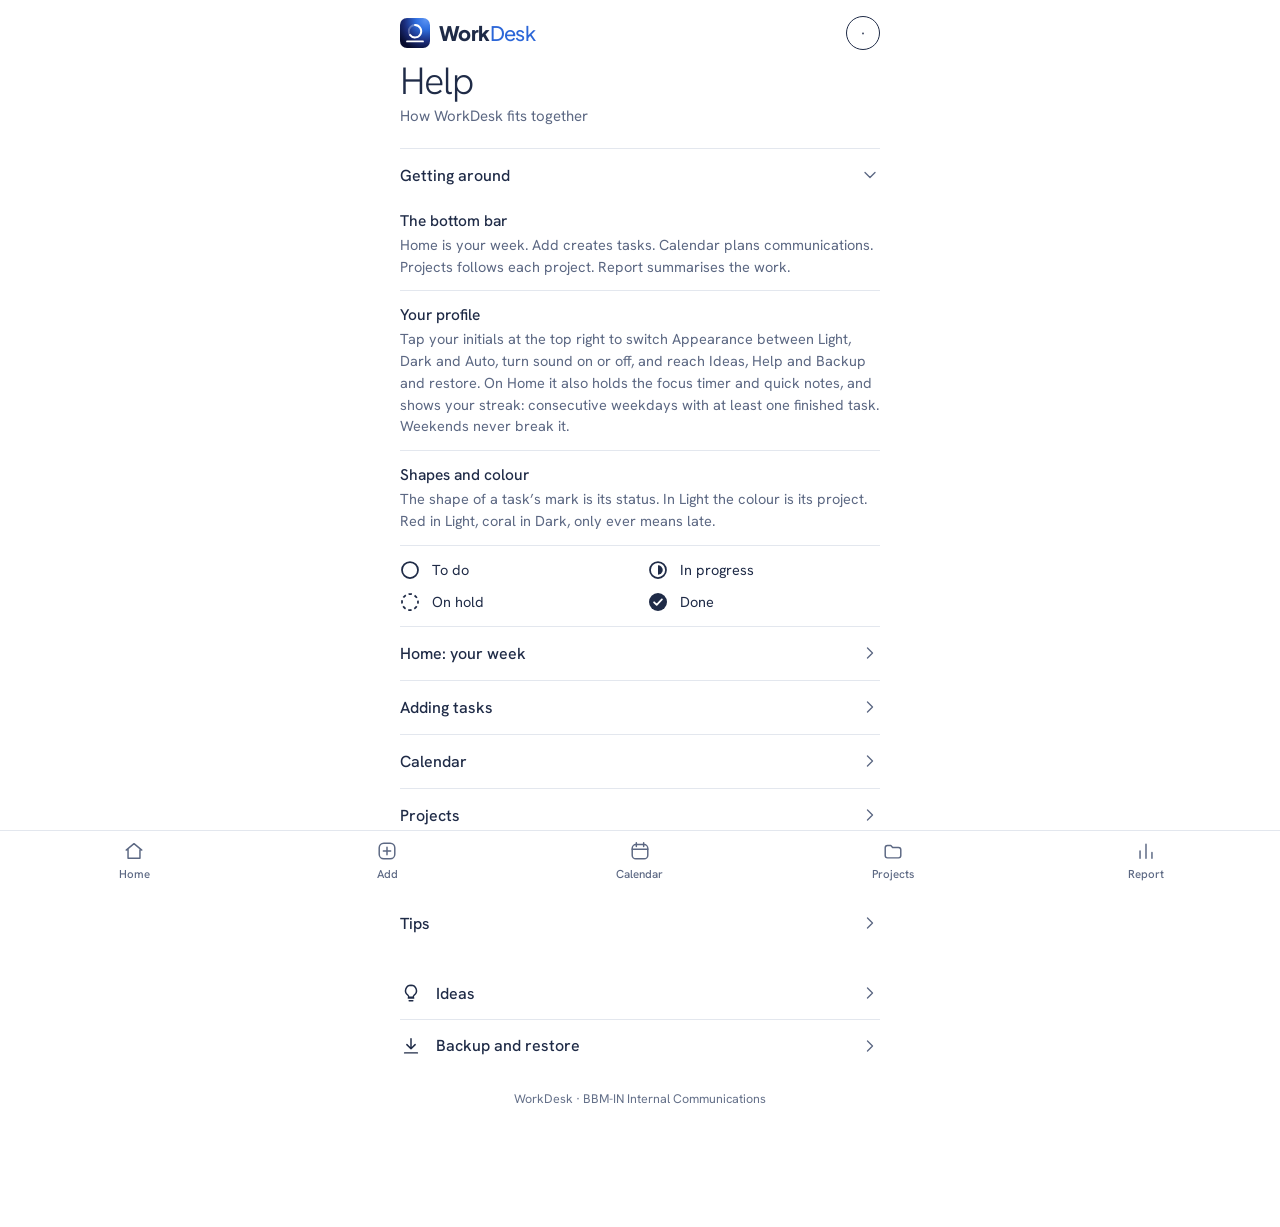
<file: help.html>
<!DOCTYPE html>
<html lang="en">
<head>
<meta charset="UTF-8">
<meta http-equiv="Cache-Control" content="no-cache, no-store, must-revalidate">
<meta http-equiv="Pragma" content="no-cache">
<meta http-equiv="Expires" content="0">
<meta name="viewport" content="width=device-width,initial-scale=1">
<title>WorkDesk — Help</title>
<link rel="icon" href="icons/favicon.ico" sizes="32x32 48x48">
<link rel="icon" href="icons/favicon.svg" type="image/svg+xml">
<link rel="apple-touch-icon" href="icons/apple-touch-icon.png">
<link rel="manifest" href="manifest.json">
<script>/* set the skin before first paint (js/theme.js owns the rest) */(function(){var c='theme-light';try{var m=localStorage.getItem('wd_mode')||'auto';if(m==='dark'||(m==='auto'&&window.matchMedia&&matchMedia('(prefers-color-scheme: dark)').matches))c='theme-dark';}catch(e){}document.documentElement.classList.add(c);})();</script>
<link rel="stylesheet" href="css/style.css">
<link rel="stylesheet" href="css/themes.css">
<link rel="stylesheet" href="css/ui.css?v=20261101">
</head>
<body>
<div class="wd-page" id="main" role="main">
  <header class="wd-appbar">
    <a href="index.html" class="wd-brand" aria-label="WorkDesk"><img class="wd-mark" src="icons/icon-mark.svg" alt="" width="30" height="30"><span class="wd-name"><b>Work</b><i>Desk</i></span></a>
    <button type="button" class="wd-av" id="me-btn" aria-label="Your profile and settings">·</button>
  </header>

  <div class="wd-title"><h1 class="wd-h1">Help</h1></div>
  <div class="wd-sub"><span>How WorkDesk fits together</span></div>

  <div class="rpt-fold hlp-fold">
    <button type="button" class="wd-disc" aria-expanded="true" aria-controls="hb-start" data-fold="start"><span>Getting around</span><svg width="20" height="20" viewBox="0 0 24 24" fill="none" stroke="currentColor" stroke-width="1.6" stroke-linecap="round" stroke-linejoin="round" aria-hidden="true"><path d="M9 6l6 6-6 6"/></svg></button>
    <div class="hlp-body" id="hb-start">
      <div class="hlp-i"><b>The bottom bar</b><p>Home is your week. Add creates tasks. Calendar plans communications. Projects follows each project. Report summarises the work.</p></div>
      <div class="hlp-i"><b>Your profile</b><p>Tap your initials at the top right to switch Appearance between Light, Dark and Auto, turn sound on or off, and reach Ideas, Help and Backup and restore. On Home it also holds the focus timer and quick notes, and shows your streak: consecutive weekdays with at least one finished task. Weekends never break it.</p></div>
      <div class="hlp-i"><b>Shapes and colour</b><p>The shape of a task’s mark is its status. In Light the colour is its project. Red in Light, coral in Dark, only ever means late.</p></div>
      <div class="hlp-legend" aria-label="Status shapes">
        <div><span data-glyph="todo"></span>To do</div>
        <div><span data-glyph="inprog"></span>In progress</div>
        <div><span data-glyph="onhold"></span>On hold</div>
        <div><span data-glyph="done"></span>Done</div>
      </div>
    </div>
  </div>
  <div class="rpt-fold hlp-fold">
    <button type="button" class="wd-disc" aria-expanded="false" aria-controls="hb-home" data-fold="home"><span>Home: your week</span><svg width="20" height="20" viewBox="0 0 24 24" fill="none" stroke="currentColor" stroke-width="1.6" stroke-linecap="round" stroke-linejoin="round" aria-hidden="true"><path d="M9 6l6 6-6 6"/></svg></button>
    <div class="hlp-body" id="hb-home" hidden>
      <div class="hlp-i"><b>This week</b><p>Mine shows what you planned for this week: Late, Today, then Later this week. Backlog, On hold and Done are folded underneath.</p></div>
      <div class="hlp-i"><b>Mark your part done</b><p>Tap a task’s shape. An Undo appears for a few seconds. Tap the shape on a finished task to reopen your part.</p></div>
      <div class="hlp-i"><b>Open a task</b><p>Tap the task itself to start it, put it on hold, add it to your week, set a reminder, edit its details, read the notes, and see each person’s part.</p></div>
      <div class="hlp-i"><b>Plan your week</b><p>Add to week moves a task from Backlog into This week. Ten active tasks fit at once, and finishing one frees a place.</p></div>
      <div class="hlp-i"><b>Routine</b><p>A task that repeats every week. Turn on Repeats every week when you add it, or choose Repeat every week in a task’s sheet. It appears at the top of This week without being added, does not use one of the ten places, and comes back as to do when a new week starts. Finish it and it moves to Done until then. A routine has no due date.</p></div>
      <div class="hlp-i"><b>Strategic</b><p>Mark a team task as Strategic when you add it, or in Edit details. A small star appears in front of its title. When you make a slide, strategic tasks finished in that period get their own dark band above the boxes, whichever project they belong to, and a star in their box. Switch the band off in the slide preview if you do not want it.</p></div>
      <div class="hlp-i"><b>Team</b><p>Team lists everyone with their progress. Open a person to see their tasks. Under them, the Done row shows how last week went (for example “2 of 4 last week”): open it to see what they finished from the tasks they pinned to that week, and what is still unfinished. Last week only appears for weeks the app has saved a plan for; a person’s plan is saved when they next open WorkDesk in a new week. The admin can mark a teammate’s part done and plan their week.</p></div>
      <div class="hlp-i"><b>Search</b><p>The magnifier beside the title opens search and filters. Type a task, a person or a project, or pick a chip such as Due today.</p></div>
    </div>
  </div>
  <div class="rpt-fold hlp-fold">
    <button type="button" class="wd-disc" aria-expanded="false" aria-controls="hb-add" data-fold="add"><span>Adding tasks</span><svg width="20" height="20" viewBox="0 0 24 24" fill="none" stroke="currentColor" stroke-width="1.6" stroke-linecap="round" stroke-linejoin="round" aria-hidden="true"><path d="M9 6l6 6-6 6"/></svg></button>
    <div class="hlp-body" id="hb-add" hidden>
      <div class="hlp-i"><b>The basics</b><p>Write the task, choose who it is for, then Add task. Due, Project and Priority are underneath. While you type, similar tasks that already exist are listed so you don’t add a duplicate.</p></div>
      <div class="hlp-i"><b>MBC and Individual</b><p>An MBC task is a team task, shown to everyone and counted in Report. An Individual task is personal and stays out of the team numbers.</p></div>
      <div class="hlp-i"><b>Each person’s part</b><p>After you choose people, you can write what each person is doing. It shows on the task.</p></div>
      <div class="hlp-i"><b>Project</b><p>Pick an existing project or type a new name. A project appears in Projects as soon as a task uses it.</p></div>
      <div class="hlp-i"><b>All tasks</b><p>At the bottom of the page. Open it to see every task, filter by date range, and edit or delete. Deleting asks for the admin password.</p></div>
    </div>
  </div>
  <div class="rpt-fold hlp-fold">
    <button type="button" class="wd-disc" aria-expanded="false" aria-controls="hb-cal" data-fold="cal"><span>Calendar</span><svg width="20" height="20" viewBox="0 0 24 24" fill="none" stroke="currentColor" stroke-width="1.6" stroke-linecap="round" stroke-linejoin="round" aria-hidden="true"><path d="M9 6l6 6-6 6"/></svg></button>
    <div class="hlp-body" id="hb-cal" hidden>
      <div class="hlp-i"><b>Plan a communication</b><p>Tap a day. Add a subject, pick a type and list the people involved. Switch on Also add it as a task to create a matching team task due that day.</p></div>
      <div class="hlp-i"><b>Types</b><p>Each type has its own shape: Video triangle, Blog square, Email diamond, Event disc, Social plus, Livestream ring, Other dash. The chips under the month show one type at a time.</p></div>
      <div class="hlp-i"><b>Status</b><p>Tap an item’s status to cycle Planned, Sent, Delayed. Delayed shows as late.</p></div>
      <div class="hlp-i"><b>The year and the view</b><p>Communications for the year are listed at the bottom, month by month. Landscape view shows subjects in each day on a wide screen. Everyone sees the same calendar, live.</p></div>
    </div>
  </div>
  <div class="rpt-fold hlp-fold">
    <button type="button" class="wd-disc" aria-expanded="false" aria-controls="hb-proj" data-fold="proj"><span>Projects</span><svg width="20" height="20" viewBox="0 0 24 24" fill="none" stroke="currentColor" stroke-width="1.6" stroke-linecap="round" stroke-linejoin="round" aria-hidden="true"><path d="M9 6l6 6-6 6"/></svg></button>
    <div class="hlp-body" id="hb-proj" hidden>
      <div class="hlp-i"><b>Switching projects</b><p>The chips at the top switch project. A dot on a chip means it has overdue tasks.</p></div>
      <div class="hlp-i"><b>What you see</b><p>A progress ring, then the tasks you have started in their own In progress group at the top (their half-filled circle gives off a slow ripple), then Late, Today and Later this week with the soonest due first. On hold, Done and Team are folded underneath.</p></div>
      <div class="hlp-i"><b>Actions</b><p>Add task opens Add with the project filled in. Edit changes the description and target date. Mark complete moves the project under Completed projects, with an Undo. If tasks are still open it asks whether to mark them done too; the Undo reverses both. Reopen brings it back.</p></div>
      <div class="hlp-i"><b>Merge projects</b><p>Merge under the title combines projects into one. Tick two or more, give the result a name, and every task moves to it, so the old names disappear from Home, Add, Calendar and Reports. Suggestions at the top spot names that start alike. On a project’s page, “Merge into another project” moves its tasks into one you pick. You have 8 seconds to Undo; after that the merge is permanent.</p></div>
      <div class="hlp-i"><b>New project</b><p>Use New project to start one before it has any tasks. A project’s name can’t change afterwards, because every task uses it.</p></div>
    </div>
  </div>
  <div class="rpt-fold hlp-fold">
    <button type="button" class="wd-disc" aria-expanded="false" aria-controls="hb-rpt" data-fold="rpt"><span>Report</span><svg width="20" height="20" viewBox="0 0 24 24" fill="none" stroke="currentColor" stroke-width="1.6" stroke-linecap="round" stroke-linejoin="round" aria-hidden="true"><path d="M9 6l6 6-6 6"/></svg></button>
    <div class="hlp-body" id="hb-rpt" hidden>
      <div class="hlp-i"><b>Four views</b><p>Quarterly is a quarter at a glance. Monthly lists a month’s team tasks, with filters. Weekly is this week’s digest. Performance shows one person or one project over a week, month, quarter or overall.</p></div>
      <div class="hlp-i"><b>Slide for management</b><p>The Slide button builds one PowerPoint slide for a month, a quarter or dates you choose. Rank up to four projects, biggest first; each becomes a coloured box sized by rank and lists the tasks finished in that period, with up to two still in progress. Everything else can be grouped as Other work. You can reword or hide tasks in the preview, which changes only the slide, not your tasks. Routines are not included. The colours change with every download (pick one by hand or turn that off in the preview).</p></div>
      <div class="hlp-i"><b>Share</b><p>The Share button copies a summary or opens a printable report you can save as a PDF. Which options appear depends on the view.</p></div>
      <div class="hlp-i"><b>What counts</b><p>Only MBC tasks count in the team numbers. Individual tasks stay out.</p></div>
    </div>
  </div>
  <div class="rpt-fold hlp-fold">
    <button type="button" class="wd-disc" aria-expanded="false" aria-controls="hb-tips" data-fold="tips"><span>Tips</span><svg width="20" height="20" viewBox="0 0 24 24" fill="none" stroke="currentColor" stroke-width="1.6" stroke-linecap="round" stroke-linejoin="round" aria-hidden="true"><path d="M9 6l6 6-6 6"/></svg></button>
    <div class="hlp-body" id="hb-tips" hidden>
      <div class="hlp-i"><b>Quick notes</b><p>A private scratchpad in your profile on Home. It syncs between your devices.</p></div>
      <div class="hlp-i"><b>Reminders</b><p>Open a task and tap Remind me. When it is due you get a sound and a notice, and you can snooze or dismiss it.</p></div>
      <div class="hlp-i"><b>Focus timer</b><p>Start it from your profile on Home. While it runs, the time left shows at the top.</p></div>
      <div class="hlp-i"><b>Install as an app</b><p>On Android, open the site in Chrome, tap the menu, then Add to Home screen. On iPhone, open it in Safari, tap Share, then Add to Home Screen.</p></div>
      <div class="hlp-i"><b>Refresh</b><p>On Home, pull down from the top to refresh. Updates also arrive on their own.</p></div>
    </div>
  </div>

  <nav class="hlp-more" aria-label="More">
    <a class="wd-mrow" href="ideas.html"><svg width="22" height="22" viewBox="0 0 24 24" fill="none" stroke="currentColor" stroke-width="1.6" stroke-linecap="round" stroke-linejoin="round" aria-hidden="true"><path d="M9 17.5h6M10 20.5h4M12 3.5a6 6 0 0 0-3.4 10.9c.6.5.9 1.1.9 1.6v.5h5v-.5c0-.5.3-1.1.9-1.6A6 6 0 0 0 12 3.5z"/></svg><span>Ideas</span><svg width="20" height="20" viewBox="0 0 24 24" fill="none" stroke="currentColor" stroke-width="1.6" stroke-linecap="round" stroke-linejoin="round" aria-hidden="true"><path d="M9 6l6 6-6 6"/></svg></a>
    <a class="wd-mrow" href="backup.html"><svg width="22" height="22" viewBox="0 0 24 24" fill="none" stroke="currentColor" stroke-width="1.6" stroke-linecap="round" stroke-linejoin="round" aria-hidden="true"><path d="M12 4v11M7.5 10.5 12 15l4.5-4.5M5 19.5h14"/></svg><span>Backup and restore</span><svg width="20" height="20" viewBox="0 0 24 24" fill="none" stroke="currentColor" stroke-width="1.6" stroke-linecap="round" stroke-linejoin="round" aria-hidden="true"><path d="M9 6l6 6-6 6"/></svg></a>
  </nav>
  <p class="hlp-foot">WorkDesk · BBM-IN Internal Communications</p>
</div>

<script type="module">
import { initShell } from './js/shell.js';
import { glyphSVG } from './js/ui.js';

initShell();

// the four status shapes, drawn by the same function the task rows use
document.querySelectorAll('[data-glyph]').forEach(el => { el.innerHTML = glyphSVG(el.dataset.glyph, 20); });

document.addEventListener('click', e => {
  const btn = e.target.closest('[data-fold]');
  if (!btn) return;
  const body = document.getElementById(btn.getAttribute('aria-controls'));
  const open = body.hidden;
  body.hidden = !open;
  btn.setAttribute('aria-expanded', open);
});
</script>
<script>
if ('serviceWorker' in navigator) {
  window.addEventListener('load', () => {
    navigator.serviceWorker.register('/workdesk-pwa/sw.js', { scope: '/workdesk-pwa/' });
  });
}
</script>

<div class="wd-nav-fade"></div>
<nav class="wd-nav" aria-label="Main">
  <a href="index.html"><svg width="22" height="22" viewBox="0 0 24 24" fill="none" stroke="currentColor" stroke-width="1.6" stroke-linecap="round" stroke-linejoin="round" aria-hidden="true"><path d="M3.5 11 12 4l8.5 7M5.5 9.5V20h13V9.5"/></svg>Home</a>
  <a href="input.html"><svg width="22" height="22" viewBox="0 0 24 24" fill="none" stroke="currentColor" stroke-width="1.6" stroke-linecap="round" stroke-linejoin="round" aria-hidden="true"><rect x="3.5" y="3.5" width="17" height="17" rx="5"/><path d="M12 8v8M8 12h8"/></svg>Add</a>
  <a href="calendar.html"><svg width="22" height="22" viewBox="0 0 24 24" fill="none" stroke="currentColor" stroke-width="1.6" stroke-linecap="round" stroke-linejoin="round" aria-hidden="true"><rect x="3.5" y="5" width="17" height="15.5" rx="4"/><path d="M3.5 10h17M8 3v4M16 3v4"/></svg>Calendar</a>
  <a href="projects.html"><svg width="22" height="22" viewBox="0 0 24 24" fill="none" stroke="currentColor" stroke-width="1.6" stroke-linecap="round" stroke-linejoin="round" aria-hidden="true"><path d="M3.5 8.5a2.5 2.5 0 0 1 2.5-2.5h3.6l2 2.2H18a2.5 2.5 0 0 1 2.5 2.5V17a2.5 2.5 0 0 1-2.5 2.5H6A2.5 2.5 0 0 1 3.5 17z"/></svg>Projects</a>
  <a href="report.html"><svg width="22" height="22" viewBox="0 0 24 24" fill="none" stroke="currentColor" stroke-width="1.6" stroke-linecap="round" stroke-linejoin="round" aria-hidden="true"><path d="M5.5 20V12M12 20V4.5M18.5 20v-6.5"/></svg>Report</a>
</nav>
</body>
</html>
</file>
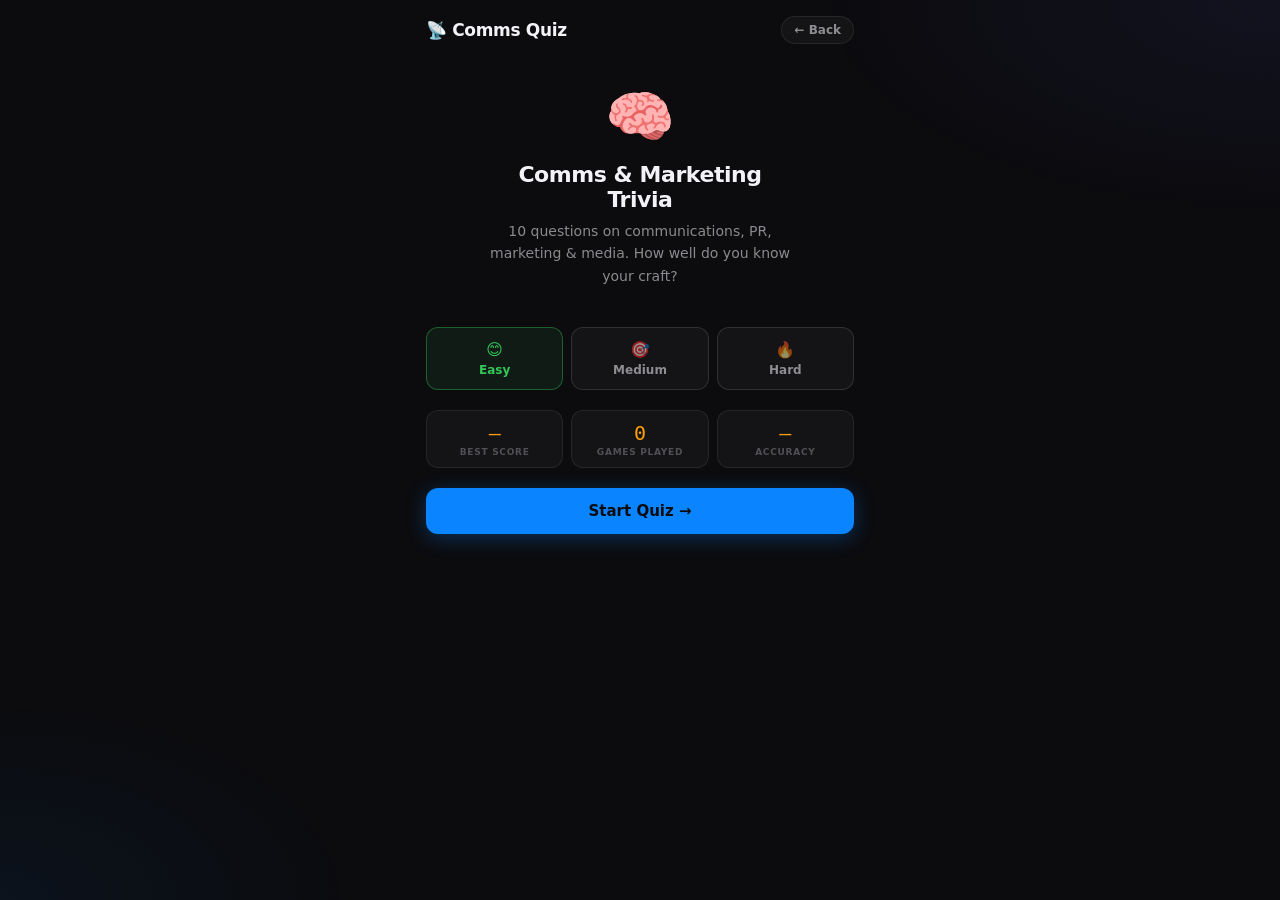
<file: quiz.html>
<!DOCTYPE html>
<html lang="en">
<head>
<meta charset="UTF-8">
<meta name="viewport" content="width=device-width,initial-scale=1,user-scalable=no">
<title>WorkDesk Comms Quiz</title>
<style>
*,*::before,*::after{box-sizing:border-box;margin:0;padding:0}

:root{
  --bg:#0c0c0f;
  --bg2:#141417;
  --bg3:#1c1c21;
  --neon:#0a84ff;
  --green:#34c759;
  --amber:#ff9f0a;
  --red:#ff453a;
  --purple:#5e5ce6;
  --text:#f2f2f7;
  --text2:rgba(242,242,247,.55);
  --text3:rgba(242,242,247,.28);
  --border:rgba(255,255,255,.08);
  --border2:rgba(255,255,255,.12);
}

html,body{
  min-height:100%;
  background:var(--bg);
  color:var(--text);
  font-family:'DM Sans',system-ui,sans-serif;
  -webkit-font-smoothing:antialiased;
}

body::before{
  content:'';
  position:fixed;inset:0;
  background:
    radial-gradient(ellipse 60% 40% at 100% 0%,rgba(94,92,230,.08) 0%,transparent 60%),
    radial-gradient(ellipse 50% 40% at 0% 100%,rgba(10,132,255,.06) 0%,transparent 55%);
  pointer-events:none;z-index:0;
}

.wrap{
  position:relative;z-index:1;
  max-width:460px;margin:0 auto;
  padding:16px 16px 40px;
  min-height:100vh;
  display:flex;flex-direction:column;
}

/* NAV */
.q-nav{
  display:flex;align-items:center;justify-content:space-between;
  margin-bottom:16px;
}
.q-title{font-size:17px;font-weight:800;letter-spacing:-.02em}
.q-back{
  font-size:12px;font-weight:700;color:var(--text2);
  background:var(--bg2);border:1px solid var(--border);
  padding:6px 12px;border-radius:20px;cursor:pointer;
  text-decoration:none;transition:all .15s;
}
.q-back:hover{color:var(--text)}

/* SCREEN SWITCHER */
.screen{display:none}
.screen.active{display:flex;flex-direction:column;flex:1}

/* ── START SCREEN ── */
.start-hero{
  text-align:center;padding:24px 0 20px;
}
.start-emoji{font-size:56px;margin-bottom:12px}
.start-h{font-size:22px;font-weight:800;letter-spacing:-.02em;margin-bottom:8px}
.start-sub{font-size:14px;color:var(--text2);line-height:1.6;max-width:300px;margin:0 auto 20px}

.diff-row{display:flex;gap:8px;margin-bottom:20px}
.diff-btn{
  flex:1;padding:12px 8px;border-radius:12px;
  border:1.5px solid var(--border2);background:var(--bg2);
  color:var(--text2);font-family:inherit;font-size:12px;font-weight:700;
  cursor:pointer;transition:all .15s;text-align:center;
}
.diff-btn:active{transform:scale(.96)}
.diff-btn.sel-easy  {background:rgba(52,199,89,.08); border-color:rgba(52,199,89,.4); color:var(--green)}
.diff-btn.sel-medium{background:rgba(255,159,10,.08);border-color:rgba(255,159,10,.4);color:var(--amber)}
.diff-btn.sel-hard  {background:rgba(255,69,58,.08); border-color:rgba(255,69,58,.4); color:var(--red)}
.diff-label{font-size:16px;margin-bottom:4px}

.start-stats{
  display:flex;gap:8px;margin-bottom:20px;
}
.start-stat{
  flex:1;background:var(--bg2);border:1px solid var(--border);
  border-radius:12px;padding:10px;text-align:center;
}
.start-stat-n{font-family:'JetBrains Mono',monospace;font-size:20px;font-weight:500;color:var(--amber)}
.start-stat-l{font-size:9px;font-weight:700;color:var(--text3);text-transform:uppercase;letter-spacing:.08em;margin-top:2px}

.btn-primary{
  width:100%;padding:14px;border-radius:12px;border:none;
  background:var(--neon);color:#0c0c0f;
  font-family:inherit;font-size:15px;font-weight:700;
  cursor:pointer;transition:all .15s;
  box-shadow:0 4px 20px rgba(10,132,255,.3);
}
.btn-primary:hover{filter:brightness(1.08);transform:translateY(-1px)}
.btn-primary:active{transform:scale(.97)}

/* ── QUIZ SCREEN ── */
.q-progress-wrap{margin-bottom:14px}
.q-progress-row{
  display:flex;align-items:center;justify-content:space-between;
  font-size:11px;color:var(--text2);font-weight:700;margin-bottom:6px;
}
.q-progress-bar{
  height:4px;background:var(--bg3);border-radius:2px;overflow:hidden;
}
.q-progress-fill{
  height:100%;background:var(--neon);border-radius:2px;
  transition:width .4s cubic-bezier(.4,0,.2,1);
}

.q-timer-row{
  display:flex;align-items:center;justify-content:space-between;
  margin-bottom:12px;
}
.q-cat{
  font-size:10px;font-weight:700;color:var(--text3);
  text-transform:uppercase;letter-spacing:.1em;
}
.q-timer{
  font-family:'JetBrains Mono',monospace;
  font-size:14px;font-weight:500;
  padding:4px 10px;border-radius:10px;
  background:var(--bg2);border:1px solid var(--border);
  transition:color .3s,border-color .3s,background .3s;
}
.q-timer.warn{color:var(--amber);border-color:rgba(255,159,10,.3);background:rgba(255,159,10,.06)}
.q-timer.danger{color:var(--red);border-color:rgba(255,69,58,.3);background:rgba(255,69,58,.06)}

.q-card{
  background:var(--bg2);border:1px solid var(--border2);
  border-radius:18px;padding:20px 18px;margin-bottom:14px;
  box-shadow:0 1px 0 rgba(255,255,255,.06) inset, 0 4px 24px rgba(0,0,0,.4);
  min-height:100px;
  display:flex;align-items:center;
}
.q-text{
  font-size:16px;font-weight:600;line-height:1.5;color:var(--text);
}

.q-options{display:flex;flex-direction:column;gap:8px;margin-bottom:16px}
.q-opt{
  padding:13px 16px;border-radius:12px;
  border:1.5px solid var(--border2);background:var(--bg2);
  color:var(--text);font-family:inherit;font-size:14px;font-weight:500;
  cursor:pointer;text-align:left;transition:all .15s;
  -webkit-tap-highlight-color:transparent;
  position:relative;overflow:hidden;
}
.q-opt:hover:not(:disabled){border-color:rgba(10,132,255,.4);color:var(--text)}
.q-opt:active:not(:disabled){transform:scale(.98)}
.q-opt:disabled{cursor:default}
.q-opt.correct{
  border-color:var(--green)!important;
  background:rgba(52,199,89,.1)!important;
  color:var(--green)!important;
}
.q-opt.wrong{
  border-color:var(--red)!important;
  background:rgba(255,69,58,.08)!important;
  color:var(--red)!important;
}
.q-opt.reveal{
  border-color:rgba(52,199,89,.3)!important;
  background:rgba(52,199,89,.05)!important;
  color:rgba(52,199,89,.6)!important;
}

.q-score-live{
  display:flex;gap:8px;align-items:center;
  font-size:12px;color:var(--text2);font-weight:600;
}
.q-score-badge{
  background:var(--bg3);border:1px solid var(--border);
  border-radius:20px;padding:3px 10px;
  font-family:'JetBrains Mono',monospace;
  font-size:13px;color:var(--neon);font-weight:500;
}

/* Feedback toast */
.q-feedback{
  position:fixed;top:16px;left:50%;transform:translateX(-50%) translateY(-80px);
  background:var(--bg3);border:1px solid var(--border2);
  border-radius:12px;padding:10px 18px;
  font-size:13px;font-weight:700;
  transition:transform .3s cubic-bezier(.34,1.56,.64,1);
  z-index:99;white-space:nowrap;
}
.q-feedback.show{transform:translateX(-50%) translateY(0)}
.q-feedback.good{border-color:rgba(52,199,89,.4);color:var(--green)}
.q-feedback.bad {border-color:rgba(255,69,58,.3); color:var(--red)}

/* ── RESULTS SCREEN ── */
.result-hero{text-align:center;padding:20px 0 16px}
.result-emoji{font-size:52px;margin-bottom:10px}
.result-rank{
  font-size:15px;font-weight:800;letter-spacing:.04em;text-transform:uppercase;
  margin-bottom:4px;
}
.result-score{
  font-family:'JetBrains Mono',monospace;
  font-size:48px;font-weight:500;line-height:1;margin-bottom:4px;
}
.result-sub{font-size:13px;color:var(--text2);margin-bottom:20px}

.result-grid{
  display:grid;grid-template-columns:1fr 1fr;gap:8px;margin-bottom:16px;
}
.result-stat{
  background:var(--bg2);border:1px solid var(--border);
  border-radius:12px;padding:12px;text-align:center;
}
.result-stat-n{font-family:'JetBrains Mono',monospace;font-size:22px;font-weight:500;line-height:1;margin-bottom:3px}
.result-stat-l{font-size:9px;font-weight:700;color:var(--text3);text-transform:uppercase;letter-spacing:.08em}

.result-breakdown{
  background:var(--bg2);border:1px solid var(--border);
  border-radius:14px;padding:14px;margin-bottom:16px;
}
.result-row{
  display:flex;align-items:center;gap:8px;padding:6px 0;
  border-bottom:1px solid var(--border);font-size:12px;
}
.result-row:last-child{border-bottom:none}
.result-row-q{flex:1;color:var(--text2);line-height:1.4}
.result-row-icon{font-size:14px;flex-shrink:0}

.btn-secondary{
  width:100%;padding:12px;border-radius:12px;
  border:1.5px solid var(--border2);background:none;
  color:var(--text2);font-family:inherit;font-size:14px;font-weight:700;
  cursor:pointer;transition:all .15s;margin-top:8px;
}
.btn-secondary:hover{border-color:var(--border2);color:var(--text)}
.btn-secondary:active{transform:scale(.97)}
</style>
</head>
<body>
<div class="q-feedback" id="feedback"></div>
<div class="wrap">
  <div class="q-nav">
    <div class="q-title">📡 Comms Quiz</div>
    <a class="q-back" href="index.html">← Back</a>
  </div>

  <!-- START -->
  <div class="screen active" id="screen-start">
    <div class="start-hero">
      <div class="start-emoji">🧠</div>
      <div class="start-h">Comms & Marketing<br>Trivia</div>
      <div class="start-sub">10 questions on communications, PR, marketing & media. How well do you know your craft?</div>
    </div>

    <div class="diff-row">
      <button class="diff-btn sel-easy" id="d-easy" onclick="setDiff('easy')">
        <div class="diff-label">😊</div>Easy
      </button>
      <button class="diff-btn" id="d-medium" onclick="setDiff('medium')">
        <div class="diff-label">🎯</div>Medium
      </button>
      <button class="diff-btn" id="d-hard" onclick="setDiff('hard')">
        <div class="diff-label">🔥</div>Hard
      </button>
    </div>

    <div class="start-stats">
      <div class="start-stat">
        <div class="start-stat-n" id="ss-best">—</div>
        <div class="start-stat-l">Best Score</div>
      </div>
      <div class="start-stat">
        <div class="start-stat-n" id="ss-played">—</div>
        <div class="start-stat-l">Games Played</div>
      </div>
      <div class="start-stat">
        <div class="start-stat-n" id="ss-acc">—</div>
        <div class="start-stat-l">Accuracy</div>
      </div>
    </div>
    <button class="btn-primary" onclick="startQuiz()">Start Quiz →</button>
  </div>

  <!-- QUIZ -->
  <div class="screen" id="screen-quiz">
    <div class="q-progress-wrap">
      <div class="q-progress-row">
        <span id="q-num">Q1 of 10</span>
        <div class="q-score-live">Score <span class="q-score-badge" id="q-score-live">0</span></div>
      </div>
      <div class="q-progress-bar"><div class="q-progress-fill" id="q-prog" style="width:0%"></div></div>
    </div>

    <div class="q-timer-row">
      <div class="q-cat" id="q-cat">Category</div>
      <div class="q-timer" id="q-timer">15s</div>
    </div>

    <div class="q-card"><div class="q-text" id="q-text">Loading…</div></div>

    <div class="q-options" id="q-opts"></div>
  </div>

  <!-- RESULTS -->
  <div class="screen" id="screen-results">
    <div class="result-hero">
      <div class="result-emoji" id="r-emoji">🎉</div>
      <div class="result-rank" id="r-rank" style="color:var(--amber)">Senior Strategist</div>
      <div class="result-score" id="r-score" style="color:var(--neon)">0</div>
      <div class="result-sub" id="r-sub">8 of 10 correct · 45s avg</div>
    </div>
    <div class="result-grid">
      <div class="result-stat"><div class="result-stat-n" id="r-correct" style="color:var(--green)">0</div><div class="result-stat-l">Correct</div></div>
      <div class="result-stat"><div class="result-stat-n" id="r-wrong"   style="color:var(--red)">0</div><div class="result-stat-l">Wrong</div></div>
      <div class="result-stat"><div class="result-stat-n" id="r-streak"  style="color:var(--purple)">0</div><div class="result-stat-l">Best Streak</div></div>
      <div class="result-stat"><div class="result-stat-n" id="r-time"    style="color:var(--amber)">0s</div><div class="result-stat-l">Avg Time</div></div>
    </div>
    <div class="result-breakdown" id="r-breakdown"></div>
    <button class="btn-primary" onclick="startQuiz()">Play Again</button>
    <button class="btn-secondary" onclick="showScreen('start')">Change Difficulty</button>
  </div>
</div>

<script>
// ── QUESTION BANK ──────────────────────────────────────────────────────────
const QUESTIONS = [
  // EASY
  {q:"What does PR stand for in communications?",a:["Public Relations","Press Release","Promotional Range","Public Reach"],c:0,cat:"PR Basics",d:"easy"},
  {q:"Which social media platform is primarily used for professional networking?",a:["Instagram","TikTok","LinkedIn","Snapchat"],c:2,cat:"Social Media",d:"easy"},
  {q:"What is a press release?",a:["A social media post","An official statement issued to media","A paid advertisement","An internal memo"],c:1,cat:"PR Basics",d:"easy"},
  {q:"What does 'target audience' mean in marketing?",a:["The total number of followers","A specific group of people you want to reach","All employees in a company","The media outlets you contact"],c:1,cat:"Marketing",d:"easy"},
  {q:"What is a brand?",a:["Just a company logo","A product's price point","The identity and perception of a company or product","A type of advertisement"],c:2,cat:"Branding",d:"easy"},
  {q:"What is 'earned media'?",a:["Paid advertising","Coverage you've paid for","Free publicity gained through PR efforts","Social media posts"],c:2,cat:"Media",d:"easy"},
  {q:"What does SEO stand for?",a:["Social Engagement Optimization","Search Engine Optimization","Strategic Editorial Output","Subscriber Engagement Online"],c:1,cat:"Digital",d:"easy"},
  {q:"Which element is NOT typically in a press release?",a:["Headline","Contact information","Financial projections","Dateline"],c:2,cat:"PR Basics",d:"easy"},
  {q:"What is a 'call to action' (CTA)?",a:["A phone call to a journalist","A prompt asking the audience to do something","A type of email subject line","A crisis response strategy"],c:1,cat:"Marketing",d:"easy"},
  {q:"What is 'internal communications'?",a:["Emails to external clients","Messaging between employees within an organization","Social media management","Press releases to media"],c:1,cat:"Corporate Comms",d:"easy"},
  {q:"Which metric measures how many people saw your content?",a:["Engagement rate","Click-through rate","Reach/Impressions","Conversion rate"],c:2,cat:"Analytics",d:"easy"},
  {q:"What is a 'media kit'?",a:["A box of cameras","A package of information about your brand for media","A type of press conference","A social media calendar"],c:1,cat:"PR Basics",d:"easy"},

  // MEDIUM
  {q:"The PESO model in PR stands for which four media types?",a:["Paid, Earned, Shared, Owned","Press, Editorial, Social, Online","Public, External, Shared, Official","Planned, Executed, Shared, Observed"],c:0,cat:"PR Strategy",d:"medium"},
  {q:"What is 'share of voice' in marketing analytics?",a:["The number of podcast episodes","Your brand's presence vs competitors in a market","The volume of your advertisements","How loud your brand speaks"],c:1,cat:"Analytics",d:"medium"},
  {q:"What is the primary purpose of a communications strategy?",a:["To increase sales directly","To outline how an org will communicate with stakeholders","To manage social media accounts","To train the PR team"],c:1,cat:"Strategy",d:"medium"},
  {q:"What is 'crisis communications'?",a:["A communications training program","Managing information during a negative event to protect reputation","Daily internal newsletters","Emergency broadcast systems"],c:1,cat:"Crisis Comms",d:"medium"},
  {q:"In content marketing, what does 'evergreen content' mean?",a:["Content about environmental topics","Content that remains relevant long after publication","Seasonal campaign content","Content with green branding"],c:1,cat:"Content",d:"medium"},
  {q:"What is 'thought leadership' in B2B communications?",a:["Hosting internal training sessions","Positioning executives as experts in their field through content","Managing press conferences","Creating product documentation"],c:1,cat:"Corporate Comms",d:"medium"},
  {q:"What does 'A/B testing' mean in communications?",a:["Testing in two different markets","Comparing two versions to see which performs better","A billing model for agencies","Testing for two audiences simultaneously"],c:1,cat:"Digital",d:"medium"},
  {q:"What is the 'inverted pyramid' in journalism?",a:["A design technique for visuals","A story structure: most important info first","A social media posting schedule","A PR crisis framework"],c:1,cat:"Journalism",d:"medium"},
  {q:"What does KPI stand for in marketing?",a:["Key Press Initiative","Key Performance Indicator","Knowledge-based PR Index","Known Publishing Information"],c:1,cat:"Analytics",d:"medium"},
  {q:"What is an 'editorial calendar'?",a:["A journalist's appointment book","A planned schedule for content creation and publication","A list of media contacts","A social media algorithm"],c:1,cat:"Content",d:"medium"},
  {q:"What is 'newsjacking' in PR?",a:["Stealing competitor press releases","Inserting your brand into a trending news story","Hacking media databases","Publishing fake news"],c:1,cat:"PR Strategy",d:"medium"},
  {q:"What is 'stakeholder communications'?",a:["Messages to customers only","Tailored communications to all parties with an interest in your org","Annual reports only","Social media strategy"],c:1,cat:"Corporate Comms",d:"medium"},

  // HARD
  {q:"Which communication theory suggests media shapes what people think ABOUT (not what they think)?",a:["Uses and gratifications","Agenda-setting theory","Two-step flow model","Spiral of silence"],c:1,cat:"Comms Theory",d:"hard"},
  {q:"What is the 'third-person effect' in communications?",a:["Three-step communication model","Belief that media influences others more than yourself","Third party PR agencies","Three stakeholder approach"],c:1,cat:"Comms Theory",d:"hard"},
  {q:"In integrated marketing communications (IMC), what is the core principle?",a:["Using only digital channels","Consistent message across all channels and touchpoints","Prioritizing earned media","Separating B2B and B2C strategies"],c:1,cat:"Marketing",d:"hard"},
  {q:"What does 'media framing' mean?",a:["Designing ads for different screen sizes","How media presents information to shape audience perception","The layout of a newspaper","A video production technique"],c:1,cat:"Media Theory",d:"hard"},
  {q:"What is 'issues management' in corporate communications?",a:["Managing employee complaints","Proactively identifying and addressing potential PR problems before they become crises","Managing social media comments","Technical content writing"],c:1,cat:"Crisis Comms",d:"hard"},
  {q:"The 'Excellence Theory' of PR (Grunig & Hunt) advocates for which communication model?",a:["One-way asymmetric","Press agentry","Two-way symmetric","Public information"],c:2,cat:"Comms Theory",d:"hard"},
  {q:"What is 'dark social' in digital marketing?",a:["Negative social media campaigns","Private sharing of content (messaging apps, email) not trackable by analytics","Black hat social media tactics","Social media for niche audiences"],c:1,cat:"Digital",d:"hard"},
  {q:"What is 'astroturfing' in PR?",a:["Outdoor event branding","Creating false impression of grassroots public support for a campaign","A type of guerrilla marketing","Live streaming events outdoors"],c:1,cat:"PR Ethics",d:"hard"},
  {q:"What does PESO's 'Shared' media primarily refer to?",a:["Content shared between agencies","User-generated and social media content","Co-branded partnerships","Shared editorial calendars"],c:1,cat:"PR Strategy",d:"hard"},
  {q:"What is the 'two-step flow' theory of communication?",a:["A two-phase content strategy","Media → Opinion leaders → General public","Two-way symmetric communication","A dual social media approach"],c:1,cat:"Comms Theory",d:"hard"},
  {q:"In crisis PR, what is the 'golden hour'?",a:["The best time to post on social media","The critical first hour after a crisis breaks, where response speed is vital","Award time at PR events","Peak media coverage hour"],c:1,cat:"Crisis Comms",d:"hard"},
  {q:"What is 'parasocial interaction' in media communications?",a:["Social media advertising","One-sided emotional relationships audiences form with media figures","Cross-platform social strategy","Parallel social media accounts"],c:1,cat:"Media Theory",d:"hard"},
];

// ── STATE ──────────────────────────────────────────────────────────────────
let difficulty = 'easy';
let gameQuestions = [], qIndex = 0, score = 0;
let correct = 0, wrong = 0, streak = 0, bestStreak = 0;
let timerInterval, timeLeft, timeUsed = [];
let answered = false;
const Q_TIME = {easy:20, medium:15, hard:10};

// ── STATS ──────────────────────────────────────────────────────────────────
function loadStats() {
  try { return JSON.parse(localStorage.getItem('wd_quiz_stats')||'{}'); } catch(e){return{};}
}
function saveStats(s) { localStorage.setItem('wd_quiz_stats', JSON.stringify(s)); }

function updateStartStats() {
  const s = loadStats();
  document.getElementById('ss-best').textContent    = s.best     || '—';
  document.getElementById('ss-played').textContent  = s.played   || '0';
  document.getElementById('ss-acc').textContent     = s.totalQ   ? Math.round(s.totalC/s.totalQ*100)+'%' : '—';
}

// ── DIFFICULTY ─────────────────────────────────────────────────────────────
function setDiff(d) {
  difficulty = d;
  ['easy','medium','hard'].forEach(x => {
    const btn = document.getElementById('d-'+x);
    btn.className = 'diff-btn' + (x===d ? ' sel-'+x : '');
  });
}

// ── SCREEN ─────────────────────────────────────────────────────────────────
function showScreen(id) {
  document.querySelectorAll('.screen').forEach(s=>s.classList.remove('active'));
  document.getElementById('screen-'+id).classList.add('active');
}
window.showScreen = showScreen;

// ── START ──────────────────────────────────────────────────────────────────
window.startQuiz = () => {
  // Pick 10 questions for chosen difficulty + mix in a couple from others
  const pool = QUESTIONS.filter(q=>q.d===difficulty);
  const others = QUESTIONS.filter(q=>q.d!==difficulty);
  const shufflePool = [...pool].sort(()=>Math.random()-.5);
  const shuffleOthers = [...others].sort(()=>Math.random()-.5);
  // 8 from chosen difficulty, 2 from others
  gameQuestions = [...shufflePool.slice(0,8), ...shuffleOthers.slice(0,2)].sort(()=>Math.random()-.5);

  qIndex=0; score=0; correct=0; wrong=0; streak=0; bestStreak=0; timeUsed=[];
  answered=false;
  showScreen('quiz');
  renderQuestion();
};

// ── QUESTION ───────────────────────────────────────────────────────────────
function renderQuestion() {
  const q = gameQuestions[qIndex];
  answered = false;

  document.getElementById('q-num').textContent       = `Q${qIndex+1} of ${gameQuestions.length}`;
  document.getElementById('q-score-live').textContent = score;
  document.getElementById('q-cat').textContent        = q.cat;
  document.getElementById('q-text').textContent       = q.q;
  document.getElementById('q-prog').style.width       = (qIndex/gameQuestions.length*100)+'%';

  // Shuffle options
  const opts = q.a.map((text,i)=>({text,origIdx:i})).sort(()=>Math.random()-.5);
  const correctOptIdx = opts.findIndex(o=>o.origIdx===q.c);

  document.getElementById('q-opts').innerHTML = opts.map((o,i)=>`
    <button class="q-opt" id="opt-${i}" onclick="answer(${i},${o.origIdx===q.c},${correctOptIdx})">
      ${o.text}
    </button>
  `).join('');

  startTimer(Q_TIME[q.d]||15);
}

// ── TIMER ──────────────────────────────────────────────────────────────────
function startTimer(t) {
  clearInterval(timerInterval);
  timeLeft = t;
  updateTimerEl();
  timerInterval = setInterval(()=>{
    timeLeft--;
    updateTimerEl();
    if(timeLeft<=0){
      clearInterval(timerInterval);
      if(!answered) timeOut();
    }
  },1000);
}

function updateTimerEl(){
  const el = document.getElementById('q-timer');
  el.textContent = timeLeft+'s';
  el.className = 'q-timer' + (timeLeft<=5?' danger':timeLeft<=8?' warn':'');
}

function timeOut() {
  answered = true;
  // Reveal correct answer
  const q = gameQuestions[qIndex];
  const opts = document.querySelectorAll('.q-opt');
  opts.forEach(o=>o.disabled=true);
  // Find correct button
  opts.forEach((o,i)=>{
    if(o.textContent.trim()===q.a[q.c]) o.classList.add('correct');
  });
  wrong++; streak=0;
  timeUsed.push(Q_TIME[q.d]||15);
  showFeedback('⏰ Time\'s up!', false);
  setTimeout(nextQuestion, 1800);
}

// ── ANSWER ─────────────────────────────────────────────────────────────────
window.answer = (clickedIdx, isCorrect, correctIdx) => {
  if(answered) return;
  answered = true;
  clearInterval(timerInterval);
  timeUsed.push((Q_TIME[gameQuestions[qIndex].d]||15) - timeLeft);

  const opts = document.querySelectorAll('.q-opt');
  opts.forEach(o=>o.disabled=true);
  opts[clickedIdx].classList.add(isCorrect?'correct':'wrong');
  if(!isCorrect) opts[correctIdx].classList.add('reveal');

  if(isCorrect) {
    const timeBonus = Math.max(0, timeLeft);
    const diff_mult = {easy:1,medium:1.5,hard:2}[gameQuestions[qIndex].d]||1;
    const pts = Math.round((100 + timeBonus*5) * diff_mult);
    score += pts;
    correct++; streak++;
    if(streak>bestStreak) bestStreak=streak;
    showFeedback('✓ Correct! +'+pts, true);
  } else {
    wrong++; streak=0;
    showFeedback('✗ Wrong', false);
  }

  document.getElementById('q-score-live').textContent = score;
  setTimeout(nextQuestion, 1600);
};

function nextQuestion() {
  qIndex++;
  if(qIndex >= gameQuestions.length) { showResults(); return; }
  renderQuestion();
}

// ── FEEDBACK TOAST ─────────────────────────────────────────────────────────
let feedbackTimeout;
function showFeedback(msg, good) {
  clearTimeout(feedbackTimeout);
  const el = document.getElementById('feedback');
  el.textContent = msg;
  el.className = 'q-feedback show ' + (good?'good':'bad');
  feedbackTimeout = setTimeout(()=>{ el.classList.remove('show'); }, 1400);
}

// ── RESULTS ────────────────────────────────────────────────────────────────
function showResults() {
  showScreen('results');
  const pct = Math.round(correct/gameQuestions.length*100);
  const avgTime = timeUsed.length ? Math.round(timeUsed.reduce((a,b)=>a+b,0)/timeUsed.length) : 0;

  const ranks = [
    {min:90,r:'🏆 CMO',   color:'#ff9f0a', e:'🏆'},
    {min:75,r:'🎯 Director',color:'var(--neon)',e:'🎯'},
    {min:60,r:'💡 Senior Strategist',color:'var(--purple)',e:'💡'},
    {min:45,r:'📋 Strategist',color:'var(--green)',e:'📋'},
    {min:25,r:'📚 Analyst',color:'var(--text2)',e:'📚'},
    {min:0, r:'🌱 Intern',  color:'var(--text3)',e:'🌱'},
  ];
  const rank = ranks.find(r=>pct>=r.min) || ranks[ranks.length-1];

  document.getElementById('r-emoji').textContent    = rank.e;
  document.getElementById('r-rank').textContent     = rank.r;
  document.getElementById('r-rank').style.color     = rank.color;
  document.getElementById('r-score').textContent    = score;
  document.getElementById('r-score').style.color    = rank.color;
  document.getElementById('r-sub').textContent      = `${correct} of ${gameQuestions.length} correct · ${avgTime}s avg`;
  document.getElementById('r-correct').textContent  = correct;
  document.getElementById('r-wrong').textContent    = wrong;
  document.getElementById('r-streak').textContent   = bestStreak;
  document.getElementById('r-time').textContent     = avgTime+'s';

  // Breakdown
  document.getElementById('r-breakdown').innerHTML =
    '<div style="font-size:10px;font-weight:700;color:var(--text3);text-transform:uppercase;letter-spacing:.1em;margin-bottom:10px">Question Review</div>' +
    gameQuestions.map((q,i)=>{
      // We stored answered correctly per question — use simple heuristic
      return `<div class="result-row">
        <div class="result-row-icon">${timeUsed[i]!==undefined?'—':'?'}</div>
        <div class="result-row-q">${q.q.length>60?q.q.slice(0,58)+'…':q.q}</div>
        <div style="font-size:10px;color:var(--text3);flex-shrink:0">${q.cat}</div>
      </div>`;
    }).join('');

  // Save stats
  const s = loadStats();
  s.played  = (s.played||0)+1;
  s.best    = Math.max(s.best||0, score);
  s.totalQ  = (s.totalQ||0)+gameQuestions.length;
  s.totalC  = (s.totalC||0)+correct;
  saveStats(s);
}

// ── INIT ──────────────────────────────────────────────────────────────────
updateStartStats();
</script>
</body>
</html>
</file>
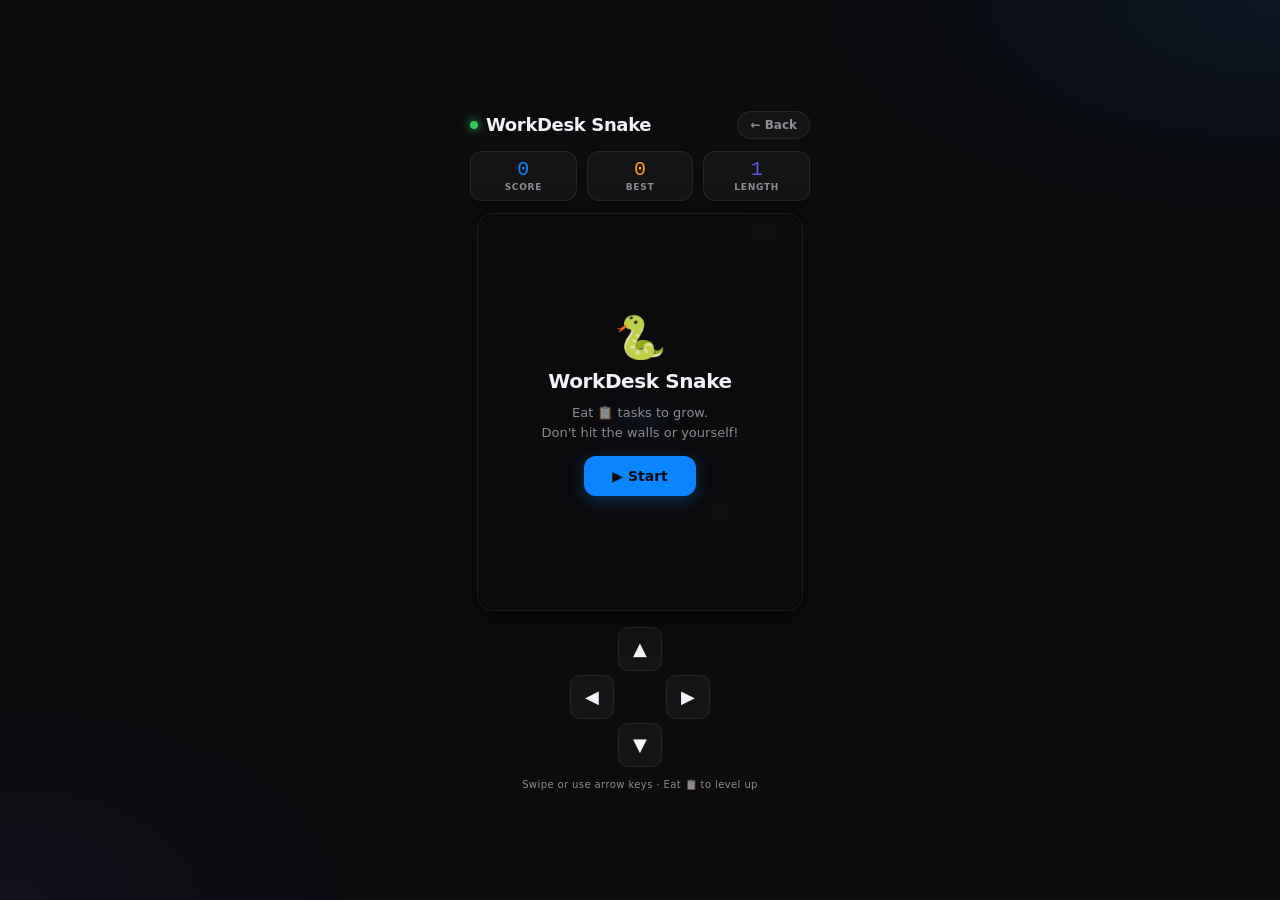
<file: snake.html>
<!DOCTYPE html>
<html lang="en">
<head>
<meta charset="UTF-8">
<meta name="viewport" content="width=device-width,initial-scale=1,user-scalable=no">
<title>WorkDesk Snake</title>
<style>
*,*::before,*::after{box-sizing:border-box;margin:0;padding:0}

:root{
  --bg:#0c0c0f;
  --bg2:#141417;
  --bg3:#1c1c21;
  --neon:#0a84ff;
  --green:#34c759;
  --amber:#ff9f0a;
  --red:#ff453a;
  --purple:#5e5ce6;
  --text:#f2f2f7;
  --text2:rgba(242,242,247,.55);
  --border:rgba(255,255,255,.08);
}

html,body{
  height:100%;
  background:var(--bg);
  color:var(--text);
  font-family:'DM Sans',system-ui,sans-serif;
  overflow:hidden;
  -webkit-font-smoothing:antialiased;
  touch-action:none;
}

/* Ambient glow */
body::before{
  content:'';
  position:fixed;inset:0;
  background:
    radial-gradient(ellipse 60% 40% at 100% 0%,  rgba(10,132,255,.08) 0%,transparent 60%),
    radial-gradient(ellipse 50% 40% at 0%  100%, rgba(94,92,230,.06) 0%,transparent 55%);
  pointer-events:none;
  z-index:0;
}

#game-wrap{
  position:relative;z-index:1;
  display:flex;flex-direction:column;align-items:center;
  justify-content:center;
  min-height:100vh;
  padding:16px;
  gap:12px;
}

/* Header */
.g-header{
  display:flex;align-items:center;justify-content:space-between;
  width:100%;max-width:340px;
}
.g-title{
  font-size:18px;font-weight:800;letter-spacing:-.02em;
  color:var(--text);
  display:flex;align-items:center;gap:8px;
}
.g-title-dot{
  width:8px;height:8px;border-radius:50%;
  background:var(--green);
  box-shadow:0 0 10px var(--green);
  animation:pulse 1.4s ease-in-out infinite;
}
@keyframes pulse{0%,100%{opacity:1;transform:scale(1)}50%{opacity:.4;transform:scale(.7)}}

.g-back{
  font-size:12px;font-weight:700;color:var(--text2);
  background:var(--bg2);border:1px solid var(--border);
  padding:6px 12px;border-radius:20px;cursor:pointer;
  text-decoration:none;transition:all .15s;
}
.g-back:hover{color:var(--text);border-color:rgba(255,255,255,.2)}

/* Score bar */
.g-scorebar{
  display:flex;gap:10px;width:100%;max-width:340px;
}
.g-score-pill{
  flex:1;background:var(--bg2);border:1px solid var(--border);
  border-radius:12px;padding:8px 12px;text-align:center;
}
.g-score-n{
  font-family:'JetBrains Mono','Courier New',monospace;
  font-size:20px;font-weight:500;color:var(--neon);line-height:1;
}
.g-score-l{font-size:9px;font-weight:700;color:var(--text2);text-transform:uppercase;letter-spacing:.08em;margin-top:2px}

/* Canvas container */
.g-canvas-wrap{
  position:relative;
  border-radius:16px;overflow:hidden;
  border:1px solid var(--border);
  box-shadow:0 0 0 1px rgba(255,255,255,.04) inset, 0 8px 32px rgba(0,0,0,.5);
}
canvas{display:block}

/* Level badge */
.g-level{
  position:absolute;top:10px;right:10px;
  font-size:10px;font-weight:700;color:var(--amber);
  background:rgba(255,159,10,.1);border:1px solid rgba(255,159,10,.2);
  padding:3px 9px;border-radius:10px;
}

/* Overlay (start/game over) */
.g-overlay{
  position:absolute;inset:0;
  display:flex;flex-direction:column;align-items:center;justify-content:center;
  background:rgba(12,12,15,.88);backdrop-filter:blur(8px);
  border-radius:16px;gap:10px;
  transition:opacity .2s;
}
.g-overlay.hidden{opacity:0;pointer-events:none}
.g-over-emoji{font-size:42px;line-height:1}
.g-over-title{font-size:20px;font-weight:800;color:var(--text);letter-spacing:-.02em}
.g-over-sub{font-size:13px;color:var(--text2);text-align:center;line-height:1.5;max-width:220px}
.g-over-score{
  font-family:'JetBrains Mono','Courier New',monospace;
  font-size:36px;font-weight:500;color:var(--green);
}
.g-btn{
  padding:12px 28px;border-radius:12px;border:none;
  background:var(--neon);color:#0c0c0f;
  font-family:'DM Sans',system-ui,sans-serif;
  font-size:14px;font-weight:700;cursor:pointer;
  transition:all .15s;margin-top:4px;
  box-shadow:0 4px 16px rgba(10,132,255,.3);
}
.g-btn:hover{filter:brightness(1.1);transform:translateY(-1px)}
.g-btn:active{transform:scale(.97)}
.g-btn.secondary{
  background:var(--bg3);color:var(--text2);
  border:1px solid var(--border);
  box-shadow:none;
}

/* D-pad for touch */
.d-pad{
  display:grid;
  grid-template-columns:44px 44px 44px;
  grid-template-rows:44px 44px 44px;
  gap:4px;
  margin-top:4px;
}
.d-btn{
  display:flex;align-items:center;justify-content:center;
  background:var(--bg2);border:1px solid var(--border);
  border-radius:10px;font-size:18px;cursor:pointer;
  -webkit-tap-highlight-color:transparent;
  transition:background .1s;user-select:none;
  touch-action:manipulation;
}
.d-btn:active{background:var(--bg3)}
.d-empty{background:transparent;border:none}

/* Swipe hint */
.g-hint{font-size:10px;color:var(--text2);letter-spacing:.04em;text-align:center}

/* High score */
.g-hi{font-size:11px;color:var(--text2);text-align:center}
.g-hi span{color:var(--amber);font-weight:700}
</style>
</head>
<body>

<div id="game-wrap">
  <!-- Header -->
  <div class="g-header">
    <div class="g-title">
      <span class="g-title-dot"></span>
      WorkDesk Snake
    </div>
    <a class="g-back" href="index.html">← Back</a>
  </div>

  <!-- Score -->
  <div class="g-scorebar">
    <div class="g-score-pill">
      <div class="g-score-n" id="score-val">0</div>
      <div class="g-score-l">Score</div>
    </div>
    <div class="g-score-pill">
      <div class="g-score-n" id="hi-val" style="color:var(--amber)">0</div>
      <div class="g-score-l">Best</div>
    </div>
    <div class="g-score-pill">
      <div class="g-score-n" id="len-val" style="color:var(--purple)">1</div>
      <div class="g-score-l">Length</div>
    </div>
  </div>

  <!-- Canvas -->
  <div class="g-canvas-wrap" id="canvas-wrap">
    <canvas id="c"></canvas>
    <div class="g-level" id="level-badge">LVL 1</div>
    <!-- Overlay -->
    <div class="g-overlay" id="overlay">
      <div class="g-over-emoji">🐍</div>
      <div class="g-over-title" id="ov-title">WorkDesk Snake</div>
      <div class="g-over-sub" id="ov-sub">Eat 📋 tasks to grow.<br>Don't hit the walls or yourself!</div>
      <div class="g-over-score" id="ov-score" style="display:none"></div>
      <button class="g-btn" id="ov-btn" onclick="startGame()">▶ Start</button>
      <div class="g-hi" id="ov-hi"></div>
    </div>
  </div>

  <!-- D-pad -->
  <div class="d-pad">
    <div class="d-empty"></div>
    <div class="d-btn" id="btn-up"   ontouchstart="handleDpad('up')"   onmousedown="handleDpad('up')">▲</div>
    <div class="d-empty"></div>
    <div class="d-btn" id="btn-left" ontouchstart="handleDpad('left')" onmousedown="handleDpad('left')">◀</div>
    <div class="d-empty"></div>
    <div class="d-btn" id="btn-right"ontouchstart="handleDpad('right')"onmousedown="handleDpad('right')">▶</div>
    <div class="d-empty"></div>
    <div class="d-btn" id="btn-down" ontouchstart="handleDpad('down')" onmousedown="handleDpad('down')">▼</div>
    <div class="d-empty"></div>
  </div>

  <div class="g-hint">Swipe or use arrow keys · Eat 📋 to level up</div>
</div>

<script>
const canvas = document.getElementById('c');
const ctx    = canvas.getContext('2d');

// Responsive grid size
const COLS = 18, ROWS = 22;
let CELL;

function resize() {
  const wrap = document.getElementById('canvas-wrap');
  const maxW = Math.min(window.innerWidth - 32, 340);
  CELL = Math.floor(maxW / COLS);
  canvas.width  = COLS * CELL;
  canvas.height = ROWS * CELL;
}
resize();
window.addEventListener('resize', () => { resize(); if (!running) drawFrame(); });

// ── GAME STATE ──────────────────────────────────────────────────────────────
let snake, dir, nextDir, food, score, hiScore, running, dead, level, frameInterval;
const FOOD_ITEMS = ['📋','✅','⭐','🔥','💡','📊'];

const SPEEDS = [180, 155, 130, 110, 95, 82, 70, 60]; // ms per frame per level

function initState() {
  const mx = Math.floor(COLS/2), my = Math.floor(ROWS/2);
  snake   = [{x:mx,y:my},{x:mx-1,y:my},{x:mx-2,y:my}];
  dir     = {x:1,y:0};
  nextDir = {x:1,y:0};
  food    = spawnFood();
  score   = 0;
  level   = 1;
  dead    = false;
}

function spawnFood() {
  let pos;
  do {
    pos = {
      x: Math.floor(Math.random()*COLS),
      y: Math.floor(Math.random()*ROWS),
      icon: FOOD_ITEMS[Math.floor(Math.random()*FOOD_ITEMS.length)],
    };
  } while (snake.some(s => s.x===pos.x && s.y===pos.y));
  return pos;
}

// ── HIGH SCORE ──────────────────────────────────────────────────────────────
function loadHi() { return parseInt(localStorage.getItem('wd_snake_hi')||'0'); }
function saveHi(s) { if(s > loadHi()) localStorage.setItem('wd_snake_hi', s); }

// ── DRAW ────────────────────────────────────────────────────────────────────
const COLORS = {
  bg:     '#0c0c0f',
  grid:   'rgba(255,255,255,.025)',
  head:   '#0a84ff',
  body:   '#1a4a8a',
  tail:   '#0d2850',
  eye:    '#ffffff',
  dead_h: '#ff453a',
};

function drawFrame() {
  const W = canvas.width, H = canvas.height;

  // Background
  ctx.fillStyle = COLORS.bg;
  ctx.fillRect(0,0,W,H);

  // Subtle grid
  ctx.strokeStyle = COLORS.grid;
  ctx.lineWidth = .5;
  for(let x=0;x<=COLS;x++){ctx.beginPath();ctx.moveTo(x*CELL,0);ctx.lineTo(x*CELL,H);ctx.stroke();}
  for(let y=0;y<=ROWS;y++){ctx.beginPath();ctx.moveTo(0,y*CELL);ctx.lineTo(W,y*CELL);ctx.stroke();}

  if(!snake) return;

  // Snake body
  snake.forEach((seg,i) => {
    const isHead = i===0;
    const t = i/snake.length;
    if(isHead) {
      ctx.fillStyle = dead ? COLORS.dead_h : COLORS.head;
    } else {
      // gradient from body to tail
      const r = dead ? 180 : Math.round(26  + (13-26)*t);
      const g = dead ? 40  : Math.round(74  + (40-74)*t);
      const b = dead ? 58  : Math.round(138 + (80-138)*t);
      ctx.fillStyle = `rgb(${r},${g},${b})`;
    }

    const pad = isHead ? 1 : 2;
    const r = isHead ? CELL*.38 : CELL*.28;
    const x = seg.x*CELL+pad, y = seg.y*CELL+pad;
    const w = CELL-pad*2;

    roundRect(ctx, x, y, w, w, r);
    ctx.fill();

    // Head eyes
    if(isHead && !dead) {
      ctx.fillStyle = COLORS.eye;
      const ex = dir.x===1 ? .65 : dir.x===-1 ? .3 : .38;
      const ey = dir.y===1 ? .65 : dir.y===-1 ? .3 : .38;
      const ex2 = dir.y!==0 ? .62 : ex;
      const ey2 = dir.x!==0 ? .62 : ey;
      const er = CELL*.07;
      ctx.beginPath(); ctx.arc(seg.x*CELL+CELL*ex,  seg.y*CELL+CELL*ey,  er,0,Math.PI*2); ctx.fill();
      ctx.beginPath(); ctx.arc(seg.x*CELL+CELL*ex2, seg.y*CELL+CELL*ey2, er,0,Math.PI*2); ctx.fill();
    }
  });

  // Food
  ctx.font = `${Math.round(CELL*.7)}px serif`;
  ctx.textAlign = 'center';
  ctx.textBaseline = 'middle';
  ctx.fillText(food.icon, food.x*CELL+CELL/2, food.y*CELL+CELL/2+1);
}

function roundRect(ctx,x,y,w,h,r){
  ctx.beginPath();
  ctx.moveTo(x+r,y);
  ctx.lineTo(x+w-r,y); ctx.arcTo(x+w,y,x+w,y+r,r);
  ctx.lineTo(x+w,y+h-r); ctx.arcTo(x+w,y+h,x+w-r,y+h,r);
  ctx.lineTo(x+r,y+h); ctx.arcTo(x,y+h,x,y+h-r,r);
  ctx.lineTo(x,y+r); ctx.arcTo(x,y,x+r,y,r);
  ctx.closePath();
}

// ── GAME LOOP ────────────────────────────────────────────────────────────────
function step() {
  dir = {...nextDir};
  const head = {x: snake[0].x+dir.x, y: snake[0].y+dir.y};

  // Wall collision
  if(head.x<0||head.x>=COLS||head.y<0||head.y>=ROWS) { endGame(); return; }
  // Self collision
  if(snake.some(s=>s.x===head.x&&s.y===head.y)) { endGame(); return; }

  snake.unshift(head);

  // Eat food
  if(head.x===food.x && head.y===food.y) {
    score += level * 10;
    level = Math.min(8, 1+Math.floor(snake.length/5));
    food = spawnFood();
    updateHUD();
    // Speed up
    clearInterval(frameInterval);
    frameInterval = setInterval(step, SPEEDS[level-1]);
  } else {
    snake.pop();
  }

  drawFrame();
}

function updateHUD() {
  document.getElementById('score-val').textContent = score;
  document.getElementById('len-val').textContent   = snake.length;
  document.getElementById('hi-val').textContent    = Math.max(score, loadHi());
  document.getElementById('level-badge').textContent = 'LVL '+level;
}

function startGame() {
  hiScore = loadHi();
  initState();
  running = true;
  document.getElementById('overlay').classList.add('hidden');
  updateHUD();
  drawFrame();
  clearInterval(frameInterval);
  frameInterval = setInterval(step, SPEEDS[0]);
}

function endGame() {
  dead = true;
  running = false;
  clearInterval(frameInterval);
  drawFrame();
  saveHi(score);
  const hi = loadHi();

  const overlay = document.getElementById('overlay');
  document.getElementById('ov-title').textContent  = score > 0 ? 'Game Over!' : 'Oops!';
  document.getElementById('ov-sub').textContent    = score >= hi && score > 0 ? '🏆 New high score!' : 'Better luck next time!';
  const sc = document.getElementById('ov-score');
  sc.style.display = '';
  sc.textContent = score;
  document.getElementById('ov-btn').textContent = '↩ Play Again';
  document.getElementById('ov-hi').innerHTML = hi > 0 ? `Best: <span>${hi}</span>` : '';
  overlay.classList.remove('hidden');
}

// ── CONTROLS ────────────────────────────────────────────────────────────────
const OPP = {up:'down',down:'up',left:'right',right:'left'};
const DIR_MAP = {up:{x:0,y:-1},down:{x:0,y:1},left:{x:-1,y:0},right:{x:1,y:0}};
let curDirName = 'right';

function setDir(d) {
  if(!running) return;
  if(d === OPP[curDirName]) return; // no 180
  curDirName = d;
  nextDir = DIR_MAP[d];
}

window.handleDpad = (d) => { setDir(d); };

// Keyboard
document.addEventListener('keydown', e => {
  const map = {ArrowUp:'up',ArrowDown:'down',ArrowLeft:'left',ArrowRight:'right',
               w:'up',s:'down',a:'left',d:'right'};
  if(map[e.key]) { e.preventDefault(); setDir(map[e.key]); }
  if(e.key===' ' && !running) startGame();
});

// Swipe
let tx=0,ty=0;
document.addEventListener('touchstart',e=>{tx=e.touches[0].clientX;ty=e.touches[0].clientY;},{passive:true});
document.addEventListener('touchend',e=>{
  const dx=e.changedTouches[0].clientX-tx;
  const dy=e.changedTouches[0].clientY-ty;
  if(Math.abs(dx)<10&&Math.abs(dy)<10) return;
  if(Math.abs(dx)>Math.abs(dy)) setDir(dx>0?'right':'left');
  else setDir(dy>0?'down':'up');
},{passive:true});

// ── INIT ────────────────────────────────────────────────────────────────────
initState();
drawFrame();
const hi = loadHi();
document.getElementById('hi-val').textContent = hi;
if(hi > 0) document.getElementById('ov-hi').innerHTML = `Best: <span>${hi}</span>`;
</script>
</body>
</html>
</file>
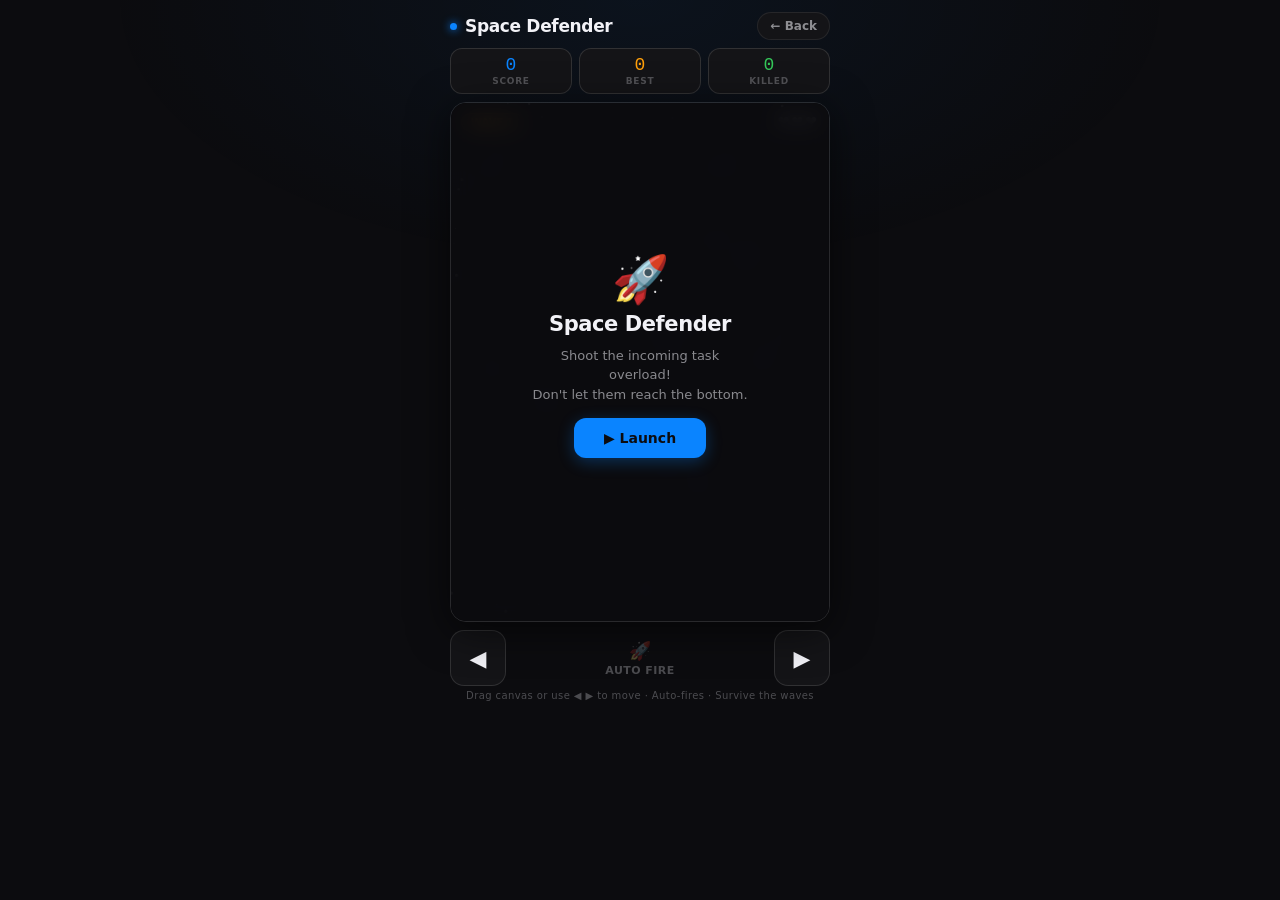
<file: space.html>
<!DOCTYPE html>
<html lang="en">
<head>
<meta charset="UTF-8">
<meta name="viewport" content="width=device-width,initial-scale=1,user-scalable=no">
<title>WorkDesk Space Defender</title>
<style>
*,*::before,*::after{box-sizing:border-box;margin:0;padding:0}
:root{
  --bg:#0c0c0f;--bg2:#141417;--bg3:#1c1c21;
  --neon:#0a84ff;--green:#34c759;--amber:#ff9f0a;--red:#ff453a;--purple:#5e5ce6;
  --text:#f2f2f7;--text2:rgba(242,242,247,.55);--text3:rgba(242,242,247,.28);
  --border:rgba(255,255,255,.08);--border2:rgba(255,255,255,.12);
}
html,body{height:100%;background:var(--bg);color:var(--text);font-family:'DM Sans',system-ui,sans-serif;overflow:hidden;-webkit-font-smoothing:antialiased;touch-action:none;user-select:none}
body::before{content:'';position:fixed;inset:0;background:radial-gradient(ellipse 70% 50% at 50% 0%,rgba(10,132,255,.06) 0%,transparent 60%);pointer-events:none;z-index:0}

#wrap{position:relative;z-index:1;display:flex;flex-direction:column;align-items:center;height:100vh;padding:12px 16px 16px}

/* Header */
.g-header{display:flex;align-items:center;justify-content:space-between;width:100%;max-width:380px;margin-bottom:8px}
.g-title{font-size:17px;font-weight:800;letter-spacing:-.02em;display:flex;align-items:center;gap:8px}
.g-title-dot{width:7px;height:7px;border-radius:50%;background:var(--neon);box-shadow:0 0 8px var(--neon);animation:pulse 1.4s ease-in-out infinite}
@keyframes pulse{0%,100%{opacity:1;transform:scale(1)}50%{opacity:.3;transform:scale(.6)}}
.g-back{font-size:12px;font-weight:700;color:var(--text2);background:var(--bg2);border:1px solid var(--border);padding:6px 12px;border-radius:20px;cursor:pointer;text-decoration:none;transition:all .15s}
.g-back:hover{color:var(--text)}

/* Score bar */
.scorebar{display:flex;gap:7px;width:100%;max-width:380px;margin-bottom:8px}
.score-pill{flex:1;text-align:center;background:var(--bg2);border:1px solid var(--border2);border-radius:12px;padding:7px 4px}
.score-n{font-family:'JetBrains Mono','Courier New',monospace;font-size:18px;font-weight:500;line-height:1;color:var(--neon)}
.score-l{font-size:9px;font-weight:700;color:var(--text3);text-transform:uppercase;letter-spacing:.08em;margin-top:2px}

/* Canvas */
.canvas-wrap{position:relative;border-radius:16px;overflow:hidden;border:1px solid var(--border2);box-shadow:0 0 0 1px rgba(255,255,255,.04) inset,0 8px 40px rgba(0,0,0,.6);flex-shrink:0}
canvas{display:block}

/* Wave badge */
.wave-badge{position:absolute;top:10px;left:10px;font-size:10px;font-weight:700;color:var(--amber);background:rgba(255,159,10,.1);border:1px solid rgba(255,159,10,.2);padding:3px 9px;border-radius:10px}
/* Lives */
.lives-badge{position:absolute;top:10px;right:10px;font-size:14px;letter-spacing:2px}

/* Overlay */
.overlay{position:absolute;inset:0;display:flex;flex-direction:column;align-items:center;justify-content:center;background:rgba(12,12,15,.88);backdrop-filter:blur(10px);border-radius:16px;gap:10px;transition:opacity .2s}
.overlay.hidden{opacity:0;pointer-events:none}
.ov-emoji{font-size:46px;line-height:1}
.ov-title{font-size:21px;font-weight:800;letter-spacing:-.02em}
.ov-sub{font-size:13px;color:var(--text2);text-align:center;max-width:220px;line-height:1.5}
.ov-score{font-family:'JetBrains Mono',monospace;font-size:38px;font-weight:500;color:var(--green)}
.ov-btn{padding:12px 30px;border-radius:12px;border:none;background:var(--neon);color:#0c0c0f;font-family:inherit;font-size:14px;font-weight:700;cursor:pointer;transition:all .15s;margin-top:4px;box-shadow:0 4px 16px rgba(10,132,255,.3)}
.ov-btn:hover{filter:brightness(1.1);transform:translateY(-1px)}
.ov-btn:active{transform:scale(.97)}
.ov-hi{font-size:11px;color:var(--text2)}
.ov-hi span{color:var(--amber);font-weight:700}

/* Controls */
.ctrl-row{display:flex;gap:10px;margin-top:8px;align-items:center;justify-content:center;width:100%;max-width:380px}
.ctrl-btn{width:56px;height:56px;border-radius:14px;background:var(--bg2);border:1.5px solid var(--border2);display:flex;align-items:center;justify-content:center;font-size:22px;cursor:pointer;-webkit-tap-highlight-color:transparent;transition:background .1s;touch-action:manipulation}
.ctrl-btn:active{background:var(--bg3)}
.fire-btn{flex:1;height:56px;border-radius:14px;background:rgba(255,69,58,.1);border:1.5px solid rgba(255,69,58,.3);color:var(--red);font-family:inherit;font-size:13px;font-weight:700;cursor:pointer;-webkit-tap-highlight-color:transparent;transition:all .1s;touch-action:manipulation;display:flex;align-items:center;justify-content:center;gap:6px;letter-spacing:.06em;text-transform:uppercase}
.fire-btn:active{background:rgba(255,69,58,.2)}
.hint{font-size:10px;color:var(--text3);margin-top:4px;letter-spacing:.04em;text-align:center}
</style>
</head>
<body>
<div id="wrap">
  <div class="g-header">
    <div class="g-title"><span class="g-title-dot"></span>Space Defender</div>
    <a class="g-back" href="index.html">← Back</a>
  </div>
  <div class="scorebar">
    <div class="score-pill"><div class="score-n" id="sc-score">0</div><div class="score-l">Score</div></div>
    <div class="score-pill"><div class="score-n" id="sc-hi" style="color:var(--amber)">0</div><div class="score-l">Best</div></div>
    <div class="score-pill"><div class="score-n" id="sc-killed" style="color:var(--green)">0</div><div class="score-l">Killed</div></div>
  </div>
  <div class="canvas-wrap" id="canvasWrap">
    <canvas id="c"></canvas>
    <div class="wave-badge" id="waveBadge">WAVE 1</div>
    <div class="lives-badge" id="livesBadge">❤️❤️❤️</div>
    <div class="overlay" id="overlay">
      <div class="ov-emoji" id="ovEmoji">🚀</div>
      <div class="ov-title" id="ovTitle">Space Defender</div>
      <div class="ov-sub" id="ovSub">Shoot the incoming task overload!<br>Don't let them reach the bottom.</div>
      <div class="ov-score" id="ovScore" style="display:none">0</div>
      <button class="ov-btn" id="ovBtn" onclick="startGame()">▶ Launch</button>
      <div class="ov-hi" id="ovHi"></div>
    </div>
  </div>
  <div class="ctrl-row">
    <div class="ctrl-btn" id="btnLeft"  ontouchstart="holdDir('left')"  ontouchend="holdDir(null)"  onmousedown="holdDir('left')"  onmouseup="holdDir(null)">◀</div>
    <div style="flex:1;text-align:center;font-size:11px;color:var(--text3);font-weight:600;letter-spacing:.04em;display:flex;align-items:center;justify-content:center;flex-direction:column;gap:3px">
      <div style="font-size:18px">🚀</div>
      <div>AUTO FIRE</div>
    </div>
    <div class="ctrl-btn" id="btnRight" ontouchstart="holdDir('right')" ontouchend="holdDir(null)"  onmousedown="holdDir('right')" onmouseup="holdDir(null)">▶</div>
  </div>
  <div class="hint">Drag canvas or use ◀ ▶ to move · Auto-fires · Survive the waves</div>
</div>

<script>
const canvas = document.getElementById('c');
const ctx    = canvas.getContext('2d');

// ── RESPONSIVE SIZING ────────────────────────────────────────────────────
let W, H;
function resize() {
  const wrap   = document.getElementById('wrap');
  const header = 40, scorebar = 52, controls = 72, hint = 22, gap = 8*4;
  const availH = window.innerHeight - header - scorebar - controls - hint - gap - 32;
  W = Math.min(window.innerWidth - 32, 380);
  H = Math.max(320, Math.min(availH, 520));
  canvas.width  = W;
  canvas.height = H;
  document.getElementById('canvasWrap').style.width  = W+'px';
  document.getElementById('canvasWrap').style.height = H+'px';
}
resize();
window.addEventListener('resize', () => { resize(); if (!running) drawBg(); });

// ── CONSTANTS ────────────────────────────────────────────────────────────
const SHIP_W   = 36, SHIP_H = 28;
const BULLET_W = 4,  BULLET_H = 12;
const ENEMY_W  = 34, ENEMY_H  = 34;
const SHIP_SPEED = 4.5;
const BULLET_SPEED = 9;
const POWERUP_ICONS = ['⭐','🔥','🛡️'];

const ENEMIES = [
  {icon:'📋',pts:10,color:'#0a84ff'},
  {icon:'💼',pts:15,color:'#5e5ce6'},
  {icon:'📊',pts:20,color:'#ff9f0a'},
  {icon:'📧',pts:12,color:'#34c759'},
  {icon:'📣',pts:25,color:'#ff453a'},
];

// ── STATE ────────────────────────────────────────────────────────────────
let ship, bullets, enemies, particles, powerups;
let score, hiScore, lives, wave, killed, running, dead;
let shipDir = null;
let rapidFire = false, shield = false;
let rfTimer = 0, shieldTimer = 0;
let spawnTimer = 0, spawnRate = 90;
let frameId;

function initState() {
  ship      = { x: W/2, y: H - 50, w: SHIP_W, h: SHIP_H };
  bullets   = [];
  enemies   = [];
  particles = [];
  powerups  = [];
  score     = 0; lives = 3; wave = 1; killed = 0; dead = false;
  spawnTimer = 0; spawnRate = waveSpawnRate();
  rapidFire = false; shield = false; rfTimer = 0; shieldTimer = 0;
}

function waveSpawnRate() { return Math.max(14, 100 - wave * 10); }

// ── HI SCORE ─────────────────────────────────────────────────────────────
function loadHi() { return parseInt(localStorage.getItem('wd_space_hi')||'0'); }
function saveHi(s){ if(s>loadHi()) localStorage.setItem('wd_space_hi',s); }

// ── STARS (background) ───────────────────────────────────────────────────
const STARS = Array.from({length:80},()=>({
  x: Math.random()*400, y: Math.random()*600,
  r: Math.random()*1.5+.3,
  speed: Math.random()*.4+.1,
  op: Math.random()*.5+.2,
}));

function drawBg() {
  ctx.fillStyle = '#0c0c0f';
  ctx.fillRect(0,0,W,H);
  // stars
  STARS.forEach(s => {
    ctx.beginPath();
    ctx.arc(s.x % W, s.y % H, s.r, 0, Math.PI*2);
    ctx.fillStyle = `rgba(255,255,255,${s.op})`;
    ctx.fill();
    if (running) { s.y += s.speed; if(s.y > H) s.y = 0; }
  });
  // subtle scanlines
  ctx.fillStyle = 'rgba(0,0,0,.12)';
  for(let y=0;y<H;y+=4){ ctx.fillRect(0,y,W,1); }
}

// ── DRAW SHIP ────────────────────────────────────────────────────────────
function drawShip(x, y, shielded) {
  ctx.save();
  ctx.translate(x, y);
  // Engine glow
  const glowColor = shielded ? '#5e5ce6' : '#0a84ff';
  ctx.shadowColor  = glowColor;
  ctx.shadowBlur   = 14;
  // Body
  ctx.beginPath();
  ctx.moveTo(0, -SHIP_H/2);
  ctx.lineTo(SHIP_W/2, SHIP_H/2);
  ctx.lineTo(SHIP_W/3, SHIP_H/3);
  ctx.lineTo(-SHIP_W/3, SHIP_H/3);
  ctx.lineTo(-SHIP_W/2, SHIP_H/2);
  ctx.closePath();
  const grad = ctx.createLinearGradient(0,-SHIP_H/2,0,SHIP_H/2);
  grad.addColorStop(0, shielded ? '#9d7bff' : '#60c8ff');
  grad.addColorStop(1, shielded ? '#5e5ce6' : '#0a84ff');
  ctx.fillStyle = grad;
  ctx.fill();
  ctx.shadowBlur = 0;
  // Cockpit
  ctx.beginPath();
  ctx.ellipse(0, -2, 6, 8, 0, 0, Math.PI*2);
  ctx.fillStyle = 'rgba(255,255,255,.25)';
  ctx.fill();
  // Shield ring
  if (shielded) {
    ctx.beginPath();
    ctx.arc(0, 0, SHIP_W/1.5, 0, Math.PI*2);
    ctx.strokeStyle = 'rgba(94,92,230,.7)';
    ctx.lineWidth = 2;
    ctx.stroke();
  }
  ctx.restore();
}

// ── DRAW BULLET ──────────────────────────────────────────────────────────
function drawBullet(b) {
  ctx.save();
  ctx.shadowColor = rapidFire ? '#ff453a' : '#0a84ff';
  ctx.shadowBlur  = 8;
  ctx.fillStyle   = rapidFire ? '#ff453a' : '#60c8ff';
  ctx.beginPath();
  ctx.roundRect(b.x - BULLET_W/2, b.y - BULLET_H, BULLET_W, BULLET_H, 2);
  ctx.fill();
  ctx.restore();
}

// ── SPAWN ENEMY ──────────────────────────────────────────────────────────
function spawnEnemy() {
  const type = ENEMIES[Math.floor(Math.random()*ENEMIES.length)];
  const cols = Math.min(5, 2 + Math.floor(wave/2));
  const col  = Math.floor(Math.random()*cols);
  const x    = 30 + col * ((W-60)/(cols-1||1));
  enemies.push({
    x, y: -ENEMY_H,
    vx: (Math.random()-.5) * (1 + wave*.2),
    vy: .9 + wave*.15 + Math.random()*.5,
    hp: wave >= 8 ? 3 : wave >= 4 ? 2 : 1,
    ...type,
  });
}

// ── PARTICLES ────────────────────────────────────────────────────────────
function spawnParticles(x, y, color, count=10) {
  for(let i=0;i<count;i++){
    const angle = Math.random()*Math.PI*2;
    const speed = Math.random()*3+1;
    particles.push({
      x,y,
      vx: Math.cos(angle)*speed,
      vy: Math.sin(angle)*speed,
      life: 1, decay: .04+Math.random()*.04,
      r: Math.random()*3+1,
      color,
    });
  }
}

// ── SPAWN POWERUP ────────────────────────────────────────────────────────
function trySpawnPowerup(x, y) {
  if(Math.random() > .15) return; // 15% chance
  powerups.push({
    x, y,
    vy: 1.2,
    icon: POWERUP_ICONS[Math.floor(Math.random()*POWERUP_ICONS.length)],
    life: 1,
  });
}

// ── MAIN LOOP ────────────────────────────────────────────────────────────
let lastFire = 0;
function loop(ts) {
  if(!running) return;
  frameId = requestAnimationFrame(loop);

  drawBg();

  // Move ship
  if(shipDir === 'left')  ship.x = Math.max(SHIP_W/2,   ship.x - SHIP_SPEED);
  if(shipDir === 'right') ship.x = Math.min(W - SHIP_W/2, ship.x + SHIP_SPEED);

  // Auto-fire always — interval shrinks as wave increases
  const fireInterval = rapidFire ? 100 : Math.max(150, 420 - wave * 20);
  if(ts - lastFire > fireInterval) { fireBullet(); lastFire = ts; }

  // Timers
  if(rfTimer > 0)     { rfTimer--;     if(rfTimer<=0)     rapidFire = false; }
  if(shieldTimer > 0) { shieldTimer--; if(shieldTimer<=0) shield    = false; }

  // Spawn enemies
  spawnTimer++;
  if(spawnTimer >= spawnRate) { spawnTimer=0; spawnEnemy(); }

  // Update & draw bullets
  bullets = bullets.filter(b => b.y > -BULLET_H);
  bullets.forEach(b => {
    b.y -= BULLET_SPEED;
    drawBullet(b);
  });

  // Update & draw enemies
  enemies.forEach(e => {
    e.y += e.vy;
    e.x += e.vx;
    if(e.x < ENEMY_W/2 || e.x > W-ENEMY_W/2) e.vx *= -1;
    ctx.font = `${ENEMY_H}px serif`;
    ctx.textAlign = 'center';
    ctx.textBaseline = 'middle';
    // HP indicator
    if(e.hp > 1) {
      ctx.font = `${ENEMY_H * .85}px serif`;
      ctx.globalAlpha = .6;
    }
    ctx.fillText(e.icon, e.x, e.y);
    ctx.globalAlpha = 1;
    ctx.font = `${ENEMY_H}px serif`;
  });

  // Bullet ↔ enemy collision
  bullets.forEach(b => {
    enemies.forEach(e => {
      if(!b.hit && Math.abs(b.x-e.x) < ENEMY_W*.55 && Math.abs(b.y-e.y) < ENEMY_H*.55) {
        b.hit = true;
        e.hp--;
        spawnParticles(e.x, e.y, e.color || '#0a84ff', 8);
        if(e.hp <= 0) {
          e.dead = true;
          score += e.pts * wave;
          killed++;
          trySpawnPowerup(e.x, e.y);
          // Wave clear check
          const waveSize = 8 + wave * 2; if(killed % waveSize === 0) { wave++; spawnRate = waveSpawnRate(); showWaveBanner(); }
        }
      }
    });
  });
  bullets  = bullets.filter(b => !b.hit);
  enemies  = enemies.filter(e => !e.dead);

  // Enemy reaches bottom → lose life
  enemies.forEach(e => {
    if(e.y > H + ENEMY_H) {
      e.dead = true;
      if(!shield) {
        lives--;
        spawnParticles(ship.x, ship.y, '#ff453a', 15);
        shakeCanvas();
        if(lives <= 0) { endGame(); return; }
      }
    }
  });
  enemies = enemies.filter(e => !e.dead);

  // Enemy ↔ ship collision
  enemies.forEach(e => {
    if(Math.abs(e.x-ship.x) < (ENEMY_W+SHIP_W)*.4 && Math.abs(e.y-ship.y) < (ENEMY_H+SHIP_H)*.4) {
      e.dead = true;
      if(!shield) {
        lives--;
        spawnParticles(ship.x, ship.y, '#ff453a', 20);
        shakeCanvas();
        if(lives <= 0) { endGame(); return; }
      }
    }
  });
  enemies = enemies.filter(e => !e.dead);

  // Powerups
  powerups.forEach(p => {
    p.y += p.vy;
    ctx.font = '22px serif';
    ctx.textAlign = 'center';
    ctx.textBaseline = 'middle';
    ctx.globalAlpha = p.life;
    ctx.fillText(p.icon, p.x, p.y);
    ctx.globalAlpha = 1;
    // Collect
    if(Math.abs(p.x-ship.x)<30 && Math.abs(p.y-ship.y)<30) {
      p.dead = true;
      applyPowerup(p.icon);
    }
    if(p.y > H) p.dead = true;
  });
  powerups = powerups.filter(p => !p.dead);

  // Particles
  particles.forEach(p => {
    p.x += p.vx; p.y += p.vy;
    p.vy += .06; // gravity
    p.life -= p.decay;
    ctx.beginPath();
    ctx.arc(p.x, p.y, p.r, 0, Math.PI*2);
    ctx.fillStyle = p.color;
    ctx.globalAlpha = Math.max(0, p.life);
    ctx.fill();
    ctx.globalAlpha = 1;
  });
  particles = particles.filter(p => p.life > 0);

  // Draw ship
  drawShip(ship.x, ship.y, shield);

  // HUD updates
  document.getElementById('sc-score').textContent  = score;
  document.getElementById('sc-hi').textContent     = Math.max(score, loadHi());
  document.getElementById('sc-killed').textContent = killed;
  document.getElementById('livesBadge').textContent = '❤️'.repeat(Math.max(0,lives));
}

// ── POWERUP EFFECTS ───────────────────────────────────────────────────────
function applyPowerup(icon) {
  if(icon === '⭐') { score += 50 * wave; }                 // bonus score
  if(icon === '🔥') { rapidFire = true; rfTimer = 300; }    // rapid fire 5s
  if(icon === '🛡️') { shield = true; shieldTimer = 400; }   // shield ~6s
  showToast(icon === '⭐' ? '+SCORE BONUS!' : icon === '🔥' ? '🔥 RAPID FIRE!' : '🛡️ SHIELD ON!');
}

// ── CANVAS SHAKE ──────────────────────────────────────────────────────────
function shakeCanvas() {
  const wrap = document.getElementById('canvasWrap');
  wrap.style.transform = 'translateX(6px)';
  setTimeout(() => wrap.style.transform = 'translateX(-6px)', 60);
  setTimeout(() => wrap.style.transform = 'translateX(4px)', 120);
  setTimeout(() => wrap.style.transform = '', 180);
}

// ── WAVE BANNER ──────────────────────────────────────────────────────────
function showWaveBanner() {
  document.getElementById('waveBadge').textContent = 'WAVE ' + wave;
  const banner = document.getElementById('waveBadge');
  banner.style.color = '#34c759';
  banner.style.borderColor = 'rgba(52,199,89,.4)';
  banner.style.background  = 'rgba(52,199,89,.1)';
  setTimeout(() => {
    banner.style.color = '';
    banner.style.borderColor = '';
    banner.style.background  = '';
  }, 1500);
}

// ── TOAST ─────────────────────────────────────────────────────────────────
let _toastT;
function showToast(msg) {
  let t = document.getElementById('gToast');
  if(!t){
    t = document.createElement('div');
    t.id = 'gToast';
    t.style.cssText = 'position:absolute;top:50%;left:50%;transform:translate(-50%,-50%);' +
      'background:rgba(12,12,15,.9);border:1px solid rgba(255,255,255,.15);border-radius:10px;' +
      'padding:8px 16px;font-size:13px;font-weight:700;color:#fff;pointer-events:none;z-index:50;white-space:nowrap;' +
      'transition:opacity .3s;';
    document.getElementById('canvasWrap').appendChild(t);
  }
  clearTimeout(_toastT);
  t.textContent = msg;
  t.style.opacity = '1';
  _toastT = setTimeout(() => { t.style.opacity = '0'; }, 1400);
}

// ── CONTROLS ─────────────────────────────────────────────────────────────
window.holdDir = (d) => { shipDir = d; };
window.fireBullet = () => {
  if(!running) return;
  bullets.push({ x: ship.x, y: ship.y - SHIP_H/2 });
};

// Keyboard
document.addEventListener('keydown', e => {
  if(e.key === 'ArrowLeft'  || e.key === 'a') shipDir = 'left';
  if(e.key === 'ArrowRight' || e.key === 'd') shipDir = 'right';
  if(e.key === ' ' || e.key === 'ArrowUp' || e.key === 'w') {
    e.preventDefault(); fireBullet();
    if(!running) startGame();
  }
});
document.addEventListener('keyup', e => {
  if(['ArrowLeft','a','ArrowRight','d'].includes(e.key)) shipDir = null;
});

// Touch drag to move ship
let touchX = null;
canvas.addEventListener('touchstart', e => {
  touchX = e.touches[0].clientX;
  fireBullet();
}, {passive:true});
canvas.addEventListener('touchmove', e => {
  if(touchX === null) return;
  const dx = e.touches[0].clientX - touchX;
  touchX = e.touches[0].clientX;
  ship.x = Math.max(SHIP_W/2, Math.min(W - SHIP_W/2, ship.x + dx));
}, {passive:true});
canvas.addEventListener('touchend', () => { touchX = null; }, {passive:true});

// Click canvas to fire
canvas.addEventListener('click', e => {
  if(!running) startGame();
  else fireBullet();
});

// ── START / END ───────────────────────────────────────────────────────────
function startGame() {
  initState();
  running = true;
  document.getElementById('waveBadge').textContent = 'WAVE 1';
  document.getElementById('overlay').classList.add('hidden');
  document.getElementById('sc-score').textContent  = '0';
  document.getElementById('sc-killed').textContent = '0';
  cancelAnimationFrame(frameId);
  frameId = requestAnimationFrame(loop);
}

function endGame() {
  running = false; dead = true;
  cancelAnimationFrame(frameId);
  saveHi(score);
  const hi = loadHi();
  drawBg();

  document.getElementById('ovEmoji').textContent  = score >= hi && score > 0 ? '🏆' : '💥';
  document.getElementById('ovTitle').textContent  = 'Mission Over';
  document.getElementById('ovSub').textContent    = score >= hi && score > 0 ? 'New high score! The comms team is saved.' : 'The task overload was too much!';
  const sc = document.getElementById('ovScore');
  sc.style.display = ''; sc.textContent = score;
  document.getElementById('ovBtn').textContent = '↩ Retry';
  document.getElementById('ovHi').innerHTML = hi > 0 ? `Best: <span>${hi}</span>` : '';
  document.getElementById('overlay').classList.remove('hidden');
}

// ── INIT ──────────────────────────────────────────────────────────────────
hiScore = loadHi();
document.getElementById('sc-hi').textContent = hiScore;
if(hiScore > 0) document.getElementById('ovHi').innerHTML = `Best: <span>${hiScore}</span>`;
drawBg();
</script>
</body>
</html>
</file>
<file: css/style.css>
/* ═══════════════════════════════════════════════════════════════════════════
   WORKDESK — Design System v2
   Inspired by: Nothing X (brutalist minimal) · Discord (layered surfaces)
                Opal (dark glass) · Moises (ambient neon gradients) · Lumy (warmth)
   ═══════════════════════════════════════════════════════════════════════════ */

/* Fonts (Hanken Grotesk for Light, Jost for Dark) are imported by css/themes.css. */
/* NOTE: themes.css is NOT @imported here — every page that loads style.css
   already has its own <link rel="stylesheet" href="css/themes.css"> AFTER
   this file. Importing it here too loaded it twice and made the cascade
   ambiguous (base vs theme rules could win in either order), which is why
   themes accumulated ~100 `!important` overrides. Load order is now simply:
   style.css (base + tokens) → themes.css (overrides). Don't re-add this. */

*, *::before, *::after { box-sizing: border-box; margin: 0; padding: 0; }

/* ── DESIGN TOKENS ─────────────────────────────────────────────────────── */
:root {
  /* Surfaces — Discord-style layered depth */
  --bg:      #0c0c0f;   /* page base — near-black, fractionally warm */
  --bg2:     #141417;   /* cards */
  --bg3:     #1c1c21;   /* elevated / active states */
  --panel:   #141417;
  --border:  rgba(255,255,255,.06);
  --border2: rgba(255,255,255,.10);

  /* Accent palette */
  --neon:    #0a84ff;
  --neon2:   #34c759;
  --purple:  #5e5ce6;
  --amber:   #ff9f0a;
  --red:     #ff453a;
  --green:   #34c759;

  /* Text hierarchy — 3 levels only */
  --text:    #f0f0f4;   /* primary — near white */
  --text2:   #7a7a8a;   /* secondary — muted */
  --text3:   #3a3a46;   /* tertiary — labels */

  /* Typography — 2 families, 2 weights */
  --sans:  'Inter', sans-serif;
  --mono:  'DM Mono', monospace;
  --doto:  'DM Mono', monospace; /* fallback for doto displays */

  /* Spacing & shape */
  --r:   10px;
  --rr:  16px;
  --rrr: 22px;

  /* ── MOTION TOKENS ──
     Every transition should use one of these. Rule of thumb:
       --dur-fast  → colour / opacity only (no travel)
       --dur-base  → anything that moves or scales
       --dur-slow  → panels, sheets, layout shifts
     Easing:
       --ease-out    → default for entrances & most UI (calm, decelerating)
       --ease-spring → confirmations & playful taps (slight overshoot)
       --ease-inout  → looping ambient animations */
  --dur-fast:   .15s;
  --dur-base:   .24s;
  --dur-slow:   .36s;
  --ease-out:    cubic-bezier(.22, 1, .36, 1);
  --ease-spring: cubic-bezier(.34, 1.56, .64, 1);
  --ease-inout:  cubic-bezier(.4, 0, .2, 1);

  /* ── GLASS ──
     Surfaces read as glass only when there's something behind them worth
     blurring. Each theme sets --glass-bg opacity + whether the page has a
     gradient mesh. Themes with a flat background set --glass-blur: none. */
  --glass-bg:   rgba(20,20,23,.72);
  --glass-blur: blur(20px) saturate(180%);
  --glass-edge: inset 0 1px 0 rgba(255,255,255,.06);

  /* ── SHADOWS ──
     Layered (contact + ambient) rather than one big blur, and tinted to the
     surface they fall on. Dark themes can use black; light themes MUST
     override these — a 60%-black shadow on white reads as a grey smudge. */
  --shadow-card:     0 1px 3px rgba(0,0,0,.5), 0 1px 0 rgba(255,255,255,.03) inset;
  --shadow-elevated: 0 4px 24px rgba(0,0,0,.6), 0 1px 0 rgba(255,255,255,.05) inset;
  --shadow-neon:     0 0 20px rgba(10,132,255,.2);

  /* Nav */
  --nav-bg: rgba(12,12,15,.92);
}

/* ── RESET & BASE ──────────────────────────────────────────────────────── */
html { font-size: 16px; }

body {
  background: var(--bg);
  color: var(--text);
  font-family: var(--sans);
  font-weight: 400;
  min-height: 100vh;
  -webkit-font-smoothing: antialiased;
  -moz-osx-font-smoothing: grayscale;
  transition: background var(--dur-slow) var(--ease-out), color var(--dur-slow) var(--ease-out);
  /* Moises-style ambient gradient glow — bleeds from corners */
  background-image:
    radial-gradient(ellipse 70% 50% at 100% 0%,   rgba(10,132,255,.07)  0%, transparent 60%),
    radial-gradient(ellipse 60% 40% at 0%   100%,  rgba(94,92,230,.05) 0%, transparent 55%);
  background-attachment: fixed;
}

/* ── SCROLLBAR ─────────────────────────────────────────────────────────── */
::-webkit-scrollbar { width: 3px; }
::-webkit-scrollbar-track { background: transparent; }
::-webkit-scrollbar-thumb { background: var(--border2); border-radius: 2px; }

/* ── TOP NAV ───────────────────────────────────────────────────────────── */
.nav {
  display: flex;
  align-items: center;
  justify-content: space-between;
  padding: 0 16px;
  height: 52px;
  background: var(--nav-bg);
  border-bottom: 1px solid var(--border);
  position: sticky;
  top: 0;
  z-index: 100;
  backdrop-filter: blur(24px);
  -webkit-backdrop-filter: blur(24px);
}

.nav-brand {
  font-family: var(--sans);
  font-size: 17px;
  font-weight: 700;
  letter-spacing: -.03em;
  color: var(--text);
  display: flex;
  align-items: center;
  gap: 8px;
  text-decoration: none;
}
.brand-word { display: inline-flex; letter-spacing: -.03em; }
.brand-work { font-weight: 700; color: var(--text); }
.brand-desk { font-weight: 300; color: var(--text2); }

/* Pulsing dot */
.brand-dot {
  width: 6px; height: 6px; border-radius: 50%;
  background: var(--neon);
  box-shadow: 0 0 8px var(--neon), 0 0 16px rgba(10,132,255,.2);
  animation: dot-pulse 2.4s ease-in-out infinite;
  flex-shrink: 0;
}
@keyframes dot-pulse {
  0%, 100% { opacity: 1; transform: scale(1); }
  50% { opacity: .4; transform: scale(.8); }
}

.nav-right { display: flex; align-items: center; gap: 6px; }
.nav-links { display: none; }
.nav-link { display: none; }

.theme-toggle {
  background: var(--bg3);
  border: 1px solid var(--border2);
  border-radius: 20px;
  padding: 6px 12px;
  cursor: pointer;
  font-family: var(--sans);
  font-size: 12px;
  font-weight: 700;
  color: var(--text2);
  display: flex;
  align-items: center;
  gap: 5px;
  transition: all var(--dur-base) var(--ease-out);
  white-space: nowrap;
  letter-spacing: .01em;
}
.theme-toggle:hover { border-color: var(--neon); color: var(--neon); }

/* ── BOTTOM NAV ────────────────────────────────────────────────────────── */
.bottom-nav {
  position: fixed;
  bottom: 0; left: 0; right: 0;
  z-index: 100;
  background: var(--nav-bg);
  border-top: 1px solid var(--border);
  backdrop-filter: blur(24px);
  -webkit-backdrop-filter: blur(24px);
  display: flex;
  align-items: stretch;
  justify-content: space-around;
  padding-bottom: env(safe-area-inset-bottom, 0px);
  height: 60px;
}

.bn-item {
  position: relative;
  display: flex;
  flex-direction: column;
  align-items: center;
  justify-content: center;
  gap: 3px;
  flex: 1;
  text-decoration: none;
  color: var(--text3);
  transition: color var(--dur-fast) var(--ease-out);
  padding: 6px 4px;
  -webkit-tap-highlight-color: transparent;
  cursor: pointer;
  border: none;
  background: none;
  font-family: var(--sans);
}
.bn-item:hover { color: var(--text2); }
.bn-item.active { color: var(--neon); }

/* Active — top accent line */
.bn-item.active::after {
  content: '';
  position: absolute;
  top: 0; left: 50%;
  transform: translateX(-50%);
  width: 24px; height: 2px;
  border-radius: 0 0 2px 2px;
  background: var(--neon);
  box-shadow: 0 0 8px var(--neon);
}

.bn-icon {
  font-size: 20px;
  line-height: 1;
  transition: transform var(--dur-base) var(--ease-spring);
}
.bn-item.active .bn-icon { transform: scale(1.1); }

.bn-label {
  font-size: 9px;
  font-weight: 700;
  letter-spacing: .06em;
  text-transform: uppercase;
  line-height: 1;
}

/* ── PAGE ──────────────────────────────────────────────────────────────── */
.page { padding: 14px 14px 80px; max-width: 500px; margin: 0 auto; }

/* ── PANELS ────────────────────────────────────────────────────────────── */
.panel {
  background: var(--bg2);
  border: 1px solid var(--border);
  border-radius: var(--rr);
  margin-bottom: 10px;
  overflow: hidden;
  box-shadow: var(--shadow-card);
  /* Opal-style glass edge */
  box-shadow: var(--shadow-card), 0 1px 0 rgba(255,255,255,.04) inset;
}
.panel-hd {
  display: flex;
  align-items: center;
  justify-content: space-between;
  padding: 11px 14px;
  border-bottom: 1px solid var(--border);
}
.panel-title {
  font-size: 11px;
  font-weight: 700;
  color: var(--neon);
  letter-spacing: .1em;
  text-transform: uppercase;
  display: flex;
  align-items: center;
  gap: 7px;
}
.panel-title::before {
  content: '';
  width: 2px; height: 11px;
  border-radius: 1px;
  background: var(--neon);
  box-shadow: 0 0 6px var(--neon);
}
.panel-body { padding: 12px 14px; }

/* ── TASK INPUT ────────────────────────────────────────────────────────── */
.task-input {
  width: 100%;
  background: var(--bg3);
  border: 1px solid var(--border2);
  border-radius: var(--r);
  padding: 13px 14px;
  color: var(--text);
  font-family: var(--sans);
  font-size: 15px;
  font-weight: 400;
  outline: none;
  transition: border-color var(--dur-fast) var(--ease-out), box-shadow var(--dur-fast) var(--ease-out);
}
.task-input::placeholder { color: var(--text3); }
.task-input:focus {
  border-color: var(--neon);
  box-shadow: 0 0 0 3px rgba(10,132,255,.07);
}

/* ── SECTION LABEL ─────────────────────────────────────────────────────── */
.sect-label {
  font-size: 11px;
  font-weight: 700;
  color: var(--text3);
  letter-spacing: .1em;
  text-transform: uppercase;
  margin-bottom: 8px;
  margin-top: 14px;
}

/* ── MEMBER CHIPS ──────────────────────────────────────────────────────── */
.member-chips { display: flex; flex-wrap: wrap; gap: 7px; }
.m-chip {
  display: flex;
  align-items: center;
  gap: 7px;
  padding: 7px 12px 7px 8px;
  border-radius: 40px;
  border: 1px solid var(--border2);
  background: var(--bg3);
  color: var(--text2);
  font-family: var(--sans);
  font-size: 13px;
  font-weight: 700;
  cursor: pointer;
  transition: all var(--dur-base) var(--ease-out);
  user-select: none;
  -webkit-tap-highlight-color: transparent;
}
.m-chip:hover { border-color: rgba(10,132,255,.2); color: var(--text); }
.m-chip.sel {
  background: rgba(10,132,255,.07);
  border-color: rgba(10,132,255,.35);
  color: var(--neon);
}
.m-chip:active { transform: scale(.97); }

.m-av {
  width: 24px; height: 24px;
  border-radius: 50%;
  background: var(--bg);
  border: 1px solid var(--border2);
  display: flex; align-items: center; justify-content: center;
  font-size: 10px; font-weight: 700;
  flex-shrink: 0;
  transition: all var(--dur-base) var(--ease-out);
}
.m-chip.sel .m-av {
  background: rgba(10,132,255,.1);
  border-color: rgba(10,132,255,.4);
  color: var(--neon);
}
.m-ck {
  width: 14px; height: 14px;
  border-radius: 50%;
  background: var(--neon);
  display: flex; align-items: center; justify-content: center;
  font-size: 9px; color: var(--bg); font-weight: 700;
  opacity: 0; transform: scale(0);
  transition: all var(--dur-base) var(--ease-out);
}
.m-chip.sel .m-ck { opacity: 1; transform: scale(1); }

/* ── ROLE INPUT ────────────────────────────────────────────────────────── */
.role-section {
  border-top: 1px solid var(--border);
  padding-top: 12px;
  margin-top: 12px;
  animation: sld .2s ease;
}
@keyframes sld {
  from { opacity: 0; transform: translateY(-4px); }
  to   { opacity: 1; transform: translateY(0); }
}
.role-row {
  display: flex;
  align-items: center;
  gap: 8px;
  margin-bottom: 7px;
}
.role-name {
  font-size: 12px; font-weight: 700;
  color: var(--neon);
  min-width: 72px; flex-shrink: 0;
  overflow: hidden; text-overflow: ellipsis; white-space: nowrap;
}
.role-input {
  flex: 1;
  background: var(--bg3);
  border: 1px solid var(--border2);
  border-radius: 8px;
  padding: 8px 11px;
  color: var(--text);
  font-family: var(--sans);
  font-size: 13px;
  font-weight: 400;
  outline: none;
  transition: border-color var(--dur-fast) var(--ease-out);
}
.role-input::placeholder { color: var(--text3); }
.role-input:focus { border-color: var(--neon); }

/* ── PRIORITY CHIPS ────────────────────────────────────────────────────── */
.p-row { display: flex; gap: 6px; margin-top: 10px; }
.p-chip {
  flex: 1;
  padding: 8px 4px;
  border-radius: 8px;
  text-align: center;
  font-family: var(--sans);
  font-size: 12px;
  font-weight: 700;
  letter-spacing: .02em;
  border: 1px solid var(--border2);
  background: var(--bg3);
  color: var(--text3);
  cursor: pointer;
  transition: all var(--dur-base) var(--ease-out);
}
.p-chip:hover { color: var(--text); border-color: var(--border2); }
.p-chip:active { transform: scale(.97); }
.p-chip.pc { background: rgba(240,62,95,.08);  border-color: rgba(240,62,95,.3);  color: var(--red); }
.p-chip.ph { background: rgba(240,165,0,.08);  border-color: rgba(240,165,0,.3);  color: var(--amber); }
.p-chip.pm { background: rgba(0,174,212,.08);  border-color: rgba(0,174,212,.3);  color: var(--neon2); }
.p-chip.pl { background: rgba(10,132,255,.06);  border-color: rgba(10,132,255,.2); color: var(--neon); }

/* ── SEND BUTTON ───────────────────────────────────────────────────────── */
.send-btn {
  width: 100%;
  padding: 14px;
  border-radius: var(--r);
  border: none;
  background: var(--neon);
  color: var(--bg);
  font-family: var(--sans);
  font-size: 14px;
  font-weight: 700;
  letter-spacing: .04em;
  text-transform: uppercase;
  cursor: pointer;
  transition: all var(--dur-base) var(--ease-out);
  margin-top: 14px;
  box-shadow: 0 4px 20px rgba(10,132,255,.2);
}
.send-btn:hover {
  filter: brightness(1.07);
  box-shadow: 0 6px 28px rgba(10,132,255,.3);
  transform: translateY(-1px);
}
.send-btn:active { transform: scale(.97); box-shadow: 0 2px 10px rgba(10,132,255,.15); }
.send-btn:disabled { opacity: .3; cursor: not-allowed; transform: none; }

/* ── ADD MEMBER ────────────────────────────────────────────────────────── */
.add-member-row { display: flex; gap: 7px; margin-top: 8px; }
.add-member-inp {
  flex: 1;
  background: var(--bg3);
  border: 1px solid var(--border2);
  border-radius: 8px;
  padding: 9px 12px;
  color: var(--text);
  font-family: var(--sans);
  font-size: 13px;
  outline: none;
  transition: border-color var(--dur-fast) var(--ease-out);
}
.add-member-inp::placeholder { color: var(--text3); }
.add-member-inp:focus { border-color: var(--neon); }
.add-member-btn {
  padding: 9px 14px;
  border-radius: 8px;
  border: 1px solid rgba(10,132,255,.2);
  background: rgba(10,132,255,.06);
  color: var(--neon);
  font-family: var(--sans);
  font-size: 13px;
  font-weight: 700;
  cursor: pointer;
  transition: all var(--dur-base) var(--ease-out);
  white-space: nowrap;
}
.add-member-btn:hover { background: rgba(10,132,255,.1); }

/* ── TASK CARDS ────────────────────────────────────────────────────────── */
.task-card {
  background: var(--bg2);
  border: 1px solid var(--border);
  border-radius: var(--rr);
  padding: 13px 14px;
  margin-bottom: 8px;
  position: relative;
  overflow: hidden;
  transition: border-color var(--dur-fast) var(--ease-out), transform var(--dur-base) var(--ease-out), box-shadow var(--dur-base) var(--ease-out);
  box-shadow: var(--shadow-card);
}
.task-card::before {
  content: '';
  position: absolute; left: 0; top: 0; bottom: 0;
  width: 3px; border-radius: 3px 0 0 3px;
}
.task-card.pc::before { background: var(--red);   box-shadow: 0 0 8px rgba(240,62,95,.4); }
.task-card.ph::before { background: var(--amber);  box-shadow: 0 0 8px rgba(240,165,0,.3); }
.task-card.pm::before { background: var(--neon2); }
.task-card.pl::before { background: var(--neon); }
.task-card:hover {
  border-color: rgba(255,255,255,.14);
  transform: translateY(-1px);
  box-shadow: var(--shadow-elevated);
}
.task-card.is-done { opacity: .45; }
.tc-title {
  font-size: 15px;
  font-weight: 700;
  color: var(--text);
  margin-bottom: 8px;
  padding-left: 10px;
  line-height: 1.4;
}
.task-card.is-done .tc-title { text-decoration: line-through; color: var(--text2); }
.tc-meta { display: flex; flex-wrap: wrap; gap: 5px; padding-left: 10px; margin-bottom: 8px; align-items: center; }
.tc-members { display: flex; flex-wrap: wrap; gap: 6px; padding-left: 10px; margin-bottom: 9px; }
.tc-actions { display: flex; gap: 7px; padding-left: 10px; align-items: center; flex-wrap: wrap; }

/* ── TAGS ──────────────────────────────────────────────────────────────── */
.tag {
  font-size: 11px;
  font-weight: 700;
  padding: 3px 8px;
  border-radius: 6px;
  letter-spacing: .03em;
}
.t-crit { background: rgba(240,62,95,.1);  color: var(--red);   border: 1px solid rgba(240,62,95,.2); }
.t-high { background: rgba(240,165,0,.1);  color: var(--amber); border: 1px solid rgba(240,165,0,.2); }
.t-med  { background: rgba(0,174,212,.1);  color: var(--neon2); border: 1px solid rgba(0,174,212,.2); }
.t-low  { background: rgba(10,132,255,.07); color: var(--neon);  border: 1px solid rgba(10,132,255,.2); }
.t-todo { background: var(--bg3); color: var(--text2); border: 1px solid var(--border); }
.t-ip   { background: rgba(240,165,0,.08); color: var(--amber); border: 1px solid rgba(240,165,0,.18); }
.t-done { background: rgba(35,198,134,.08); color: var(--green); border: 1px solid rgba(35,198,134,.2); }
/* Was missing entirely — on-hold tasks rendered a literal `undefined` status
   tag with no styling until this was added. --purple matches the accent
   already used for on-hold elsewhere (status-onhold border-left, etc). */
.t-onhold { background: rgba(94,92,230,.08); color: var(--purple); border: 1px solid rgba(94,92,230,.2); }

/* ── MEMBER PILL ───────────────────────────────────────────────────────── */
.m-pill {
  display: inline-flex;
  flex-direction: column;
  gap: 2px;
  padding: 6px 10px;
  border-radius: 8px;
  background: rgba(94,92,230,.05);
  border: 1px solid rgba(123,97,255,.15);
}
.m-pill-name  { font-size: 12px; font-weight: 700; color: var(--purple); }
.m-pill-role  { font-size: 11px; color: var(--text2); }

/* ── MARK DONE BUTTON ──────────────────────────────────────────────────── */
.mark-done-btn {
  display: inline-flex;
  align-items: center;
  gap: 6px;
  padding: 8px 16px;
  border-radius: 8px;
  background: var(--neon);
  color: var(--bg);
  font-family: var(--sans);
  font-size: 13px;
  font-weight: 700;
  border: none;
  cursor: pointer;
  box-shadow: 0 2px 12px rgba(10,132,255,.2);
  transition: all var(--dur-fast) var(--ease-out);
  letter-spacing: .01em;
}
.mark-done-btn:hover {
  filter: brightness(1.08);
  transform: translateY(-1px);
  box-shadow: 0 4px 16px rgba(10,132,255,.2);
}
.mark-done-btn:active { transform: scale(.96); }
.mark-done-btn.undone {
  background: var(--bg3);
  color: var(--text2);
  border: 1px solid var(--border2);
  box-shadow: none;
}
.mark-done-btn.undone:hover { border-color: var(--amber); color: var(--amber); }

/* ── STATUS CYCLE ──────────────────────────────────────────────────────── */
.sc-btn {
  padding: 7px 12px;
  border-radius: 20px;
  border: 1px solid var(--border2);
  background: var(--bg3);
  color: var(--text2);
  font-family: var(--sans);
  font-size: 12px;
  font-weight: 700;
  letter-spacing: .02em;
  cursor: pointer;
  transition: all var(--dur-base) var(--ease-out);
}
.sc-btn:hover { border-color: rgba(10,132,255,.2); color: var(--neon); }

/* ── DELETE ────────────────────────────────────────────────────────────── */
.del-btn {
  background: none; border: none;
  color: var(--text3);
  font-size: 14px; cursor: pointer;
  padding: 4px 6px;
  border-radius: 6px;
  transition: color var(--dur-fast) var(--ease-out);
  font-family: var(--sans); font-weight: 700;
}
.del-btn:hover { color: var(--red); }

/* ── TABS ──────────────────────────────────────────────────────────────── */
.tabs {
  display: flex;
  border-bottom: 1px solid var(--border);
  margin-bottom: 12px;
  gap: 2px;
}
.tab {
  flex: 1;
  padding: 10px 4px;
  text-align: center;
  font-family: var(--sans);
  font-size: 13px;
  font-weight: 700;
  color: var(--text3);
  cursor: pointer;
  border: none;
  background: none;
  border-bottom: 2px solid transparent;
  transition: all var(--dur-base) var(--ease-out);
  margin-bottom: -1px;
  letter-spacing: .01em;
}
.tab:hover { color: var(--text2); }
.tab.active { color: var(--neon); border-bottom-color: var(--neon); }

/* ── STATS PILLS ───────────────────────────────────────────────────────── */
.stats-row { display: flex; gap: 7px; margin-bottom: 10px; }
.stat-pill {
  flex: 1;
  text-align: center;
  padding: 11px 4px;
  background: var(--bg2);
  border: 1px solid var(--border);
  border-radius: var(--r);
  box-shadow: var(--shadow-card);
  cursor: pointer;
  transition: all var(--dur-base) var(--ease-out);
  -webkit-tap-highlight-color: transparent;
}
.stat-pill:hover { border-color: var(--border2); background: var(--bg3); }
.stat-pill:active { transform: scale(.97); }
.stat-pill.active-filter {
  border-color: var(--neon);
  background: rgba(10,132,255,.06);
  box-shadow: 0 0 0 2px rgba(10,132,255,.1);
}

.stat-n {
  font-family: var(--mono);
  font-size: 24px;
  font-weight: 500;
  line-height: 1;
  margin-bottom: 3px;
}
.sn-g { color: var(--neon); }
.sn-a { color: var(--amber); }
.sn-r { color: var(--red); }
.sn-b { color: var(--neon2); }
.stat-l {
  font-size: 10px;
  font-weight: 700;
  color: var(--text3);
  letter-spacing: .08em;
  text-transform: uppercase;
}

/* ── PROGRESS BAR ──────────────────────────────────────────────────────── */
.prog-wrap {
  background: var(--bg2);
  border: 1px solid var(--border);
  border-radius: var(--r);
  padding: 12px 14px;
  margin-bottom: 14px;
  box-shadow: var(--shadow-card);
}
.prog-top {
  display: flex;
  justify-content: space-between;
  align-items: baseline;
  margin-bottom: 8px;
}
.prog-label {
  font-size: 11px;
  font-weight: 700;
  color: var(--text3);
  letter-spacing: .08em;
  text-transform: uppercase;
}
.prog-pct {
  font-family: var(--mono);
  font-size: 22px;
  font-weight: 500;
  color: var(--neon);
}
.prog-track {
  height: 4px;
  background: var(--bg3);
  border-radius: 2px;
  overflow: hidden;
}
.prog-fill {
  height: 100%;
  background: linear-gradient(90deg, var(--neon), var(--neon2));
  border-radius: 2px;
  box-shadow: 0 0 8px rgba(10,132,255,.2);
  transition: width .6s var(--ease-inout);
}

/* ── MEMBER SECTION (By Member tab) ───────────────────────────────────── */
.member-section { margin-bottom: 14px; }
.member-hd {
  display: flex;
  align-items: center;
  gap: 9px;
  margin-bottom: 8px;
  padding: 9px 12px;
  background: rgba(123,97,255,.05);
  border: 1px solid rgba(123,97,255,.12);
  border-radius: var(--r);
}
.member-av {
  width: 32px; height: 32px;
  border-radius: 50%;
  background: rgba(123,97,255,.1);
  border: 1px solid rgba(123,97,255,.2);
  display: flex; align-items: center; justify-content: center;
  font-size: 12px; font-weight: 700; color: var(--purple);
  flex-shrink: 0;
}
.member-name { font-size: 14px; font-weight: 700; color: var(--purple); flex: 1; }
.member-cnt  { font-size: 12px; font-weight: 500; color: var(--text3); font-family: var(--mono); }
.member-sprint-gauge { font-size: 11px; font-weight: 700; color: var(--neon); margin-bottom: 5px; }
.member-prog { height: 3px; background: var(--bg3); border-radius: 2px; overflow: hidden; margin-top: 5px; }
.member-prog-fill { height: 100%; background: var(--neon); border-radius: 2px; transition: width .5s var(--ease-out); }

/* ── FOLLOW-UP ─────────────────────────────────────────────────────────── */
.fu-card {
  background: var(--bg2);
  border: 1px solid rgba(0,174,212,.12);
  border-radius: var(--r);
  padding: 12px 14px;
  margin-bottom: 8px;
  box-shadow: var(--shadow-card);
}
.fu-person { display: flex; align-items: center; gap: 9px; margin-bottom: 9px; }
.fu-av {
  width: 28px; height: 28px; border-radius: 50%;
  background: rgba(0,174,212,.08);
  border: 1px solid rgba(0,174,212,.2);
  display: flex; align-items: center; justify-content: center;
  font-size: 11px; font-weight: 700; color: var(--neon2); flex-shrink: 0;
}
.fu-name { font-size: 14px; font-weight: 700; color: var(--neon2); }
.fu-section-label {
  font-size: 11px; font-weight: 700;
  letter-spacing: .08em; margin-bottom: 6px; text-transform: uppercase;
  color: var(--text3);
}
.fu-task-row {
  padding: 9px 12px;
  background: var(--bg3);
  border-radius: 8px;
  border-left: 2px solid var(--neon2);
  margin-bottom: 6px;
}
.fu-task-name { font-size: 13px; font-weight: 700; color: var(--text); margin-bottom: 3px; line-height: 1.4; }
.fu-task-role { font-size: 12px; color: var(--text2); margin-bottom: 6px; }
.fu-task-actions { display: flex; align-items: center; gap: 8px; margin-top: 6px; }

/* ── FOCUS TIMER ───────────────────────────────────────────────────────── */
.timer-wrap { text-align: center; padding: 12px 0 8px; }
.timer-digits {
  font-family: var(--mono);
  font-size: 48px;
  font-weight: 400;
  letter-spacing: .02em;
  color: var(--text);
  line-height: 1;
}
.timer-digits.run { color: var(--neon); text-shadow: 0 0 20px rgba(10,132,255,.2); }
.timer-digits.end { color: var(--red); animation: blink .7s infinite alternate; }
@keyframes blink { to { opacity: .2; } }

.timer-st {
  font-size: 11px; font-weight: 700;
  color: var(--text3); letter-spacing: .12em;
  margin-top: 4px; text-transform: uppercase;
}
.t-presets { display: flex; gap: 6px; margin: 10px 0 7px; }
.t-pre {
  flex: 1; padding: 8px 0;
  border-radius: 8px;
  background: var(--bg3);
  border: 1px solid var(--border2);
  color: var(--text2);
  font-family: var(--sans); font-size: 13px; font-weight: 700;
  cursor: pointer; text-align: center;
  transition: all var(--dur-base) var(--ease-out);
}
.t-pre:hover { border-color: rgba(10,132,255,.2); color: var(--text); }
.t-pre.ap { background: rgba(10,132,255,.07); border-color: rgba(10,132,255,.2); color: var(--neon); }

.t-cr { display: flex; align-items: center; gap: 8px; margin-bottom: 9px; }
.t-ci {
  width: 58px;
  background: var(--bg3);
  border: 1px solid var(--border2);
  border-radius: 8px;
  padding: 7px 9px;
  color: var(--text);
  font-family: var(--mono);
  font-size: 14px;
  text-align: center; outline: none;
}
.t-ci:focus { border-color: var(--neon); }
.t-cl { font-size: 13px; color: var(--text2); }

.t-btns { display: flex; gap: 7px; }
.t-btn {
  flex: 1; padding: 11px;
  border-radius: var(--r);
  font-family: var(--sans); font-size: 13px; font-weight: 700;
  cursor: pointer; transition: all var(--dur-base) var(--ease-out); border: none;
  letter-spacing: .02em;
}
.t-btn:active { transform: scale(.96); }
.t-go { background: var(--neon); color: var(--bg); box-shadow: 0 2px 12px rgba(10,132,255,.2); }
.t-go:hover { filter: brightness(1.07); }
.t-pa { background: rgba(240,165,0,.12); border: 1px solid rgba(240,165,0,.3); color: var(--amber); }
.t-rst { background: var(--bg3); border: 1px solid var(--border2); color: var(--text2); }
.t-rst:hover { border-color: rgba(240,62,95,.3); color: var(--red); }

/* ── QUICK NOTES ───────────────────────────────────────────────────────── */
.notes-ta {
  width: 100%;
  background: var(--bg3);
  border: 1px solid var(--border2);
  border-radius: var(--r);
  padding: 10px 12px;
  color: var(--text);
  font-family: var(--sans); font-size: 13px; font-weight: 400;
  line-height: 1.6; resize: none; outline: none;
  min-height: 80px;
  transition: border-color var(--dur-fast) var(--ease-out);
}
.notes-ta:focus { border-color: var(--neon); }
.notes-ta::placeholder { color: var(--text3); }
.notes-foot { display: flex; justify-content: space-between; align-items: center; margin-top: 5px; }
.notes-cnt  { font-size: 11px; color: var(--text3); font-family: var(--mono); }
.notes-clr  { background: none; border: none; color: var(--text3); font-size: 12px; font-weight: 700; cursor: pointer; font-family: var(--sans); padding: 3px 5px; border-radius: 5px; }
.notes-clr:hover { color: var(--red); }

/* ── MEMBER LIST (input) ───────────────────────────────────────────────── */
.member-list-item {
  display: flex; align-items: center; justify-content: space-between;
  padding: 8px 11px;
  background: var(--bg3);
  border: 1px solid var(--border);
  border-radius: 8px; margin-bottom: 5px;
}
.mli-name { font-size: 13px; font-weight: 700; color: var(--text); display: flex; align-items: center; gap: 8px; }
.mli-av {
  width: 24px; height: 24px; border-radius: 50%;
  background: rgba(123,97,255,.08);
  border: 1px solid rgba(123,97,255,.18);
  display: flex; align-items: center; justify-content: center;
  font-size: 9px; font-weight: 700; color: var(--purple);
}
.divider { height: 1px; background: var(--border); margin: 5px 0 12px; }

/* ── DELETE MODAL ──────────────────────────────────────────────────────── */
.modal-overlay {
  position: fixed; inset: 0;
  background: rgba(0,0,0,.7);
  display: flex; align-items: center; justify-content: center;
  z-index: 999; opacity: 0; pointer-events: none;
  transition: opacity var(--dur-fast) var(--ease-out);
  backdrop-filter: blur(6px);
}
.modal-overlay.open { opacity: 1; pointer-events: all; }
.modal {
  background: var(--bg2);
  border: 1px solid rgba(240,62,95,.2);
  border-radius: var(--rrr);
  padding: 22px 20px;
  width: 300px;
  box-shadow: 0 0 40px rgba(0,0,0,.8), 0 1px 0 rgba(255,255,255,.04) inset;
  transform: translateY(8px) scale(.98);
  transition: transform var(--dur-base) var(--ease-spring);
}
.modal-overlay.open .modal { transform: translateY(0) scale(1); }
.modal-title { font-family: var(--sans); font-size: 15px; font-weight: 700; color: var(--red); margin-bottom: 5px; text-align: center; }
.modal-sub { font-size: 13px; color: var(--text2); margin-bottom: 12px; line-height: 1.5; text-align: center; }
.modal-task-name {
  font-size: 13px; font-weight: 700; color: var(--text);
  background: var(--bg3); border: 1px solid var(--border2);
  border-left: 2px solid var(--red); border-radius: 8px;
  padding: 7px 11px; margin-bottom: 12px;
}
.modal-inp {
  width: 100%; background: var(--bg3); border: 1px solid var(--border2);
  border-radius: 8px; padding: 11px 12px;
  color: var(--neon); font-family: var(--mono); font-size: 14px;
  outline: none; transition: border-color var(--dur-fast) var(--ease-out); margin-bottom: 8px;
}
.modal-inp:focus { border-color: rgba(240,62,95,.4); }
.modal-inp.wrong { border-color: var(--red); }
.modal-err { font-size: 12px; font-weight: 700; color: var(--red); margin-bottom: 10px; min-height: 16px; }
.modal-btns { display: flex; gap: 8px; }
.modal-cancel {
  flex: 1; padding: 10px; border-radius: 8px;
  border: 1px solid var(--border2); background: none;
  color: var(--text2); font-family: var(--sans); font-size: 13px; font-weight: 700; cursor: pointer;
}
.modal-confirm {
  flex: 1; padding: 10px; border-radius: 8px;
  border: none; background: var(--red); color: #fff;
  font-family: var(--sans); font-size: 13px; font-weight: 700; cursor: pointer;
  box-shadow: 0 2px 12px rgba(240,62,95,.25);
}
.modal-confirm:hover { filter: brightness(1.1); }

/* ── EMPTY STATE ───────────────────────────────────────────────────────── */
.empty { text-align: center; padding: 28px 12px; color: var(--text3); font-size: 13px; font-weight: 700; }
.ei { font-size: 24px; margin-bottom: 8px; opacity: .2; }

/* ── TOAST ─────────────────────────────────────────────────────────────── */
.toast {
  position: fixed;
  bottom: 76px;
  left: 50%;
  transform: translateX(-50%) translateY(20px) scale(.9);
  background: color-mix(in srgb, var(--bg2) 80%, transparent);
  backdrop-filter: blur(16px) saturate(160%);
  -webkit-backdrop-filter: blur(16px) saturate(160%);
  border: 1px solid rgba(10,132,255,.2);
  border-radius: 10px;
  padding: 10px 18px;
  font-size: 13px; font-weight: 700;
  font-family: var(--sans);
  color: var(--neon);
  z-index: 9999;
  opacity: 0;
  transition: transform var(--dur-base) var(--ease-spring), opacity var(--dur-base) var(--ease-out);
  white-space: nowrap;
  box-shadow: var(--shadow-elevated);
  pointer-events: none;
}
.toast.show { transform: translateX(-50%) translateY(0) scale(1); opacity: 1; }
.toast.err  { border-color: rgba(240,62,95,.25); color: var(--red); }

/* ── LOADER ────────────────────────────────────────────────────────────── */
#page-loader {
  display: flex; align-items: center; justify-content: center; gap: 10px;
  padding: 60px; color: var(--text3); font-size: 13px; font-weight: 700;
  font-family: var(--sans);
}
.loader {
  width: 14px; height: 14px;
  border: 2px solid var(--border2);
  border-top-color: var(--neon);
  border-radius: 50%;
  animation: spin .6s linear infinite;
}
@keyframes spin { to { transform: rotate(360deg); } }

/* ── FADE-IN ANIMATION ─────────────────────────────────────────────────── */
/* Applied ONLY to elements mounting for the first time. index.html tracks
   which task cards have already animated (_animatedCards) so a live update
   from a teammate doesn't replay the whole staggered cascade. If you find
   yourself adding .fi to something that re-renders, gate it the same way. */
.fi {
  opacity: 0;
  transform: translateY(8px);
  animation: fu var(--dur-slow) var(--ease-out) forwards;
}
@keyframes fu {
  to { opacity: 1; transform: translateY(0); }
}

/* ── REDUCED MOTION ────────────────────────────────────────────────────────
   Respects the OS-level "reduce motion" setting (iOS: Settings → Accessibility
   → Motion; Android: Settings → Accessibility → Remove animations). Motion
   sensitivity is real — vestibular disorders can make parallax/slide UI cause
   genuine nausea. Content still appears, it just stops moving. Ambient loops
   (pulses, shimmers, the FAB breathe) are switched off entirely rather than
   sped up, since a fast loop is worse than none. */
@media (prefers-reduced-motion: reduce) {
  *, *::before, *::after {
    animation-duration: .01ms !important;
    animation-iteration-count: 1 !important;
    transition-duration: .01ms !important;
    scroll-behavior: auto !important;
  }
  .fi { opacity: 1; transform: none; animation: none; }
  /* Ambient loops off — they communicate nothing essential */
  .brand-dot,
  .ideas-fab,
  .due-today-badge,
  .task-card.status-inprog::before,
  .task-row-compact.status-inprog::after,
  .task-row-compact.due-today::after {
    animation: none !important;
  }
}

/* ═══════════════════════════════════════════════════════════════════════════
   ALIVE LAYER — theme-agnostic motion & light effects
   Everything here works in every theme because it only uses tokens, white
   overlays, and transform/opacity animations (GPU-cheap, no layout thrash).
   Ambient loops added here MUST also be listed in the reduced-motion block.
   ═══════════════════════════════════════════════════════════════════════════ */

/* ── PROGRESS SHINE ──
   A soft light band sweeps along every progress fill. Overlay is pure white
   gradient so it works over any theme's fill colour. */
.prog-fill, .member-prog-fill { position: relative; overflow: hidden; }
.prog-fill::after, .member-prog-fill::after {
  content: ''; position: absolute; inset: 0;
  background: linear-gradient(105deg, transparent 30%, rgba(255,255,255,.5) 50%, transparent 70%);
  background-size: 220% 100%;
  animation: prog-shine 2.8s var(--ease-inout) infinite;
}
@keyframes prog-shine {
  0%   { background-position: 180% 0; }
  100% { background-position: -80% 0; }
}

/* ── BUTTON SHEEN ──
   Primary action buttons get a light streak that sweeps across on hover.
   ::before is parked off-left and slides through once per hover. */
.send-btn, .mark-done-btn, .t-go {
  position: relative; overflow: hidden;
}
.send-btn::before, .mark-done-btn::before, .t-go::before {
  content: ''; position: absolute; top: 0; bottom: 0; left: -75%;
  width: 50%; pointer-events: none;
  background: linear-gradient(105deg, transparent, rgba(255,255,255,.45), transparent);
  transform: skewX(-20deg);
  transition: none;
}
.send-btn:hover::before, .mark-done-btn:hover::before, .t-go:hover::before {
  animation: btn-sheen .7s var(--ease-out);
}
@keyframes btn-sheen {
  from { left: -75%; }
  to   { left: 125%; }
}

/* ── PRESS PHYSICS ──
   Interactive elements compress on press with the spring curve. Scale only —
   no layout involvement. */
.send-btn:active, .mark-done-btn:active, .sc-btn:active,
.stat-pill:active, .m-chip:active, .p-chip:active, .bn-item:active {
  transform: scale(.955);
  transition: transform var(--dur-fast) var(--ease-spring);
}

/* ── STAT PILL LIFT ── */
.stat-pill { transition: transform var(--dur-base) var(--ease-out), box-shadow var(--dur-base) var(--ease-out); }
.stat-pill:hover { transform: translateY(-3px); }

/* ── TASK DETAIL REVEAL ──
   The expanded task panel unfolds instead of popping. display:none → block
   can't transition, so the open state runs a one-shot entrance animation. */
.task-detail.open { animation: detail-unfold var(--dur-slow) var(--ease-out); transform-origin: top center; }
@keyframes detail-unfold {
  from { opacity: 0; transform: translateY(-6px) scaleY(.96); }
  to   { opacity: 1; transform: translateY(0) scaleY(1); }
}

/* ── NAV ICON SPRING ──
   Active tab icon springs up; the top accent line scales in. The accent is
   .bn-item.active::after and is centred with translateX(-50%), so the
   keyframes must carry that transform or the line jumps off-centre. */
.bn-item .bn-icon { transition: transform var(--dur-base) var(--ease-spring); }
.bn-item.active .bn-icon { transform: translateY(-2px) scale(1.15); }
.bn-item.active::after { animation: dot-in var(--dur-base) var(--ease-spring); }
@keyframes dot-in {
  from { transform: translateX(-50%) scaleX(0); }
  to   { transform: translateX(-50%) scaleX(1); }
}

/* NOTE: panel entrance animation deliberately removed. It was added here
   as `.panel { animation: panel-rise ... backwards; }`, which conflicts with
   the pre-existing `.fi { animation: fu ... forwards; }` used all over the
   app (e.g. `class="panel fi"` on the Dashboard's Task Tracker panel and
   Input's task/summary panels). Same specificity, later in the cascade, so
   `.panel` won the animation-name/fill-mode fight — but `backwards` fill-mode
   does not persist the end state, so once the animation finished the element
   fell back to `.fi`'s static `opacity:0`, PERMANENTLY. That's why Dashboard
   and Input silently went blank below the stats — not a data-loading bug,
   a CSS one. `.fi` (with its existing per-element animation-delay) already
   does this job correctly everywhere it's used. Don't re-add a competing
   entrance animation on the bare `.panel` selector. */

/* ── GREETING GRADIENT ──
   The greeting text gets a slow moving gradient — subtle signature touch.
   Falls back to plain --text wherever background-clip:text is unsupported. */
.greeting-name, .g-name {
  background: linear-gradient(90deg, var(--text) 0%, var(--neon) 35%, var(--neon2) 55%, var(--text) 80%);
  background-size: 250% 100%;
  -webkit-background-clip: text; background-clip: text;
  -webkit-text-fill-color: transparent;
  animation: greet-flow 7s var(--ease-inout) infinite;
}
@supports not (background-clip: text) {
  .greeting-name, .g-name { background: none; -webkit-text-fill-color: currentColor; color: var(--text); }
}
@keyframes greet-flow {
  0%,100% { background-position: 0% 0; }
  50%     { background-position: 100% 0; }
}

/* ── SPRINT TARGET PULSE ──
   The 🎯 sprint header ring breathes gently — draws the eye without nagging. */
.sprint-icon { display:inline-block; animation: target-breathe 3s var(--ease-inout) infinite; }
@keyframes target-breathe {
  0%,100% { transform: scale(1); }
  50%     { transform: scale(1.12); }
}

/* ── DONE CELEBRATION ──
   Cards fading to done get a quick satisfying settle. Applied by JS via
   .just-done, removed after the animation ends. */
.just-done { animation: done-settle .5s var(--ease-spring); }
@keyframes done-settle {
  0%   { transform: scale(1); }
  35%  { transform: scale(1.02); }
  100% { transform: scale(1); }
}

/* ── REDUCED MOTION: alive-layer loops off ── */
@media (prefers-reduced-motion: reduce) {
  .prog-fill::after, .member-prog-fill::after,
  .greeting-name, .g-name,
  .sprint-icon {
    animation: none !important;
  }
  .greeting-name, .g-name {
    background: none; -webkit-text-fill-color: currentColor; color: var(--text);
  }
  /* .panel animation override removed — the animation itself was removed above */
  .task-detail.open { animation: none; }
}
</file>
<file: css/themes.css>
/* ═══════════════════════════════════════════════════════════════════════════
   WORKDESK THEMES — two skins, one structure

   Fair copy  (light)  Hanken Grotesk · paper white, ink, hairlines.
                       Shape is status, colour is project, red only means late.
   Azure      (dark)   Plus Jakarta Sans · midnight page, navy cards, one blue
                       glow at the top, a glass hero. Blue means "do" or
                       "selected"; white means "done". Dashed means empty.
                       The only other colour is coral, and only ever for "late".

   How it applies: js/theme.js puts `theme-light` or `theme-dark` on <html>
   (Auto picks one from the OS setting). Light is also the :root default so the
   first paint is never unstyled. Load order stays style.css → themes.css; this
   file only re-points tokens and adds a thin layer of overrides, so the pages
   that still use the old components keep working.
   ═══════════════════════════════════════════════════════════════════════════ */

@import url('https://fonts.googleapis.com/css2?family=Hanken+Grotesk:wght@300..700&family=Plus+Jakarta+Sans:wght@400..800&display=swap');

/* ── FAIR COPY · light ─────────────────────────────────────────────────── */
:root,
html.theme-light {
  color-scheme: light;

  /* surfaces */
  --bg:      #FFFFFF;   /* paper  */
  --bg2:     #F5F7FA;   /* mist   */
  --bg3:     #EBEFF5;   /* pressed / active */
  --panel:   #FFFFFF;
  --border:  #E3E7EE;   /* rule   */
  --border2: #CBD2DE;

  /* text — ink, pencil, and a lighter pencil that still clears 4.5:1 */
  --text:    #1F2B47;
  --text2:   #5C6883;
  --text3:   #647089;

  /* accent: ink. Colour is reserved for projects (glyphs) and for "late". */
  --neon:    #1F2B47;
  --neon2:   #5C6883;
  --red:     #D4332B;   /* red pen: late, destructive */
  --amber:   #9A5C08;   /* text-grade amber/green so tags stay readable */
  --green:   #217A53;
  --purple:  #6A4BD0;

  /* project hues — used for status glyphs and dots only */
  --hue-blue:   #2F6FED;
  --hue-amber:  #C77D0A;
  --hue-fern:   #2E9A6B;
  --hue-violet: #7A5AE0;

  /* semantic roles used by css/ui.css */
  --late:     #D4332B;
  --on-accent:#FFFFFF;
  --chk:      #FFFFFF;
  --focus:    #2F6FED;
  --scrim:    rgba(31,43,71,.38);

  /* type */
  --sans: 'Hanken Grotesk', system-ui, -apple-system, 'Segoe UI', sans-serif;
  --mono: 'Hanken Grotesk', system-ui, -apple-system, 'Segoe UI', sans-serif;
  --doto: 'Hanken Grotesk', system-ui, -apple-system, 'Segoe UI', sans-serif;

  /* shape */
  --r:    10px;
  --rr:   14px;
  --rrr:  22px;
  --pill: 999px;
  --sheet-r: 22px;

  /* depth: hairlines, not shadows */
  --shadow-card:     none;
  --shadow-elevated: 0 18px 44px rgba(31,43,71,.16);
  --shadow-neon:     none;
  --glass-bg:   rgba(255,255,255,.92);
  --glass-blur: blur(16px);
  --glass-edge: none;
  --nav-bg:     rgba(255,255,255,.94);
}

/* ── AZURE · dark ──────────────────────────────────────────────────────── */
html.theme-dark {
  color-scheme: dark;

  /* Azure: midnight page, navy cards, a blue glow that lives at the top only */
  --bg:      #00000C;
  --bg2:     #171D3D;   /* cards, sheets */
  --bg3:     #222A52;   /* chips, toggles that are off */
  --panel:   #171D3D;
  --border:  #262E5C;
  --border2: #38427A;

  --text:    #FFFFFF;
  --text2:   #A9B2D6;
  --text3:   #8590BC;

  --neon:    #5C93F5;   /* blue for text, icons and strokes on navy */
  --blue:    #2F6FE0;   /* blue fills that carry white text */
  --neon2:   #A9B2D6;
  --red:     #FF9E8F;
  --amber:   #F2D58A;
  --green:   #8FE0B5;
  --purple:  #B7A8FF;

  --hue-blue:   #A9B2D6;
  --hue-amber:  #A9B2D6;
  --hue-fern:   #A9B2D6;
  --hue-violet: #A9B2D6;

  --late:     #FF9E8F;  /* coral, and only ever for "late" */
  --on-accent:#FFFFFF;
  --chk:      #171D3D;
  --focus:    #FFFFFF;
  --scrim:    rgba(0,0,12,.58);

  --sans: 'Plus Jakarta Sans', system-ui, -apple-system, 'Segoe UI', sans-serif;
  --mono: 'Plus Jakarta Sans', system-ui, -apple-system, 'Segoe UI', sans-serif;
  --doto: 'Plus Jakarta Sans', system-ui, -apple-system, 'Segoe UI', sans-serif;

  --r:    14px;
  --rr:   22px;
  --rrr:  26px;
  --pill: 999px;
  --sheet-r: 30px;

  --shadow-card:     none;
  --shadow-elevated: none;
  --shadow-neon:     none;
  --glass-bg:   rgba(23,29,61,.9);
  --glass-blur: blur(18px);
  --glass-edge: none;
  --nav-bg:     #080815;
}

/* ── BASE ──────────────────────────────────────────────────────────────── */
html { background: var(--bg); }
body {
  background-color: var(--bg);
  background-image: none;
  font-family: var(--sans);
  font-variant-numeric: tabular-nums;
}
html.theme-dark body { background: transparent; }
html.theme-dark ::-webkit-scrollbar-thumb { background: var(--border2); }

:focus-visible { outline: 2px solid var(--focus); outline-offset: 2px; }

/* ── CALM THE DECORATION ───────────────────────────────────────────────
   The old base had moving sheens, a shimmering greeting and a pulsing
   target. Both skins are quiet; neutralise the loops and glints. */
.prog-fill::after, .member-prog-fill::after,
.send-btn::before, .mark-done-btn::before, .t-go::before { display: none; }
.greeting-name, .g-name {
  animation: none; background: none;
  -webkit-text-fill-color: currentColor; color: var(--text);
}
.sprint-icon { animation: none; }
.brand-dot { display: none; }
.stat-pill:hover { transform: none; }

/* ── LEGACY COMPONENTS, re-skinned through tokens ──────────────────────── */
html.theme-light .panel,
html.theme-light .stat-pill,
html.theme-light .task-card,
html.theme-light .fu-card,
html.theme-light .modal { box-shadow: none; }

html.theme-light .panel-hd { background: transparent; }
html.theme-dark  .panel    { border-color: transparent; }
html.theme-dark  .panel-hd { border-bottom-color: var(--border); }

/* buttons: ink pill on light, foam pill on dark (token swap already gives the
   colours; only the shape differs) */
.send-btn, .mark-done-btn, .t-go, .sc-btn, .tab, .filter-chip, .p-chip, .m-chip { box-shadow: none; }
html.theme-dark .send-btn, html.theme-dark .mark-done-btn, html.theme-dark .t-go,
html.theme-dark .sc-btn, html.theme-dark .p-chip, html.theme-dark .m-chip,
html.theme-dark .filter-chip, html.theme-dark .theme-toggle, html.theme-dark .btn-theme-toggle {
  border-radius: var(--pill);
}
html.theme-light .theme-toggle, html.theme-light .btn-theme-toggle { border-radius: var(--pill); }

/* top-bar utility buttons on pages that still have them (❓ 🎨 🔊 …) */
.btn-theme-toggle, .theme-toggle {
  display: inline-flex; align-items: center; justify-content: center; gap: 5px;
  min-width: 34px; height: 34px; padding: 0 12px; border-radius: var(--pill);
  border: 1px solid var(--border); background: var(--bg2); color: var(--text2);
  font: 600 12px var(--sans); letter-spacing: 0; cursor: pointer; text-decoration: none; white-space: nowrap;
}
.btn-theme-toggle:hover, .theme-toggle:hover { color: var(--text); border-color: var(--border2); }
html.theme-dark .btn-theme-toggle, html.theme-dark .theme-toggle { border: 0; background: var(--bg3); color: var(--neon); }

/* inputs */
.task-input, .role-input, .add-member-inp, .notes-ta, .modal-inp, .comment-inp,
input[type="text"], input[type="date"], input[type="time"], input[type="search"], textarea, select {
  background: var(--bg2);
  color: var(--text);
  border: 1px solid var(--border);
  font-family: var(--sans);
}
html.theme-dark .task-input, html.theme-dark .role-input, html.theme-dark .add-member-inp,
html.theme-dark .notes-ta, html.theme-dark .modal-inp, html.theme-dark .comment-inp,
html.theme-dark input[type="text"], html.theme-dark input[type="date"],
html.theme-dark input[type="time"], html.theme-dark input[type="search"],
html.theme-dark textarea, html.theme-dark select {
  background: var(--bg3); border-color: transparent;
}
.task-input:focus, .role-input:focus, .add-member-inp:focus, .notes-ta:focus, .modal-inp:focus,
input:focus, textarea:focus, select:focus { border-color: var(--text2); outline: none; box-shadow: none; }

/* bottom nav — quiet, ink-coloured; dark floats as a pill */
.bn-item.active::after { display: none; }
.bn-item { color: var(--text3); }
.bn-item.active { color: var(--text); }
.bn-item.active .bn-label { font-weight: 800; }
.bn-item .bn-icon, .bn-item.active .bn-icon { transform: none; }
html.theme-light .bottom-nav { border-top: 1px solid var(--border); }
html.theme-dark .bottom-nav {
  left: 14px; right: 14px; bottom: calc(10px + env(safe-area-inset-bottom, 0px));
  height: 64px; padding-bottom: 0;
  border: 0; border-radius: var(--pill);
  background: var(--bg2);
  box-shadow: var(--shadow-card);
  backdrop-filter: none; -webkit-backdrop-filter: none;
}
html.theme-dark .bn-item.active { color: var(--bg); background: var(--neon); border-radius: var(--pill); margin: 6px 4px; padding: 0 2px; }

/* toast */
.toast { background: var(--text); color: var(--bg); border: 0; box-shadow: var(--shadow-elevated); }
html.theme-dark .toast { background: var(--neon); color: var(--bg); }
.toast.err { background: var(--red); color: #fff; }
html.theme-dark .toast.err { color: #000; }

/* modal scrim */
.modal-overlay { background: var(--scrim); }

/* reduced motion: the alive layer is already calm; just stop the page fade */
@media (prefers-reduced-motion: reduce) {
  body { transition: none; }
}
</file>
<file: css/ui.css>
/* ═══════════════════════════════════════════════════════════════════════════
   WORKDESK UI — shared components for both skins
   One DOM, two skins. The structure never changes between Light and Dark;
   this file only changes shape and surface (`html.theme-dark …`). Colours
   come from the tokens in css/themes.css. Everything here is prefixed `wd-`
   so it can sit beside the older components while pages are migrated.
   ═══════════════════════════════════════════════════════════════════════════ */

/* ── PAGE FRAME ────────────────────────────────────────────────────────── */
.wd-page { max-width: 520px; margin: 0 auto; padding: 0 0 calc(120px + env(safe-area-inset-bottom, 0px)); }
.wd-appbar { display: flex; align-items: center; justify-content: space-between; padding: calc(10px + env(safe-area-inset-top, 0px)) 20px 0; height: calc(56px + env(safe-area-inset-top, 0px)); }
/* brand: the Desk ring mark (icons/icon-mark.svg) plus a live wordmark, so it is crisp in both themes and needs no filter */
.wd-brand { display: inline-flex; align-items: center; gap: 9px; color: var(--text); text-decoration: none; --brand: #2B66D8; }
.wd-mark { width: 30px; height: 30px; display: block; flex: none; }
.wd-brand { position: relative; border-radius: 8px; }
.wd-brand::after { content: ''; position: absolute; inset: -8px -6px; }
.wd-name { font-family: 'Plus Jakarta Sans', var(--sans); font-size: 20px; line-height: 1; letter-spacing: -.03em; color: var(--text); }
.wd-name b { font-weight: 800; }
.wd-name i { font-style: normal; font-weight: 500; color: var(--brand); }
/* on the glow the page's own pale text tint carries "Desk"; blue would drop under 4.5:1 there */
html.theme-dark .wd-brand { --brand: #E6EDFF; }
.wd-wordmark { font-size: 17px; font-weight: 600; letter-spacing: -.005em; color: var(--text); text-decoration: none; }
html.theme-dark .wd-wordmark { font-weight: 700; letter-spacing: -.01em; }

.wd-av {
  width: 34px; height: 34px; border-radius: 50%; flex: none;
  display: grid; place-items: center;
  font: 600 13px/1 var(--sans); color: var(--text);
  border: 1.5px solid var(--text); background: transparent; cursor: pointer;
}
html.theme-dark .wd-av { border: 0; background: rgba(0,0,40,.42); color: #fff; box-shadow: inset 0 0 0 1px rgba(255,255,255,.38); }
.wd-av.lg { width: 46px; height: 46px; font-size: 17px; cursor: default; }
.wd-av.sm { width: 30px; height: 30px; font-size: 12px; cursor: default; }
html.theme-dark .wd-av.quiet { background: var(--bg3); color: var(--text); }
html.theme-light .wd-av.quiet { border-color: var(--text); }

.wd-title { display: flex; align-items: center; justify-content: space-between; padding: 6px 20px 0; }
.wd-h1 { font-size: 38px; line-height: 1.05; font-weight: 300; letter-spacing: -.03em; color: var(--text); }
html.theme-dark .wd-h1 { color: #fff; font-size: 34px; font-weight: 800; letter-spacing: -.03em; }
.wd-sub { display: flex; justify-content: space-between; align-items: baseline; gap: 12px; padding: 4px 20px 0; font-size: 15px; color: var(--text2); }
html.theme-dark .wd-sub { font-size: 15.5px; color: #E6EDFF; }
.wd-clocks { font-size: 13px; white-space: nowrap; }
.wd-clocks i { font-style: normal; margin-left: 10px; margin-right: 4px; opacity: .8; }
.wd-clocks i:first-child { margin-left: 0; }

.wd-icon-btn {
  width: 44px; height: 44px; border-radius: 50%; margin-right: -8px; flex: none;
  display: grid; place-items: center; cursor: pointer; color: var(--text);
  background: none; border: 1px solid var(--border);
}
html.theme-dark .wd-icon-btn { background: var(--bg3); border: 0; color: var(--text); }
.wd-icon-btn.plain { border: 0; background: none; }

/* ── TABS (Mine | Team) ────────────────────────────────────────────────── */
.wd-tabs { display: flex; }
html.theme-light .wd-tabs { gap: 26px; padding: 0 20px; margin-top: 12px; border-bottom: 1px solid var(--border); }
html.theme-light .wd-tabs button { height: 44px; font: 500 16px var(--sans); color: var(--text2); position: relative; background: none; border: 0; cursor: pointer; }
html.theme-light .wd-tabs button.on { color: var(--text); }
html.theme-light .wd-tabs button.on::after { content: ''; position: absolute; left: 0; right: 0; bottom: -1px; height: 2px; background: var(--text); }
html.theme-dark .wd-tabs { margin: 14px 16px 0; background: var(--bg2); border-radius: var(--pill); padding: 4px; }
html.theme-dark .wd-tabs button { flex: 1; height: 40px; border-radius: var(--pill); font: 600 15.5px var(--sans); text-align: center; color: var(--text2); background: none; border: 0; cursor: pointer; }
html.theme-dark .wd-tabs button.on { background: var(--blue); color: #fff; }

/* ── SEGMENTED CONTROL (3-way, inside sheets) ──────────────────────────── */
.wd-seg { display: flex; }
html.theme-light .wd-seg { border: 1px solid var(--border); border-radius: 12px; padding: 3px; }
html.theme-light .wd-seg button { flex: 1; height: 38px; border-radius: 9px; text-align: center; font: 500 15px var(--sans); color: var(--text2); background: none; border: 0; cursor: pointer; }
html.theme-light .wd-seg button.on { background: var(--text); color: #fff; }
html.theme-dark .wd-seg { background: var(--bg3); border-radius: var(--pill); padding: 4px; }
html.theme-dark .wd-seg button { flex: 1; height: 38px; border-radius: var(--pill); text-align: center; font: 500 15px var(--sans); color: var(--text2); background: none; border: 0; cursor: pointer; }
html.theme-dark .wd-seg button.on { background: var(--blue); color: #fff; }

/* ── SUMMARY LINE + RING ───────────────────────────────────────────────── */
.wd-sum { display: flex; align-items: center; justify-content: space-between; gap: 14px; padding: 12px 20px 4px; }
.wd-sum .t { font-size: 17px; font-weight: 500; line-height: 1.3; color: var(--text); }
.wd-sum .t b { font-weight: 600; }
html.theme-light .wd-sum .t b.late { color: var(--late); }
.wd-sum .s { font-size: 13.5px; color: var(--text2); margin-top: 2px; }
.wd-ring { position: relative; flex: none; }
.wd-ring b { position: absolute; inset: 0; display: grid; place-items: center; font-weight: 600; font-size: 14px; color: var(--text); }
.wd-ring svg { position: absolute; inset: 0; transform: rotate(-90deg); }
.wd-ring .trk { stroke: var(--border); }
html.theme-dark .wd-ring .trk { stroke: var(--border2); }
.wd-ring .fg { stroke: var(--neon); }

/* ── GROUPS + TASK ROWS ────────────────────────────────────────────────── */
.wd-gh { display: flex; justify-content: space-between; align-items: center; padding: 14px 20px 2px; font-size: 13px; font-weight: 600; color: var(--text2); }
html.theme-light .wd-gh.late { color: var(--late); }
html.theme-dark .wd-gh { font-size: 14px; font-weight: 700; padding: 24px 28px 10px; color: var(--text2); }
html.theme-dark .wd-gh.late { color: var(--late); }

.wd-g { display: inline-flex; color: var(--proj, var(--text)); background: none; border: 0; padding: 0; cursor: pointer; flex: none; border-radius: 50%; }
html.theme-dark .wd-g { color: currentColor; }
.wd-g svg { display: block; }
.wd-g.static { cursor: default; }
.wd-g::after { content: ''; position: absolute; width: 44px; height: 44px; margin: -12px; border-radius: 50%; } /* 44px touch target around a 20px glyph */
.wd-g { position: relative; }

.wd-task {
  position: relative; display: grid; column-gap: 16px; cursor: pointer;
  -webkit-tap-highlight-color: transparent; text-align: left; width: 100%;
  background: none; border: 0; font-family: var(--sans); color: var(--text);
}
.wd-task .g   { grid-area: g; align-self: start; margin-top: 1px; }
.wd-task .tt  { grid-area: t; font-weight: 500; line-height: 22px; min-width: 0; overflow-wrap: anywhere; }
.wd-task .meta{ grid-area: m; line-height: 19px; min-width: 0; }
.wd-task .due { grid-area: d; white-space: nowrap; line-height: 22px; }
.wd-task.is-done .tt { text-decoration: line-through; text-decoration-thickness: 1px; }
.wd-star { display: inline-block; vertical-align: -2px; margin-right: 6px; flex: none; }

html.theme-light .wd-task { grid-template-columns: 20px 1fr auto; grid-template-areas: "g t d" "g m m"; padding: 11px 20px; align-items: start; }
html.theme-light .wd-task::after { content: ''; position: absolute; left: 56px; right: 0; bottom: 0; height: 1px; background: var(--border); }
html.theme-light .wd-task:active { background: var(--bg2); }
html.theme-light .wd-task .tt { font-size: 16px; }
html.theme-light .wd-task .meta { font-size: 13px; color: var(--text2); }
html.theme-light .wd-task .due { font-size: 14px; color: var(--text2); }
html.theme-light .wd-task.u-late .due { color: var(--late); font-weight: 600; }
html.theme-light .wd-task.u-today .due { color: var(--text); font-weight: 600; }
html.theme-light .wd-task.is-done .tt, html.theme-light .wd-task.is-done .meta { color: var(--text2); }

/* Dark: one navy card per group, rows divided by a hairline.
   Urgency is written, not painted: the due label is coral when late and
   bold white when due today. (coloured pills read as clutter.) */
html.theme-dark .wd-tasks { margin: 0 16px; background: var(--bg2); border-radius: 24px; padding: 6px 0; overflow: hidden; }
html.theme-dark .wd-tasks.flat { margin: 0; background: none; border-radius: 0; padding: 0; }
html.theme-dark .wd-task {
  grid-template-columns: 20px 1fr auto; grid-template-areas: "g t t" "g m d";
  min-height: 66px; padding: 14px 24px 14px 22px; align-content: center; row-gap: 2px;
}
html.theme-dark .wd-task + .wd-task::before { content: ''; position: absolute; left: 58px; right: 24px; top: 0; height: 1px; background: var(--border); }
html.theme-dark .wd-task .tt { font-size: 16px; font-weight: 600; display: -webkit-box; -webkit-line-clamp: 2; -webkit-box-orient: vertical; overflow: hidden; }
html.theme-dark .wd-task .meta { font-size: 13.5px; white-space: nowrap; overflow: hidden; text-overflow: ellipsis; color: var(--text2); }
html.theme-dark .wd-task .due { font-size: 13.5px; font-weight: 600; line-height: 19px; color: var(--text2); }
html.theme-dark .wd-task.u-late .due { color: var(--late); font-weight: 700; }
html.theme-dark .wd-task.u-today .due { color: var(--text); font-weight: 700; }
html.theme-dark .wd-task.u-hold .tt, html.theme-dark .wd-task.u-done .tt { color: var(--text2); }
html.theme-dark .wd-task:active { background: var(--bg3); }

/* the week as ten pills lives in the dark hero only (see AZURE below) */
.wd-slots { display: none; }

/* folded groups: Backlog / On hold / Done */
.wd-folds { display: flex; flex-wrap: wrap; gap: 8px; padding: 14px 20px 0; }
html.theme-dark .wd-folds { padding: 14px 16px 0; }
.wd-fchip { height: 40px; padding: 0 15px; display: flex; align-items: center; gap: 8px; font: 500 15px var(--sans); color: var(--text); background: none; cursor: pointer; border: 1px solid var(--border); border-radius: 10px; }
.wd-fchip b { font-weight: 500; color: var(--text2); }
.wd-fchip.on { background: var(--text); border-color: var(--text); color: var(--bg); }
.wd-fchip.on b { color: inherit; opacity: .8; }
html.theme-dark .wd-fchip { background: var(--bg3); border: 0; border-radius: var(--pill); color: var(--text); }
html.theme-dark .wd-fchip.on { background: var(--blue); color: #fff; }
.wd-fold-body { padding-top: 6px; }
html.theme-dark .wd-fold-body { padding-top: 14px; }
.wd-empty { padding: 36px 28px; text-align: center; color: var(--text2); font-size: 15px; line-height: 1.45; }
.wd-empty b { display: block; color: var(--text); font-size: 17px; font-weight: 500; margin-bottom: 4px; }

/* ── BOTTOM NAV ────────────────────────────────────────────────────────── */
.wd-nav { position: fixed; z-index: 200; display: flex; }
.wd-nav a { flex: 1; display: flex; flex-direction: column; align-items: center; gap: 4px; font: 500 11.5px var(--sans); color: var(--text2); text-decoration: none; -webkit-tap-highlight-color: transparent; }
.wd-nav svg { display: block; }
html.theme-light .wd-nav { left: 0; right: 0; bottom: 0; min-height: 70px; padding: 9px 8px calc(8px + env(safe-area-inset-bottom, 0px)); background: var(--bg); border-top: 1px solid var(--border); }
html.theme-light .wd-nav a.on { color: var(--text); font-weight: 600; }
.wd-nav-fade { display: none; }
html.theme-dark .wd-nav-fade { display: block; position: fixed; left: 0; right: 0; bottom: 0; height: calc(96px + env(safe-area-inset-bottom, 0px)); z-index: 150; pointer-events: none; background: linear-gradient(to bottom, rgba(0,0,12,0), rgba(0,0,12,.94) 62%); }

/* ── SHEETS ────────────────────────────────────────────────────────────── */
.wd-scrim { position: fixed; inset: 0; z-index: 400; background: var(--scrim); display: flex; align-items: flex-end; justify-content: center; opacity: 0; pointer-events: none; transition: opacity var(--dur-base) var(--ease-out); }
.wd-scrim.open { opacity: 1; pointer-events: auto; }
.wd-sheet {
  width: 100%; max-width: 520px; max-height: 90vh; max-height: 90dvh; overflow-y: auto; overscroll-behavior: contain;
  background: var(--bg); color: var(--text); border-radius: var(--sheet-r) var(--sheet-r) 0 0;
  padding: 10px 20px calc(28px + env(safe-area-inset-bottom, 0px));
  box-shadow: var(--shadow-elevated); transform: translateY(28px); transition: transform var(--dur-slow) var(--ease-out);
}
html.theme-dark .wd-sheet { background: var(--bg2); }
html.theme-dark .wd-scrim { -webkit-backdrop-filter: blur(14px); backdrop-filter: blur(14px); }
.wd-scrim.open .wd-sheet { transform: none; }
.wd-grab { width: 40px; height: 4px; border-radius: 2px; margin: 0 auto 14px; background: var(--border); }
html.theme-dark .wd-grab { background: var(--border2); }
.wd-sheet-title { font-size: 24px; font-weight: 500; line-height: 1.2; letter-spacing: -.01em; color: var(--text); }
.wd-sheet-note { margin-top: 10px; font-size: 13.5px; color: var(--text2); line-height: 1.4; }
.wd-sheet-sub { display: flex; align-items: center; gap: 8px; margin-top: 6px; font-size: 15px; color: var(--text2); }
.wd-pd { width: 8px; height: 8px; border-radius: 50%; background: var(--proj, var(--text2)); flex: none; }
html.theme-dark .wd-pd { display: none; }
.wd-lab { margin-top: 18px; margin-bottom: 8px; font-size: 13px; font-weight: 600; color: var(--text2); }
html.theme-dark .wd-lab { font-size: 14px; font-weight: 500; }
.wd-late-txt { font-weight: 600; color: var(--late); }

/* buttons */
.wd-btn { display: flex; align-items: center; justify-content: center; gap: 8px; width: 100%; height: 50px; margin-top: 12px; font: 500 16px var(--sans); cursor: pointer; border: 0; text-decoration: none; }
.wd-btn.p { background: var(--text); color: var(--bg); border-radius: 12px; }
html.theme-dark .wd-btn.p { background: var(--blue); color: #fff; font-weight: 700; border-radius: var(--pill); }
.wd-btn.s { height: 46px; font-size: 15px; background: none; color: var(--text); border: 1px solid var(--border); border-radius: 12px; margin-top: 0; }
html.theme-dark .wd-btn.s { background: var(--bg3); border: 0; border-radius: var(--pill); color: var(--text); }
.wd-btn.danger { color: var(--red); }
.wd-btn[disabled] { opacity: .4; cursor: default; }
.wd-btns { display: grid; grid-template-columns: 1fr 1fr; gap: 10px; margin-top: 10px; }

/* chips (priority etc.) */
.wd-chips { display: flex; flex-wrap: wrap; gap: 8px; }
.wd-chip { height: 40px; padding: 0 14px; display: flex; align-items: center; gap: 8px; font: 500 15px var(--sans); cursor: pointer; background: none; color: var(--text); border: 1px solid var(--border); border-radius: 10px; }
.wd-chip.on { background: var(--text); border-color: var(--text); color: var(--bg); }
html.theme-dark .wd-chip { background: var(--bg3); border: 0; border-radius: var(--pill); color: var(--text); }
html.theme-dark .wd-chip.on { background: var(--blue); color: #fff; }

/* people + rows */
.wd-ppl { display: flex; align-items: center; gap: 14px; padding: 11px 0; border-bottom: 1px solid var(--border); }
.wd-ppl:last-child { border-bottom: 0; }
.wd-ppl .who { min-width: 0; flex: 1; }
.wd-ppl b { display: block; font-size: 16px; font-weight: 500; line-height: 1.2; }
.wd-ppl .r { display: block; font-size: 13.5px; color: var(--text2); margin-top: 1px; }
html.theme-dark .wd-av.in-sheet { background: var(--bg3); color: var(--text); border: 0; }

.wd-mrow { display: flex; align-items: center; gap: 14px; min-height: 52px; font: 500 16px var(--sans); color: var(--text); background: none; border: 0; border-bottom: 1px solid var(--border); width: 100%; text-align: left; cursor: pointer; text-decoration: none; }
.wd-mrow:last-child { border-bottom: 0; }
.wd-mrow svg { flex: none; }
.wd-mrow .v { margin-left: auto; color: var(--text2); font-weight: 400; font-size: 15px; }
.wd-badge { margin-left: auto; min-width: 24px; height: 24px; border-radius: 12px; padding: 0 8px; display: grid; place-items: center; font-size: 13px; font-weight: 600; background: var(--text); color: var(--bg); }
html.theme-dark .wd-badge { background: var(--blue); color: #fff; }
.wd-tag { margin-left: 6px; font-size: 11px; font-weight: 600; padding: 2px 7px; border-radius: 999px; border: 1px solid var(--border2); color: var(--text2); }
.wd-sw { margin-left: auto; width: 48px; height: 28px; border-radius: 14px; position: relative; flex: none; background: var(--border); border: 0; cursor: pointer; transition: background var(--dur-fast); }
.wd-sw::after { content: ''; position: absolute; top: 3px; left: 3px; width: 22px; height: 22px; border-radius: 50%; background: #fff; box-shadow: 0 1px 3px rgba(0,0,0,.25); transition: left var(--dur-base) var(--ease-out); }
.wd-sw.on { background: var(--text); }
.wd-sw.on::after { left: 23px; }
html.theme-dark .wd-sw { background: var(--bg3); }
html.theme-dark .wd-sw::after { background: var(--text2); box-shadow: none; }
html.theme-dark .wd-sw.on { background: var(--neon); }
html.theme-dark .wd-sw.on::after { background: var(--bg); }

/* fields */
.wd-field { width: 100%; font: 400 16px var(--sans); color: var(--text); background: var(--bg2); border: 1px solid var(--border); border-radius: 10px; padding: 12px 14px; min-height: 46px; }
html.theme-dark .wd-field { background: var(--bg3); border-color: transparent; border-radius: 20px; padding: 12px 18px; }
.wd-field:focus { outline: none; border-color: var(--text2); }
textarea.wd-field { resize: vertical; line-height: 1.4; }

/* undo toast sits above the nav */
.wd-undo { position: fixed; left: 50%; transform: translateX(-50%) translateY(20px); bottom: calc(96px + env(safe-area-inset-bottom, 0px)); z-index: 500; display: flex; align-items: center; gap: 14px; padding: 0 8px 0 18px; height: 48px; max-width: calc(100vw - 32px); border-radius: 12px; background: var(--text); color: var(--bg); font: 500 15px var(--sans); box-shadow: var(--shadow-elevated); opacity: 0; pointer-events: none; transition: opacity var(--dur-base) var(--ease-out), transform var(--dur-base) var(--ease-out); }
html.theme-dark .wd-undo { background: var(--neon); border-radius: var(--pill); padding-left: 22px; }
.wd-undo.show { opacity: 1; pointer-events: auto; transform: translateX(-50%); }
.wd-undo button { height: 36px; padding: 0 14px; border-radius: 8px; background: none; border: 0; color: inherit; font: 700 15px var(--sans); text-decoration: underline; cursor: pointer; }

@media (prefers-reduced-motion: reduce) {
  .wd-sheet, .wd-scrim, .wd-undo, .wd-sw::after { transition: none; }
}

/* ═══════════════════════════════════════════════════════════════════════════
   HOME — header extras, search, team, task sheet
   ═══════════════════════════════════════════════════════════════════════════ */
.wd-appbar-r { display: flex; align-items: center; gap: 10px; }
.wd-timer-pill { display: inline-flex; align-items: center; gap: 7px; height: 32px; padding: 0 12px; border-radius: var(--pill); border: 1px solid var(--border2); background: none; color: var(--text); font: 600 13px var(--sans); cursor: pointer; }
html.theme-dark .wd-timer-pill { border: 0; background: var(--bg3); color: var(--text); }
.wd-timer-pill[hidden] { display: none; }
.wd-dot-live { width: 7px; height: 7px; border-radius: 50%; background: currentColor; animation: wd-pulse 1.8s var(--ease-inout) infinite; }
@keyframes wd-pulse { 0%,100% { opacity: 1 } 50% { opacity: .3 } }
@media (prefers-reduced-motion: reduce) { .wd-dot-live { animation: none; } }

.wd-search { padding: 12px 20px 0; }
.wd-search[hidden] { display: none; }
.wd-filter-chips { display: flex; gap: 8px; margin-top: 10px; overflow-x: auto; scrollbar-width: none; padding-bottom: 2px; }
.wd-filter-chips::-webkit-scrollbar { display: none; }
.wd-filter-chips .wd-chip { height: 34px; padding: 0 13px; font-size: 14px; flex: none; white-space: nowrap; }

.wd-results-head { display: flex; align-items: center; justify-content: space-between; padding: 14px 20px 2px; font-size: 13px; font-weight: 600; color: var(--text2); }
.wd-link { background: none; border: 0; padding: 6px 0 6px 12px; font: 600 13px var(--sans); color: var(--text); text-decoration: underline; cursor: pointer; }

/* skeleton while the first snapshot loads */
.wd-skel { padding-top: 6px; }
.wd-skel i, .wd-skel b { display: block; background: var(--bg2); border-radius: 6px; height: 14px; }
html.theme-dark .wd-skel i, html.theme-dark .wd-skel b { background: var(--bg3); opacity: .55; }
.wd-skel-sum { display: flex; align-items: center; justify-content: space-between; padding: 14px 20px 10px; }
.wd-skel-sum div { display: grid; gap: 8px; }
.wd-skel-sum b { width: 46px; height: 46px; border-radius: 50%; }
.wd-skel-row { display: flex; gap: 16px; padding: 14px 20px; align-items: flex-start; }
.wd-skel-row b { width: 20px; height: 20px; border-radius: 50%; flex: none; }
.wd-skel-row div { flex: 1; display: grid; gap: 9px; }
@media (prefers-reduced-motion: no-preference) { .wd-skel i, .wd-skel b { animation: wd-pulse 1.6s var(--ease-inout) infinite; } }

/* team */
.wd-mem { position: relative; display: flex; align-items: center; gap: 16px; padding: 11px 20px; width: 100%; text-align: left; background: none; border: 0; cursor: pointer; font-family: var(--sans); color: var(--text); }
html.theme-light .wd-mem::after { content: ''; position: absolute; left: 70px; right: 0; bottom: 0; height: 1px; background: var(--border); }
html.theme-dark .wd-mem { padding: 11px 22px; }
.wd-mem .nm { font-size: 16.5px; font-weight: 500; line-height: 1.2; }
.wd-mem .mt { font-size: 13.5px; color: var(--text2); margin-top: 1px; }
.wd-mem .mt b { font-weight: 600; }
html.theme-light .wd-mem .mt b { color: var(--late); }
html.theme-dark .wd-mem .mt b { color: var(--text); }
.wd-mem .who { flex: 1; min-width: 0; }
.wd-mem .ch { flex: none; color: var(--text2); transition: transform var(--dur-base) var(--ease-out); }
.wd-mem[aria-expanded="true"] .ch { transform: rotate(90deg); }
.wd-sub-task { position: relative; display: flex; align-items: center; gap: 14px; padding: 8px 20px 8px 66px; cursor: pointer; }
html.theme-dark .wd-sub-task { padding-left: 68px; padding-right: 22px; }
.wd-sub-task .body { flex: 1; min-width: 0; }
.wd-sub-task .tt { font-size: 15.5px; font-weight: 500; line-height: 20px; overflow-wrap: anywhere; }
.wd-sub-task .meta { font-size: 13px; color: var(--text2); margin-top: 1px; }
.wd-sub-task .meta b { font-weight: 600; color: var(--late); }
html.theme-dark .wd-sub-task .meta b { color: var(--text); }
.wd-tick { width: 40px; height: 40px; border-radius: 50%; flex: none; display: grid; place-items: center; background: none; border: 1px solid var(--text); color: var(--text); cursor: pointer; }
html.theme-dark .wd-tick { background: var(--bg3); border: 0; color: var(--text2); }
html.theme-dark .wd-tick:active { background: var(--border2); color: var(--text); }
.wd-tick svg { width: 18px; height: 18px; }
.wd-team-sep { height: 6px; }
/* Team tab: finished work sits behind one quiet row under each person */
.wd-sub-task.is-done .tt { color: var(--text2); text-decoration: line-through; text-decoration-thickness: 1px; }
.wd-sub-task.is-done .meta { color: var(--text2); opacity: .85; }
.wd-team-done { display: flex; align-items: center; gap: 10px; width: 100%; min-height: 44px; padding: 0 22px 0 66px; background: none; border: 0; cursor: pointer; font: 500 14.5px var(--sans); color: var(--text2); text-align: left; }
.wd-team-done .n { color: var(--text2); font-weight: 400; margin-left: 2px; }
.wd-team-done svg { margin-left: auto; flex: none; transition: transform var(--dur-base) var(--ease-out); }
.wd-team-done[aria-expanded="true"] svg { transform: rotate(90deg); }
html.theme-dark .wd-team-done { padding-left: 68px; }

/* task sheet */
.wd-ts-status { display: flex; align-items: center; gap: 8px; margin-top: 10px; font-size: 15px; color: var(--text2); flex-wrap: wrap; }
.wd-ts-status .wd-g { color: var(--text); }
html.theme-light .wd-ts-status .wd-g { color: var(--proj, var(--text)); }
.wd-ts-due { display: flex; align-items: center; gap: 10px; margin-top: 14px; font-size: 15px; color: var(--text); }
.wd-ts-due svg { width: 20px; height: 20px; color: var(--text2); flex: none; }
.wd-ts-due .late { margin-left: auto; font-weight: 600; color: var(--late); }
.wd-btns .wd-btn { margin-top: 0; }
.wd-btns { margin-top: 12px; }
.wd-ppl .wd-g { margin-left: auto; }
.wd-ppl .rbtn { background: none; border: 0; padding: 8px 0 8px 8px; font: 600 13px var(--sans); color: var(--text2); text-decoration: underline; cursor: pointer; }
.wd-ppl .wd-tick { margin-left: auto; }
.wd-note-link { display: block; margin-top: 6px; font-size: 13px; color: var(--text2); }

/* modals that must stack above sheets */
.reminder-modal, .ann-modal-overlay, .ann-history-overlay, .hof-modal-overlay, .welcome-overlay { z-index: 700 !important; }
.toast { z-index: 800; }

/* ═══ POP-UPS carried over from the old Home ═══════════════════════════════
   Reminder, announcement (banner, composer, history), Hall of Fame, welcome,
   the focus-timer readout and comment bits. Their markup and behaviour are
   unchanged; only colours and shapes are re-pointed at the theme tokens, and
   the modals become bottom sheets so they feel like the rest of the app.
   `html` in front of each selector wins over the page's own <style>. */
html .reminder-modal, html .ann-modal-overlay, html .hof-modal-overlay, html .ann-history-overlay {
  position: fixed; inset: 0; background: var(--scrim);
  display: none; align-items: flex-end; justify-content: center;
  backdrop-filter: none; -webkit-backdrop-filter: none;
}
html .reminder-modal.open, html .ann-modal-overlay.open, html .hof-modal-overlay.open { display: flex; }
html .ann-history-overlay { display: flex; opacity: 0; pointer-events: none; transition: opacity .2s; }
html .ann-history-overlay.open { opacity: 1; pointer-events: auto; }
html .reminder-box, html .ann-modal, html .hof-modal, html .ann-history-sheet {
  width: 100%; max-width: 560px; max-height: 88vh; overflow-y: auto;
  background: var(--panel); border: 0; box-shadow: var(--shadow-elevated);
  border-radius: var(--sheet-r) var(--sheet-r) 0 0;
  padding: 26px 20px calc(24px + env(safe-area-inset-bottom, 0px));
  animation: none; color: var(--text);
}
html.theme-dark .reminder-box, html.theme-dark .ann-modal, html.theme-dark .hof-modal, html.theme-dark .ann-history-sheet { background: var(--bg2); }
html .reminder-title, html .ann-modal-title { font-size: 20px; font-weight: 600; margin-bottom: 16px; }
html #reminder-task-name { border-left-color: var(--text2) !important; border-radius: var(--r) !important; background: var(--bg2) !important; }
html.theme-dark #reminder-task-name { background: var(--bg) !important; }
html .reminder-box [style*="text-transform"], html .ann-perm-title {
  text-transform: none !important; letter-spacing: 0 !important; font-size: 13px !important; font-weight: 600 !important; color: var(--text2) !important;
}
html .reminder-fields input, html .ann-inp { background: var(--bg2); border: 1px solid var(--border); border-radius: var(--r); font-size: 15px; }
html.theme-dark .reminder-fields input, html.theme-dark .ann-inp { background: var(--bg); }
html .reminder-fields input:focus, html .ann-inp:focus { border-color: var(--text2); }
html .reminder-btns, html .ann-modal-btns { gap: 10px; margin-top: 18px; }
html .reminder-set, html .ann-modal-post {
  border-radius: var(--pill); padding: 12px 22px; font-size: 15px; font-weight: 600; background: var(--neon); color: var(--on-accent);
}
html .reminder-cancel, html .ann-modal-cancel, html .reminder-dismiss, html .ann-modal-clear, html .hof-close, html .ann-history-close {
  border-radius: var(--pill); padding: 12px 18px; font-size: 15px; font-weight: 600; background: none; border: 1px solid var(--border2); color: var(--text);
}
html .reminder-dismiss, html .ann-modal-clear { color: var(--late); }
html.theme-light .reminder-dismiss, html.theme-light .ann-modal-clear { border-color: rgba(212,51,43,.4); }
html .r-quick-btn, html .r-snooze-btn { background: var(--bg2); border: 1px solid var(--border); color: var(--text); border-radius: var(--pill); padding: 8px 14px; font-size: 13px; font-weight: 600; }
html.theme-dark .r-quick-btn, html.theme-dark .r-snooze-btn { border: 0; background: var(--bg3); }
html .r-quick-btn:hover, html .r-quick-btn:active, html .r-snooze-btn:hover, html .r-snooze-btn:active { background: var(--bg3); border-color: var(--text2); color: var(--text); }
html .reminder-badge { background: var(--bg2); color: var(--text2); border: 1px solid var(--border); }

/* reminder alert (inline-styled in the markup) sits above the new nav */
html #reminder-alert { bottom: calc(92px + env(safe-area-inset-bottom, 0px)) !important; }
html #reminder-alert > div { background: var(--bg2) !important; border: 1px solid var(--border) !important; border-radius: var(--rrr) !important; box-shadow: var(--shadow-elevated) !important; }
html.theme-dark #reminder-alert > div { border: 0 !important; }
html #reminder-alert [style*="text-transform"] { color: var(--text2) !important; text-transform: none !important; letter-spacing: 0 !important; font-size: 13px !important; font-weight: 600 !important; }
html #reminder-alert button[onclick*="FromAlert"] { border-radius: var(--pill) !important; padding: 11px !important; font-size: 14px !important; font-weight: 600 !important; }
html #reminder-alert button[onclick*="openFromAlert"] { background: var(--neon) !important; color: var(--on-accent) !important; border: 0 !important; }
html #reminder-alert button[onclick*="dismissFromAlert"][style*="flex:1"] { color: var(--text) !important; border-color: var(--border2) !important; }
html #reminder-alert > div > div > div:first-child { display: none; }   /* bell emoji */

/* announcement banner: an ink pill on light, a foam pill on dark */
html .announcement-popup { top: calc(12px + env(safe-area-inset-top, 0px)); animation: none; }
html .announcement-inner {
  background: var(--text); color: var(--bg); border: 0; border-radius: var(--rrr);
  backdrop-filter: none; -webkit-backdrop-filter: none; box-shadow: var(--shadow-elevated); animation: none; padding: 16px 18px;
}
html .ann-icon { display: none; }
html .ann-text { color: var(--bg); font-weight: 600; font-size: 15px; }
html .ann-meta { color: var(--bg); opacity: .65; font-size: 12px; }
html .ann-dismiss { color: var(--bg); opacity: .65; font-size: 18px; padding: 4px 6px; }
html .ann-dismiss:hover { color: var(--bg); opacity: 1; }
html #announcement-popup button[onclick*="openAnnHistory"] { color: var(--bg) !important; opacity: .75; font-size: 12px !important; font-weight: 600 !important; }

/* announcement composer extras */
html .ann-perm-section { border-top-color: var(--border); }
html .ann-perm-toggle { background: var(--border2); }
html .ann-perm-toggle.on { background: var(--neon); }
html.theme-dark .ann-perm-toggle.on::after { background: var(--bg); }

/* announcement history (these classes had no styles before) */
html .ann-history-sheet { padding-top: 22px; }
html .ann-history-header { display: flex; align-items: center; justify-content: space-between; margin-bottom: 8px; }
html .ann-history-header-title { font-size: 20px; font-weight: 600; }
html .ann-history-close { padding: 8px 16px; font-size: 14px; cursor: pointer; font-family: var(--sans); }
html .ann-history-item { display: flex; gap: 12px; padding: 14px 0; border-bottom: 1px solid var(--border); }
html .ann-history-item:last-child { border-bottom: 0; }
html .ann-history-av { flex: none; width: 36px; height: 36px; border-radius: 50%; border: 1.5px solid var(--text); display: grid; place-items: center; font-size: 12px; font-weight: 700; }
html.theme-dark .ann-history-av { border: 0; background: var(--bg3); color: var(--text); }
html .ann-history-body { flex: 1; min-width: 0; }
html .ann-history-row1 { display: flex; justify-content: space-between; gap: 10px; }
html .ann-history-author { font-weight: 600; font-size: 15px; }
html .ann-history-time { font-size: 12px; color: var(--text2); }
html .ann-history-text { margin-top: 3px; font-size: 14px; line-height: 1.45; color: var(--text2); }
html .ann-history-empty { padding: 28px 0; text-align: center; color: var(--text2); font-size: 14px; }

/* Hall of Fame */
html .hof-modal { text-align: center; }
html .hof-title { color: var(--text); font-size: 22px; font-weight: 600; }
html .hof-streak-num, html .hof-current { color: var(--text); }
html .hof-current { background: var(--bg2); border: 1px solid var(--border); border-radius: var(--r); }
html .hof-row { background: var(--bg2); border: 0; border-radius: var(--rr); }
html.theme-dark .hof-row { background: var(--bg); }

/* welcome (first run) */
html .welcome-overlay { background: var(--bg); }
html.theme-dark .welcome-overlay { background: var(--bg); }
html .welcome-logo { font-weight: 600; letter-spacing: -.02em; }
html .welcome-logo .w1 { color: var(--text); }
html .welcome-logo .w2 { color: var(--text2); }
html .welcome-q { font-size: 22px; font-weight: 600; }
html .welcome-chip { border-radius: var(--pill); border: 1px solid var(--border2); background: var(--bg2); color: var(--text); font-size: 15px; font-weight: 600; padding: 10px 20px; }
html.theme-dark .welcome-chip { border: 0; background: var(--bg3); }
html .welcome-chip:hover, html .welcome-chip.sel { border-color: var(--text); color: var(--on-accent); background: var(--neon); }
html .welcome-inp { background: var(--bg2); border: 1px solid var(--border); border-radius: var(--pill); padding: 12px 18px; font-size: 15px; }
html.theme-dark .welcome-inp { background: var(--bg); }
html .welcome-inp:focus { border-color: var(--text2); }
html .welcome-go { background: var(--neon); color: var(--on-accent); border-radius: var(--pill); padding: 12px 22px; font-size: 15px; font-weight: 600; }
html .welcome-note { font-size: 12px; }

/* focus timer readout inside its sheet */
html .timer-slim-digits { font-weight: 500; }
html .timer-slim-digits.run { color: var(--text); }
html .timer-slim-digits.end { color: var(--late); }
html .timer-slim-st { text-transform: none; letter-spacing: 0; font-size: 13px; font-weight: 600; color: var(--text2); }
html .timer-slim-clock.big .timer-slim-st { color: var(--text); }
html .timer-scanline { display: none; }
html .t-pre, html .t-ci { background: var(--bg2); border: 1px solid var(--border); color: var(--text); border-radius: var(--pill); font-family: var(--sans); }
html.theme-dark .t-pre, html.theme-dark .t-ci { border: 0; background: var(--bg3); }
html .t-pre.ap { background: var(--neon); color: var(--on-accent); border-color: transparent; }
html .t-go { background: var(--neon); color: var(--on-accent); border: 0; border-radius: var(--pill); }
html .t-rst { background: none; border: 1px solid var(--border2); color: var(--text); border-radius: var(--pill); }
html.theme-dark .t-rst { border: 0; background: var(--bg3); }

/* comments inside the task sheet */
html .comment-author { color: var(--text); }
html .comment-send { background: var(--neon); color: var(--on-accent); border-radius: var(--pill); }
html .badge { filter: none; }

/* ═══════════════════════════════════════════════════════════════════════════
   FORM PAGES — Add task (and any page that collects input)
   ═══════════════════════════════════════════════════════════════════════════ */
.wd-form { padding: 4px 20px 0; }
.wd-ask .wd-lab { margin-top: 0; }
.wd-lab .opt { font-weight: 400; color: var(--text3); margin-left: 6px; }
.wd-edit-tag { margin-left: 12px; font: 600 13px var(--sans); padding: 5px 12px; border-radius: 999px; border: 1px solid var(--text); color: var(--text); white-space: nowrap; }
html.theme-dark .wd-edit-tag { border: 0; background: var(--blue); color: #fff; }
.wd-edit-tag[hidden] { display: none; }

/* the one big question */
.wd-ask { margin-top: 14px; }
.wd-ask-inp {
  display: block; width: 100%; background: none; border: 0; border-bottom: 1.5px solid var(--text); border-radius: 0;
  padding: 4px 0 10px; font: 400 26px/1.25 var(--sans); letter-spacing: -.01em; color: var(--text); outline: none;
}
.wd-ask-inp::placeholder { color: var(--text3); }
html.theme-dark .wd-ask-inp { border: 0; border-radius: 34px; background: var(--bg3); padding: 16px 24px; font-size: 22px; }
html.theme-dark .wd-ask-inp:focus { box-shadow: 0 0 0 2px var(--neon); }
.wd-ask-inp.bad { border-color: var(--late); }

.wd-form .wd-seg { margin-top: 22px; }
.wd-form .wd-chips { margin-top: 0; }
.wd-form .wd-chip { height: 42px; }
.wd-chip[hidden], .wd-field[hidden] { display: none; }
#due-chips { gap: 6px; }
#due-chips .wd-chip { padding: 0 12px; }
.wd-hint { margin-top: 8px; font-size: 13.5px; color: var(--text2); }
.wd-pick { margin-top: 10px; }

/* each member's part */
.wd-role { display: grid; grid-template-columns: 76px 1fr; gap: 10px; align-items: center; margin-top: 8px; }
.wd-role > span { font-size: 15px; font-weight: 500; overflow: hidden; text-overflow: ellipsis; white-space: nowrap; }

/* project autocomplete */
.wd-combo { position: relative; }
.wd-drop {
  position: absolute; z-index: 60; left: 0; right: 0; top: 100%; margin-top: 6px; max-height: 232px; overflow-y: auto;
  background: var(--panel); border: 1px solid var(--border); border-radius: 12px; box-shadow: var(--shadow-elevated);
  -webkit-overflow-scrolling: touch; overscroll-behavior: contain; touch-action: pan-y;
}
html.theme-dark .wd-drop { background: var(--bg2); border: 0; border-radius: 22px; }
.wd-drop-item { display: flex; align-items: center; gap: 10px; min-height: 46px; padding: 0 16px; font-size: 15.5px; color: var(--text); cursor: pointer; border-bottom: 1px solid var(--border); }
.wd-drop-item:last-child { border-bottom: 0; }
.wd-drop-item:hover, .wd-drop-item.hovered { background: var(--bg2); }
html.theme-dark .wd-drop-item { border-bottom-color: var(--bg3); }
html.theme-dark .wd-drop-item:hover, html.theme-dark .wd-drop-item.hovered { background: var(--bg3); }
.wd-drop-item .pd { width: 8px; height: 8px; border-radius: 50%; background: var(--proj, var(--text2)); flex: none; }
html.theme-dark .wd-drop-item .pd { display: none; }
.wd-drop-item.new { font-weight: 600; }
.wd-drop-empty { padding: 14px 16px; font-size: 14px; color: var(--text2); }

/* "similar tasks" nudge under the title */
.wd-sim { margin-top: 12px; padding: 12px 14px; border-radius: 12px; background: var(--bg2); border: 1px solid var(--border); }
html.theme-dark .wd-sim { background: var(--bg2); border: 0; border-radius: 22px; padding: 14px 18px; }
.wd-sim-h { font-size: 13.5px; font-weight: 600; color: var(--text); }
.wd-sim-i { display: flex; align-items: baseline; justify-content: space-between; gap: 12px; padding-top: 8px; font-size: 14.5px; }
.wd-sim-i .m { color: var(--text2); font-size: 13px; white-space: nowrap; }

/* disclosure rows: More options, All tasks */
.wd-disc {
  display: flex; align-items: center; gap: 10px; width: 100%; min-height: 54px; padding: 0; margin-top: 18px;
  background: none; border: 0; border-top: 1px solid var(--border); font: 500 16px var(--sans); color: var(--text); cursor: pointer; text-align: left;
}
.wd-disc .n { margin-left: auto; color: var(--text2); font-weight: 400; font-size: 15px; }
.wd-disc svg { flex: none; color: var(--text2); transition: transform var(--dur-base) var(--ease-out); }
.wd-disc[aria-expanded="true"] svg { transform: rotate(90deg); }
html.theme-dark .wd-disc { border-top: 0; background: var(--bg2); border-radius: var(--pill); padding: 0 22px; box-shadow: var(--shadow-card); }
.wd-disc-body { padding: 4px 0 6px; }
.wd-disc-body[hidden] { display: none; }
.wd-all { padding: 0; }
.wd-all > .wd-disc { width: calc(100% - 40px); margin-left: 20px; margin-right: 20px; }
.wd-form .wd-btn.p { margin-top: 26px; }
.wd-form .wd-btn.s { margin-top: 10px; }
.wd-form .wd-btn[hidden] { display: none; }

/* team management inside More options */
.wd-team-list .wd-ppl { padding: 8px 0; }
.wd-x { width: 40px; height: 40px; border-radius: 50%; flex: none; display: grid; place-items: center; background: none; border: 0; color: var(--text2); cursor: pointer; margin-left: auto; }
.wd-x svg { width: 18px; height: 18px; }
.wd-addrow { display: flex; gap: 10px; margin-top: 10px; }
.wd-addrow .wd-field { flex: 1; min-width: 0; }
.wd-addrow .wd-btn { width: auto; padding: 0 20px; margin: 0; height: 46px; }

/* All tasks: range filter + list */
.wd-range { display: grid; grid-template-columns: 1fr 1fr; gap: 10px; padding: 8px 20px 0; }
.wd-range label { display: block; font-size: 13px; font-weight: 600; color: var(--text2); margin-bottom: 6px; }
.wd-range-go { display: flex; gap: 10px; padding: 12px 20px 0; }
.wd-range-go .wd-btn { margin: 0; height: 44px; font-size: 15px; }
.wd-range-sum { padding: 14px 20px 0; font-size: 15px; color: var(--text); }
.wd-range-sum b { font-weight: 600; }
.wd-subhead { padding: 18px 20px 2px; font-size: 13px; font-weight: 600; color: var(--text2); display: flex; justify-content: space-between; }
html.theme-dark .wd-subhead { font-size: 14px; font-weight: 500; }
.wd-fold-sub { margin: 14px 20px 0; }
.wd-fold-sub .wd-fchip { height: 40px; }

/* task sheet (Add page) */
.wd-seg.four button { font-size: 13.5px; padding: 0 2px; }
.wd-sheet .wd-seg { margin-top: 6px; }
.wd-sheet .wd-btn { margin-top: 10px; }
.wd-sheet .wd-btns .wd-btn { margin-top: 0; }
.wd-part { display: block; font-size: 13.5px; color: var(--text2); }

/* duplicate-task warning, as a sheet */
.dup-overlay { position: fixed; inset: 0; z-index: 700; background: var(--scrim); display: flex; align-items: flex-end; justify-content: center; opacity: 0; pointer-events: none; transition: opacity var(--dur-base) var(--ease-out); }
.dup-overlay.open { opacity: 1; pointer-events: auto; }
.dup-box { width: 100%; max-width: 520px; max-height: 88vh; overflow-y: auto; background: var(--bg); color: var(--text); border-radius: var(--sheet-r) var(--sheet-r) 0 0; padding: 26px 20px calc(24px + env(safe-area-inset-bottom, 0px)); box-shadow: var(--shadow-elevated); }
html.theme-dark .dup-box { background: var(--bg2); }
.dup-title { font-size: 24px; font-weight: 500; letter-spacing: -.01em; }
.dup-sub { margin-top: 8px; font-size: 15px; color: var(--text2); line-height: 1.4; }
.dup-item { padding: 12px 0; border-bottom: 1px solid var(--border); }
.dup-item:last-child { border-bottom: 0; }
.dup-item-name { font-size: 16px; font-weight: 500; }
.dup-item-meta { margin-top: 3px; font-size: 13.5px; color: var(--text2); }
.dup-score { margin-left: 8px; font-weight: 600; color: var(--text); }
.dup-actions { display: grid; grid-template-columns: 1fr 1fr; gap: 10px; margin-top: 16px; }
.dup-btn-cancel, .dup-btn-save { height: 48px; font: 500 16px var(--sans); cursor: pointer; border-radius: 12px; }
.dup-btn-cancel { background: none; color: var(--text); border: 1px solid var(--border); }
.dup-btn-save { background: var(--text); color: var(--bg); border: 0; }
html.theme-dark .dup-btn-cancel, html.theme-dark .dup-btn-save { border-radius: var(--pill); border: 0; }
html.theme-dark .dup-btn-cancel { background: var(--bg3); color: var(--text); }
html.theme-dark .dup-btn-save { background: var(--blue); color: #fff; }

/* delete-with-password modal (legacy .modal) as a sheet */
html .modal-overlay { align-items: flex-end; }
html .modal-overlay .modal { width: 100%; max-width: 520px; border: 0; border-radius: var(--sheet-r) var(--sheet-r) 0 0; padding: 26px 20px calc(24px + env(safe-area-inset-bottom, 0px)); box-shadow: var(--shadow-elevated); background: var(--bg); }
html.theme-dark .modal-overlay .modal { background: var(--bg2); }
html .modal-title { font-size: 22px; font-weight: 500; color: var(--text); }
html .modal-sub { color: var(--text2); font-size: 15px; }
html .modal-task-name { background: var(--bg2); border-radius: 10px; padding: 10px 12px; font-size: 15px; margin: 12px 0; border: 1px solid var(--border); }
html.theme-dark .modal-task-name { background: var(--bg); border: 0; }
html .modal-btns { display: flex; gap: 10px; margin-top: 14px; }
html .modal-cancel, html .modal-confirm { flex: 1; height: 48px; font: 500 16px var(--sans); border-radius: 12px; cursor: pointer; }
html .modal-cancel { background: none; border: 1px solid var(--border2); color: var(--text); }
html .modal-confirm { background: var(--text); border: 0; color: var(--bg); }
html.theme-dark .modal-cancel, html.theme-dark .modal-confirm { border-radius: var(--pill); border: 0; }
html.theme-dark .modal-cancel { background: var(--bg3); color: var(--text); }
html.theme-dark .modal-confirm { background: var(--blue); color: #fff; }
html .modal-overlay .modal { text-align: left; width: 100%; }
html .modal-cancel, html .modal-confirm { box-shadow: none; }
.wd-range > div { min-width: 0; }
.wd-range .wd-field { min-width: 0; }
html .modal-title, html .modal-sub, html .modal-task-name { text-align: left; }
html .modal-inp { width: 100%; }

/* ═══════════════════════════════════════════════════════════════════════════
   CALENDAR
   Type is a shape first and a hue second (dark has no hues), status
   reuses the task shapes, and red/brightest means delayed, nothing else.
   ═══════════════════════════════════════════════════════════════════════════ */
.wd-undo { width: max-content; }
.wd-undo.plain { padding-right: 18px; }
.wd-btn[hidden] { display: none; }

.cal-h1 { font-size: 34px; min-width: 0; }
html.theme-dark .cal-h1 { font-size: 36px; }
.cal-h1 .yr { color: var(--text2); }
.cal-nav { display: flex; gap: 6px; margin-right: -8px; flex: none; }
.cal-nav .wd-icon-btn { margin: 0; width: 42px; height: 42px; }
.wd-sub #view-btn { padding-right: 0; flex: none; }
.cal-filter { padding: 0 20px 2px; margin-top: 14px; }

/* type glyphs */
.tg { display: inline-flex; flex: none; line-height: 0; }
.tg-Video, .tg-Livestream { color: var(--hue-blue); }
.tg-Blog, .tg-Social { color: var(--hue-violet); }
.tg-Email { color: var(--hue-amber); }
.tg-Event { color: var(--hue-fern); }
.tg-Other { color: var(--text2); }
html.theme-dark .tg { color: var(--neon); }
html.theme-dark .tg-Other { color: var(--text2); }
.cal-filter .wd-chip { gap: 7px; }
.wd-chip.on .tg { color: var(--bg); }
.tg.ev-sent { opacity: .38; }
html .tg.ev-late { color: var(--late); }

/* month grid */
.cal-grid { margin: 16px 12px 0; }
.cal-dow { display: grid; grid-template-columns: repeat(7, minmax(0, 1fr)); padding-bottom: 8px; }
.cal-dow span { text-align: center; font-size: 12.5px; font-weight: 600; color: var(--text2); }
.cal-dow i { display: none; font-style: normal; }
.cal-days { display: grid; grid-template-columns: repeat(7, minmax(0, 1fr)); border-top: 1px solid var(--border); }
.cal-day {
  height: 64px; padding: 6px 0 0; min-width: 0; display: flex; flex-direction: column; align-items: center; gap: 5px;
  background: none; border: 0; border-bottom: 1px solid var(--border); font: inherit; color: var(--text); cursor: pointer;
  -webkit-tap-highlight-color: transparent;
}
.cal-day:active { background: var(--bg2); }
.cal-n { width: 28px; height: 28px; display: grid; place-items: center; border-radius: 50%; font-size: 15px; }
.cal-day.today .cal-n { background: var(--text); color: var(--bg); font-weight: 600; }
.cal-day.other > * { opacity: .4; }
.cal-day.dim .cal-n { color: var(--text3); }
.cal-dots { display: flex; align-items: center; justify-content: center; gap: 3px; height: 12px; }
.cal-plus { font-style: normal; font-size: 11px; font-weight: 600; line-height: 1; color: var(--text2); }

html.theme-dark .cal-grid { margin: 16px 16px 0; padding: 14px 8px 8px; background: var(--bg2); border-radius: var(--rrr); box-shadow: var(--shadow-card); }
html.theme-dark .cal-dow span { font-size: 13px; }
html.theme-dark .cal-days { border-top: 0; gap: 2px; }
html.theme-dark .cal-day { height: 58px; border-bottom: 0; border-radius: 18px; }
html.theme-dark .cal-day:active { background: var(--bg3); }
html.theme-dark .cal-day.today .cal-n { background: var(--blue); color: #fff; }

/* landscape: wider page, subjects instead of dots */
body.cal-wide .wd-page { max-width: 1100px; }
body.cal-wide .cal-dow b { display: none; }
body.cal-wide .cal-dow i { display: inline; }
.cal-days.wide .cal-day { height: auto; min-height: 124px; align-items: stretch; text-align: left; padding: 6px 6px 8px; gap: 5px; }
.cal-days.wide .cal-n { align-self: flex-start; width: 26px; height: 26px; font-size: 14px; }
html.theme-dark .cal-days.wide .cal-day { min-height: 118px; border-radius: 20px; }
.cal-evs { display: flex; flex-direction: column; gap: 3px; min-width: 0; }
.cal-ev { display: flex; align-items: center; gap: 5px; min-width: 0; padding: 3px 6px; border-radius: 6px; background: var(--bg2); font-size: 12px; line-height: 1.3; color: var(--text); }
.cal-ev .t { flex: 1; min-width: 0; overflow: hidden; display: -webkit-box; -webkit-line-clamp: 2; -webkit-box-orient: vertical; overflow-wrap: anywhere; }
.cal-ev .ck { flex: none; color: var(--text2); }
.cal-ev.ev-sent { color: var(--text2); }
.cal-ev.ev-sent .tg { opacity: .38; }
.cal-ev.ev-late { color: var(--late); font-weight: 600; }
.cal-more { padding-left: 6px; font-size: 11.5px; color: var(--text2); }
html.theme-dark .cal-ev { background: var(--bg3); border-radius: 14px; padding: 4px 9px; }

/* day sheet */
.cal-list { margin-top: 6px; }
.cal-row { display: flex; align-items: flex-start; gap: 12px; padding: 14px 0; border-bottom: 1px solid var(--border); }
.cal-row:last-child { border-bottom: 0; }
.cal-row > .tg { margin-top: 5px; }
.cal-row-b { flex: 1; min-width: 0; display: flex; flex-direction: column; align-items: flex-start; gap: 2px; }
.cal-row-b b { font-size: 16.5px; font-weight: 500; line-height: 1.3; color: var(--text); overflow-wrap: anywhere; }
.cal-row.ev-sent .cal-row-b b { color: var(--text2); }
.cal-row-m { font-size: 14px; line-height: 1.35; color: var(--text2); overflow-wrap: anywhere; }
.cal-row .wd-x { margin-left: 0; }
.cal-st { display: inline-flex; align-items: center; gap: 7px; height: 32px; margin-top: 8px; padding: 0 13px 0 9px; font: 500 14px var(--sans); color: var(--text); background: none; border: 1px solid var(--border); border-radius: var(--pill); cursor: pointer; }
.cal-st.late { color: var(--late); border-color: var(--late); }
html.theme-dark .cal-st { border: 0; background: var(--bg3); color: var(--text); }
html.theme-dark .cal-st.late { background: var(--blue); color: #fff; }
.cal-hint { margin: 0 0 4px; }
#ev-list:not(:empty) + .cal-form-h { margin-top: 20px; padding-top: 18px; border-top: 1px solid var(--border); color: var(--text); font-weight: 600; }
html.theme-dark #ev-list:not(:empty) + .cal-form-h { border-top-color: var(--border2); }
.cal-task { margin-top: 16px; border-bottom: 0; border-top: 1px solid var(--border); padding-top: 4px; }
.cal-task[hidden] { display: none; }
.cal-task-t { display: flex; flex-direction: column; align-items: flex-start; text-align: left; }
.cal-task-t small { margin-top: 1px; font: 400 13px var(--sans); color: var(--text2); }
.wd-mrow .wd-sw { display: block; }
.wd-err { margin-top: 12px; font-size: 14px; font-weight: 500; color: var(--late); }
.wd-err[hidden] { display: none; }
html .wd-field.bad { border-color: var(--late); }
#ev-save { margin-top: 20px; }

/* the year, folded */
.cal-hist { margin-top: 14px; }
.cal-h-row { display: flex; align-items: center; gap: 12px; width: 100%; min-height: 48px; padding: 6px 20px; background: none; border: 0; text-align: left; font: 400 15.5px var(--sans); color: var(--text); cursor: pointer; }
.cal-h-row .d { width: 50px; flex: none; font-size: 14px; color: var(--text2); }
.cal-h-row .s { flex: 1; min-width: 0; overflow: hidden; text-overflow: ellipsis; white-space: nowrap; }
.cal-h-row .st { flex: none; font-size: 13.5px; color: var(--text2); }
.cal-h-row .st.late { color: var(--late); font-weight: 600; }

/* ═══════════════════════════════════════════════════════════════════════════
   REPORT
   Headline first. Numbers and bars are ink (progress is length, not colour),
   lists fold away, and the one Share button replaces the row of exports.
   ═══════════════════════════════════════════════════════════════════════════ */
.rpt-share { height: 40px; padding: 0 16px 0 12px; display: inline-flex; align-items: center; gap: 8px; flex: none; font: 500 15px var(--sans); color: var(--text); background: none; border: 1px solid var(--border); border-radius: var(--pill); cursor: pointer; }
html.theme-dark .rpt-share { border: 0; background: var(--bg3); color: var(--text); }
.wd-title .rpt-share { margin-right: 0; }

.rpt-tabs { overflow-x: auto; scrollbar-width: none; }
.rpt-tabs::-webkit-scrollbar { display: none; }
html.theme-light .rpt-tabs { gap: 20px; }
html.theme-light .rpt-tabs button { flex: none; font-size: 15px; }
html.theme-dark .rpt-tabs button { flex: 1 0 auto; padding: 0 8px; font-size: 14.5px; }

.rpt-panel { display: none; }
.rpt-panel.on { display: block; }

.rpt-ctl { display: flex; align-items: center; gap: 10px; padding: 16px 20px 0; flex-wrap: wrap; }
.rpt-ctl[hidden], .rpt-filters[hidden], .rpt-fold-body[hidden], .rpt-charts[hidden], .rpt-project-body[hidden] { display: none; }
.rpt-ctl .wd-chip { height: 42px; }
.rpt-ctl .wd-chip .n { margin-left: 2px; font-weight: 600; }
.wd-select {
  --chev: url("data:image/svg+xml,%3Csvg xmlns='http://www.w3.org/2000/svg' width='14' height='14' viewBox='0 0 24 24' fill='none' stroke='%238A93A6' stroke-width='2.6' stroke-linecap='round' stroke-linejoin='round'%3E%3Cpath d='M6 9l6 6 6-6'/%3E%3C/svg%3E");
  appearance: none; -webkit-appearance: none; height: 42px; min-width: 0; padding: 0 38px 0 14px;
  font: 500 15px var(--sans); color: var(--text); cursor: pointer;
  background: var(--bg) var(--chev) no-repeat right 13px center / 14px;
  border: 1px solid var(--border); border-radius: 10px;
}
html.theme-dark .wd-select { background: var(--bg3) var(--chev) no-repeat right 16px center / 14px; border: 0; border-radius: var(--pill); padding-left: 20px; color: var(--text); }
.wd-select.block { width: 100%; }

.rpt-filters { display: grid; grid-template-columns: 1fr 1fr; gap: 10px; padding: 12px 20px 0; }
.rpt-filters .wd-select { width: 100%; }
.rpt-filters-foot { grid-column: 1 / -1; display: flex; align-items: center; justify-content: space-between; min-height: 32px; font-size: 13.5px; color: var(--text2); }
.rpt-filters-foot .wd-link { padding-right: 0; }

.rpt-mode { margin: 16px 20px 0; }
.rpt-periods { margin: 12px 20px 0; }
.rpt-periods button { padding: 0 2px; white-space: nowrap; }
#month-host-perf .rpt-ctl { padding-top: 12px; }

/* summary, stats, headline */
.rpt-sum { display: flex; align-items: center; gap: 18px; padding: 22px 20px 0; }
.rpt-sum .rs { min-width: 0; }
.rpt-sum .rs b { display: block; font-size: 20px; font-weight: 500; letter-spacing: -.01em; line-height: 1.25; color: var(--text); overflow-wrap: anywhere; }
.rpt-sum .rs span { display: block; margin-top: 3px; font-size: 14.5px; line-height: 1.35; color: var(--text2); }
.rpt-lead { padding: 22px 20px 0; font-size: 21px; line-height: 1.45; font-weight: 300; letter-spacing: -.01em; color: var(--text); }
.rpt-lead b { font-weight: 600; }
html.theme-dark .rpt-sum, html.theme-dark .rpt-lead { padding-left: 24px; padding-right: 24px; }
html.theme-dark .rpt-lead { font-size: 22px; }

.rpt-stats { display: grid; gap: 22px 12px; padding: 24px 20px 0; }
.rpt-stats.c2 { grid-template-columns: repeat(2, minmax(0, 1fr)); }
.rpt-stats.c3 { grid-template-columns: repeat(3, minmax(0, 1fr)); }
.rpt-stats.c4 { grid-template-columns: repeat(4, minmax(0, 1fr)); }
.rpt-stats.c4.q { grid-template-columns: repeat(2, minmax(0, 1fr)); gap: 24px 16px; }
.rpt-stats > div { min-width: 0; }
.rpt-stats b { display: block; font-size: 32px; font-weight: 300; letter-spacing: -.03em; line-height: 1.05; color: var(--text); }
.rpt-stats span { display: block; margin-top: 5px; font-size: 13.5px; line-height: 1.3; color: var(--text2); }
.rpt-stats i { display: block; margin-top: 3px; font-style: normal; font-size: 12.5px; line-height: 1.3; color: var(--text2); }
html.theme-dark .rpt-stats { margin: 20px 16px 0; padding: 22px 24px; background: var(--bg2); border-radius: var(--rrr); box-shadow: var(--shadow-card); }
html.theme-dark .rpt-stats.c4:not(.q) { padding-left: 18px; padding-right: 18px; gap: 18px 8px; }

/* section heads and lists */
.rpt-h2 { display: flex; align-items: baseline; justify-content: space-between; gap: 12px; padding: 32px 20px 4px; font-size: 19px; font-weight: 500; letter-spacing: -.01em; color: var(--text); }
.rpt-h2 .n { font-size: 14px; font-weight: 400; letter-spacing: 0; color: var(--text2); }
html.theme-dark .rpt-h2 { padding: 30px 20px 8px; font-size: 20px; }
.rpt-list { margin: 0 20px; }
html.theme-dark .rpt-list { margin: 4px 16px 0; padding: 4px 22px; background: var(--bg2); border-radius: var(--rrr); box-shadow: var(--shadow-card); }

.rpt-task { display: flex; align-items: flex-start; gap: 14px; padding: 12px 0; border-bottom: 1px solid var(--border); }
.rpt-task:last-child { border-bottom: 0; }
.rpt-task .g { display: inline-flex; flex: none; margin-top: 1px; color: var(--proj, var(--text)); }
html.theme-dark .rpt-task .g { color: var(--text2); }
.rpt-task .g svg { display: block; }
.rpt-task > div { min-width: 0; }
.rpt-task b { display: block; font-size: 15.5px; font-weight: 500; line-height: 1.3; overflow-wrap: anywhere; color: var(--text); }
.rpt-task > div > span { display: block; margin-top: 2px; font-size: 13px; line-height: 1.4; color: var(--text2); }
.rpt-task.is-done b { color: var(--text2); }

.rpt-bar { display: block; height: 4px; margin-top: 8px; border-radius: 2px; background: var(--border); overflow: hidden; }
.rpt-bar i { display: block; height: 100%; border-radius: 2px; background: var(--text); }
html.theme-dark .rpt-bar { background: var(--bg3); }
html.theme-dark .rpt-bar i { background: var(--neon); }

.rpt-project { border-bottom: 1px solid var(--border); }
.rpt-project:last-child { border-bottom: 0; }
.rpt-project-hd { display: flex; align-items: center; gap: 14px; width: 100%; padding: 14px 0; background: none; border: 0; text-align: left; font: inherit; color: var(--text); cursor: pointer; }
.rpt-project-name { flex: 1; min-width: 0; }
.rpt-project-name .nm { display: block; font-size: 16px; font-weight: 500; line-height: 1.3; overflow-wrap: anywhere; }
.rpt-project-pct { flex: none; font-size: 14.5px; color: var(--text2); }
.rpt-project-hd svg { flex: none; color: var(--text2); transition: transform var(--dur-base) var(--ease-out); }
.rpt-project-hd[aria-expanded="true"] svg { transform: rotate(90deg); }
.rpt-project-body { padding: 0 0 6px; }
.rpt-pb-act { padding: 0 0 6px; }
.wd-btn.sm { width: auto; height: 38px; margin-top: 0; padding: 0 16px; font-size: 14px; }

.rpt-member { display: flex; align-items: center; gap: 14px; padding: 12px 0; border-bottom: 1px solid var(--border); }
.rpt-member:last-child { border-bottom: 0; }
.rpt-member-b { flex: 1; min-width: 0; }
.rpt-member-b b { display: block; font-size: 16px; font-weight: 500; line-height: 1.25; }
.rpt-member-pct { flex: none; font-size: 14.5px; color: var(--text2); }

.rpt-lb { display: flex; align-items: center; gap: 14px; padding: 13px 0; border-bottom: 1px solid var(--border); }
.rpt-lb:last-child { border-bottom: 0; }
.rpt-lb .rk { flex: none; width: 22px; text-align: center; font-size: 15px; color: var(--text2); }
.rpt-lb .rk.top { color: var(--text); font-weight: 600; }
.rpt-lb-b { flex: 1; min-width: 0; }
.rpt-lb-b b { display: block; font-size: 16px; font-weight: 500; line-height: 1.3; overflow-wrap: anywhere; }
.rpt-lb-b > span:not(.rpt-bar) { display: block; margin-top: 2px; font-size: 13.5px; color: var(--text2); }
.rpt-lb-pct { flex: none; min-width: 54px; text-align: right; font-size: 22px; font-weight: 300; letter-spacing: -.02em; color: var(--text); }

.rpt-fold > .wd-disc { width: calc(100% - 40px); margin-left: 20px; margin-right: 20px; }
html.theme-dark .rpt-fold > .wd-disc { margin-top: 14px; }
.rpt-fold-body { margin-top: 2px; }

.rpt-charts { display: grid; gap: 4px; padding: 6px 20px 0; }
.rpt-chart { padding: 14px 0 8px; border-bottom: 1px solid var(--border); }
.rpt-chart:last-child { border-bottom: 0; }
.rpt-chart-t { margin-bottom: 10px; font-size: 13px; font-weight: 600; color: var(--text2); }
.rpt-chart-wrap { position: relative; width: 100%; height: 180px; overflow: hidden; }
.rpt-chart.solo { margin: 0 20px; border-bottom: 0; }
.rpt-chart.solo .rpt-chart-wrap { height: 170px; }
html.theme-dark .rpt-chart { margin-top: 8px; padding: 16px 18px 12px; background: var(--bg2); border-radius: var(--rrr); border-bottom: 0; }
html.theme-dark .rpt-chart.solo { margin: 6px 16px 0; }
html.theme-dark .rpt-charts { padding: 6px 16px 0; }

/* share sheet */
.rpt-share-list { margin-top: 10px; }
.rpt-sh { padding: 6px 0; min-height: 64px; }
.rpt-sh-t { display: flex; flex-direction: column; align-items: flex-start; text-align: left; }
.rpt-sh-t small { margin-top: 1px; font: 400 13.5px var(--sans); color: var(--text2); }

/* ═══════════════════════════════════════════════════════════════════════════
   PROJECTS
   One project at a time: its name and standing, a ring, the open tasks, and
   everything else folded. Task rows, folds and the team list are the Report
   components (.rpt-*). Colour is the project's hue on its dot and glyphs only.
   ═══════════════════════════════════════════════════════════════════════════ */
.prj-chips { padding: 0 20px 2px; margin-top: 14px; }
.prj-chips[hidden], .prj-done[hidden] { display: none; }
.prj-chips .wd-chip { gap: 8px; }
.prj-late { width: 7px; height: 7px; border-radius: 50%; flex: none; background: var(--late); }
html.theme-dark .prj-late { background: currentColor; }

.prj-head { padding: 22px 20px 0; }
.prj-name { display: flex; align-items: flex-start; gap: 10px; font-size: 27px; line-height: 1.18; font-weight: 300; letter-spacing: -.025em; color: var(--text); }
html.theme-dark .prj-name { font-size: 29px; letter-spacing: -.015em; }
.prj-name > span:last-child { min-width: 0; overflow-wrap: anywhere; }
.prj-name .wd-pd { margin-top: .46em; }
.prj-desc { margin-top: 8px; font-size: 15.5px; line-height: 1.45; color: var(--text2); overflow-wrap: anywhere; }
.prj-meta { margin-top: 8px; font-size: 14.5px; line-height: 1.4; color: var(--text2); }
.prj-meta .late { color: var(--late); font-weight: 600; }

.prj-acts { display: flex; flex-wrap: wrap; gap: 10px; padding: 22px 20px 0; }
.prj-acts .wd-btn { width: auto; flex: none; height: 46px; margin-top: 0; padding: 0 16px; font-size: 15px; }
.prj-acts .wd-btn.p { flex: 1 1 auto; }

.prj-right .rpt-h2:first-child { padding-top: 30px; }
.prj-team { margin-top: 4px; }
.prj-panel .wd-empty { padding-top: 28px; padding-bottom: 8px; }
.prj-empty-act { max-width: 320px; margin: 0 auto; padding: 0 20px; }

.prj-done { margin-top: 18px; }
.prj-crow { display: flex; align-items: center; gap: 12px; width: 100%; min-height: 50px; padding: 6px 20px; background: none; border: 0; text-align: left; font: 400 16px var(--sans); color: var(--text); cursor: pointer; }
.prj-crow .nm { flex: 1; min-width: 0; overflow: hidden; text-overflow: ellipsis; white-space: nowrap; }
.prj-crow .when { flex: none; font-size: 13.5px; color: var(--text2); }
.prj-crow.on .nm { font-weight: 600; }
html.theme-dark .prj-crow { padding-left: 22px; padding-right: 22px; }

/* merge: the Merge sheet, Merge into…, and the link on a project's page */
.prj-sub-r { display: flex; align-items: center; gap: 18px; }
.wd-sub.prj-subrow { flex-wrap: wrap; row-gap: 6px; }
.prj-subrow #prj-sub { white-space: nowrap; }
.prj-sub-r { margin-left: auto; }
.prj-merge-link { display: inline-block; margin: 14px 0 0 20px; padding-left: 0; }
body.proj-wide .prj-merge-link { margin-left: 0; }
.prj-sug { display: flex; align-items: center; gap: 12px; padding: 12px 0; border-top: 1px solid var(--border); }
.prj-sug:first-of-type { border-top: 0; }
.prj-sug .sb { flex: 1; min-width: 0; display: flex; flex-direction: column; gap: 2px; }
.prj-sug .sb b { font-size: 16px; font-weight: 500; overflow-wrap: anywhere; }
.prj-sug .sb span { font-size: 13.5px; color: var(--text2); overflow-wrap: anywhere; }
.prj-sug .wd-btn { width: auto; flex: none; height: 40px; margin: 0; padding: 0 16px; font-size: 14.5px; }
html.theme-dark .prj-sug { border-top-color: var(--border2); }
.mg-list { margin-top: 2px; }
.mg-row { display: flex; align-items: center; gap: 14px; width: 100%; min-height: 56px; padding: 0; background: none; border: 0; border-bottom: 1px solid var(--border); color: var(--text); font: inherit; text-align: left; cursor: pointer; }
.mg-row:last-child { border-bottom: 0; }
html.theme-dark .mg-row { border-bottom-color: var(--border2); }
.mg-ck { flex: none; width: 26px; height: 26px; border-radius: 8px; border: 1.5px solid var(--text2); display: grid; place-items: center; color: transparent; }
.mg-ck.r { border-radius: 50%; }
.mg-row.on .mg-ck { background: var(--text); border-color: var(--text); color: var(--bg); }
html.theme-dark .mg-row.on .mg-ck { background: var(--blue); border-color: var(--blue); color: #fff; }
.mg-nm { flex: 1; min-width: 0; }
.mg-nm b { display: block; font-weight: 500; font-size: 16px; overflow-wrap: anywhere; }
.mg-nm span { font-size: 13.5px; color: var(--text2); }
.mg-bar { position: sticky; bottom: calc(-28px - env(safe-area-inset-bottom, 0px)); margin: 0 -20px; padding: 6px 20px calc(24px + env(safe-area-inset-bottom, 0px)); background: inherit; }
.mg-bar .wd-btn { margin-top: 0; }
.mg-moves { display: flex; flex-wrap: wrap; gap: 6px; }
.mg-moves span { font-size: 13.5px; padding: 6px 12px; border-radius: 99px; border: 1px solid var(--border); color: var(--text2); overflow-wrap: anywhere; }
html.theme-dark .mg-moves span { border: 0; background: var(--bg3); }
.mg-use { margin-top: 8px; }
.mg-sum { margin-top: 14px; font-size: 14px; color: var(--text2); line-height: 1.45; }
.mg-sum b { color: var(--text); font-weight: 600; }

.prj-form .wd-hint { margin-top: 8px; }
.prj-form .wd-field[disabled] { opacity: .6; }
.prj-form textarea.wd-field { min-height: 88px; }
#pf-save { margin-top: 22px; }
#pf-cancel { margin-top: 10px; }

/* landscape: identity on the left, tasks on the right */
body.proj-wide .wd-page { max-width: 1100px; }
body.proj-wide .prj-panel.has { display: grid; grid-template-columns: 360px minmax(0, 1fr); grid-template-areas: "l r" "t r"; grid-template-rows: auto 1fr; column-gap: 28px; align-items: start; padding: 0 20px; }
body.proj-wide .prj-left { grid-area: l; }
body.proj-wide .prj-right { grid-area: r; }
body.proj-wide .prj-team { grid-area: t; }
body.proj-wide .prj-panel.has .prj-head, body.proj-wide .prj-panel.has .prj-acts, body.proj-wide .prj-panel.has .rpt-sum { padding-left: 0; padding-right: 0; }
body.proj-wide .prj-panel.has .rpt-h2 { padding-left: 0; padding-right: 0; }
body.proj-wide .prj-panel.has .rpt-list { margin-left: 0; margin-right: 0; }
body.proj-wide .prj-panel.has .rpt-fold > .wd-disc { width: 100%; margin-left: 0; margin-right: 0; }
body.proj-wide .prj-panel.has .prj-team .rpt-fold > .wd-disc { margin-top: 18px; }
/* light: folds read as one run of rules rather than separate rows */
html.theme-light .prj-right .rpt-fold + .rpt-fold > .wd-disc,
html.theme-light .prj-team.tight .rpt-fold > .wd-disc,
html.theme-light .prj-done.tight > .wd-disc { margin-top: 0; }
html.theme-light .prj-team.tight, html.theme-light .prj-done.tight { margin-top: 0; }
html.theme-light body.proj-wide .prj-done > .wd-disc { margin-top: 18px; }
html.theme-light body.proj-wide .prj-done { margin-top: 10px; }

/* ═══════════════════════════════════════════════════════════════════════════
   HELP — folded sections of short, plain items
   ═══════════════════════════════════════════════════════════════════════════ */
.wd-sub + .hlp-fold > .wd-disc { margin-top: 22px; }
.hlp-body { padding: 2px 20px 8px; }
html.theme-dark .hlp-body { padding: 8px 24px 6px; }
.hlp-body[hidden] { display: none; }
.hlp-i { padding: 13px 0; border-bottom: 1px solid var(--border); }
.hlp-i:last-child { border-bottom: 0; }
.hlp-i b { display: block; font-size: 15.5px; font-weight: 500; color: var(--text); }
.hlp-i p { margin-top: 3px; font-size: 14.5px; line-height: 1.5; color: var(--text2); }
.hlp-legend { display: grid; grid-template-columns: 1fr 1fr; gap: 12px 16px; padding: 14px 0 6px; }
.hlp-legend > div { display: flex; align-items: center; gap: 12px; font-size: 14.5px; color: var(--text); }
.hlp-legend span { display: inline-flex; color: var(--text); }
.hlp-more { margin: 26px 20px 0; }
.hlp-more .wd-mrow:last-child { border-bottom: 0; }
.hlp-more .wd-mrow svg:last-child { margin-left: auto; color: var(--text2); }
.hlp-foot { margin-top: 18px; text-align: center; font-size: 12.5px; color: var(--text3); }
.hlp-fold .wd-disc svg { margin-left: auto; }
.hlp-i:first-child { padding-top: 6px; }
html.theme-light .hlp-fold + .hlp-fold > .wd-disc { margin-top: 0; }
html.theme-light .hlp-more { margin-top: 18px; }

/* ═══════════════════════════════════════════════════════════════════════════
   BACKUP — Export, Restore, Recent exports
   ═══════════════════════════════════════════════════════════════════════════ */
.bk > .rpt-h2 { padding-bottom: 2px; }
.bk-p { padding: 4px 20px 0; font-size: 14.5px; line-height: 1.5; color: var(--text2); }
.bk-hint { padding: 12px 20px 0; font-size: 13.5px; line-height: 1.45; color: var(--text2); text-align: center; }
.bk-act { padding: 0 20px; }
.bk-prog[hidden], .bk-result[hidden] { display: none; }
.bk-prog { margin: 18px 20px 0; }
.bk-prog-l { font-size: 14.5px; color: var(--text); }
.bk-prog .rpt-bar { margin-top: 10px; }
.bk-prog .rpt-bar i { transition: width .4s var(--ease-out); }
.bk-result { margin: 18px 20px 0; padding: 14px 0 2px; border-top: 1px solid var(--border); font-size: 14.5px; line-height: 1.6; color: var(--text2); }
.bk-result b { display: block; margin-bottom: 4px; font-size: 16px; font-weight: 500; color: var(--text); }
.bk-result.bad b { color: var(--late); font-weight: 600; }
.bk-err { margin-top: 6px; color: var(--late); font-weight: 500; }
html.theme-dark .bk-result { border-top-color: var(--border2); }

.bk-drop {
  display: flex; flex-direction: column; align-items: center; gap: 4px; width: calc(100% - 40px); margin: 16px 20px 0; padding: 24px 16px;
  background: none; border: 1.5px dashed var(--border2); border-radius: 14px; font: inherit; color: var(--text); text-align: center; cursor: pointer;
}
.bk-drop b { font-size: 16px; font-weight: 500; overflow-wrap: anywhere; }
.bk-drop span { font-size: 13.5px; color: var(--text2); }
.bk-drop.over, .bk-drop.has { border-color: var(--text); }
.bk-drop.has { border-style: solid; }
html.theme-dark .bk-drop { border: 0; background: var(--bg2); border-radius: var(--rrr); box-shadow: var(--shadow-card); }
html.theme-dark .bk-drop.over, html.theme-dark .bk-drop.has { box-shadow: var(--shadow-card), 0 0 0 1.5px var(--border2); }

.bk-hist { margin: 6px 20px 0; }
.bk-row { display: flex; flex-direction: column; gap: 1px; padding: 12px 0; border-bottom: 1px solid var(--border); }
.bk-row:last-child { border-bottom: 0; }
.bk-row b { font-size: 15.5px; font-weight: 500; color: var(--text); overflow-wrap: anywhere; }
.bk-row span { font-size: 13.5px; color: var(--text2); }
html.theme-dark .bk-hist { padding: 4px 22px; background: var(--bg2); border-radius: var(--rrr); box-shadow: var(--shadow-card); margin: 8px 16px 0; }
.bk-hist .wd-empty { padding: 20px 0; }

/* ═══════════════════════════════════════════════════════════════════════════
   IDEAS — quick capture, status chips, ideas that open in place
   ═══════════════════════════════════════════════════════════════════════════ */
.ideas-quick { padding: 0 20px; margin-top: 18px; }
.ideas-quick .wd-lab { margin-top: 0; }
.ideas-quick .wd-addrow { margin-top: 0; }
.ideas-chips { padding: 0 20px 2px; margin-top: 18px; }
.wd-chip .ct { font-weight: 400; opacity: .7; margin-left: 2px; }
.wd-chip .mg { display: inline-flex; margin-right: 2px; }
.wd-chip .mg svg { display: block; }
.ideas-list { margin-top: 8px; }

.idea { border-bottom: 1px solid var(--border); }
.idea:last-child { border-bottom: 0; }
.idea-hd { display: flex; align-items: flex-start; gap: 14px; width: 100%; padding: 14px 0; background: none; border: 0; text-align: left; font: inherit; color: var(--text); cursor: pointer; }
.idea-hd .g { display: inline-flex; flex: none; margin-top: 1px; color: var(--text); }
.idea-hd .g svg { display: block; }
.idea-t { flex: 1; min-width: 0; }
.idea-t b { display: block; font-size: 16px; font-weight: 500; line-height: 1.3; overflow-wrap: anywhere; }
.idea-t > span { display: block; margin-top: 2px; font-size: 13px; line-height: 1.4; color: var(--text2); }
.idea-hd > svg { flex: none; margin-top: 2px; color: var(--text2); transition: transform var(--dur-base) var(--ease-out); }
.idea-hd[aria-expanded="true"] > svg { transform: rotate(90deg); }
.idea-b { padding: 0 0 18px 34px; }
.idea-b[hidden] { display: none; }
.idea-desc { font-size: 15px; line-height: 1.5; color: var(--text); overflow-wrap: anywhere; }
.idea-desc.none, .idea-none { color: var(--text2); }
.idea-none { font-size: 14px; padding: 2px 0 6px; }
.idea-b .wd-lab { margin-top: 18px; }
.idea-b .wd-chip { height: 36px; font-size: 14px; padding: 0 13px; }
.idea-b .wd-btns { margin-top: 16px; }
.idea-b .wd-btn.s { height: 44px; }
.idea-note { display: flex; gap: 12px; padding: 8px 0; }
.idea-note .wd-av { margin-top: 1px; }
.idea-note > div { min-width: 0; }
.idea-note b { display: block; font-size: 14px; font-weight: 600; color: var(--text); }
.idea-note b i { margin-left: 8px; font-style: normal; font-weight: 400; font-size: 12.5px; color: var(--text2); }
.idea-note > div > span { display: block; margin-top: 1px; font-size: 14.5px; line-height: 1.45; color: var(--text); overflow-wrap: anywhere; white-space: pre-wrap; }
html.theme-dark .idea-hd .g { color: var(--text2); }
.idea-form .wd-chips { margin-top: 0; }
#if-save { margin-top: 22px; }
#if-cancel { margin-top: 10px; }
.idea-form textarea.wd-field { min-height: 96px; }


/* ═══════════════════════════════════════════════════════════════════════════
   DARK DETAILS — type weights and small details that need the dark skin only
   ═══════════════════════════════════════════════════════════════════════════ */
html.theme-dark .rpt-lead { font-weight: 500; letter-spacing: -.015em; }
html.theme-dark .rpt-stats b, html.theme-dark .rpt-lb-pct { font-weight: 700; letter-spacing: -.03em; }
html.theme-dark .prj-name { font-weight: 800; letter-spacing: -.03em; }
html.theme-dark .wd-link { font-weight: 600; }


/* ═══════════════════════════════════════════════════════════════════════════
   AZURE — the glow, the glass hero and the docked bar (dark skin only)
   Blue means "you can act on this" or "this is selected". Coral means late.
   The glow and the hero share one light source (top right); nothing else is a
   gradient. Text that sits on the glow is #E6EDFF or white so it clears 4.5:1.
   ═══════════════════════════════════════════════════════════════════════════ */
html.theme-dark body { position: relative; }
html.theme-dark body::before {
  content: ''; position: absolute; z-index: -1; top: 0; left: 0; right: 0; height: 400px; pointer-events: none;
  background: radial-gradient(110% 100% at 88% 0%, #2F6FE0 0%, #2A5CC8 14%, #1B2D7C 50%, rgba(0,0,12,0) 92%);
}
html.theme-dark .wd-clocks { color: #E6EDFF; }
html.theme-dark .wd-lab, html.theme-dark .cal-h1 .yr { color: #E6EDFF; }
html.theme-dark .wd-icon-btn { background: rgba(255,255,255,.18); color: #fff; box-shadow: inset 0 0 0 1px rgba(255,255,255,.3); }
html.theme-dark .wd-timer-pill { background: rgba(255,255,255,.18); color: #fff; }

/* tabs: a navy track with a blue pill */
html.theme-dark .wd-tabs { background: rgba(8,8,21,.55); box-shadow: inset 0 0 0 1px rgba(255,255,255,.14); }
html.theme-dark .wd-tabs button { font-weight: 600; color: #D5DEFA; }
html.theme-dark .wd-tabs button.on { background: var(--blue); color: #fff; }

/* the glass hero: a numeral, ten week slots, one line of status */
.wd-sum .lab, .wd-sum .num, .wd-qa, .prj-stats { display: none; }
html.theme-dark .wd-sum {
  position: relative; overflow: hidden; flex-wrap: wrap; align-items: flex-start; row-gap: 0;
  margin: 18px 16px 0; padding: 22px; border-radius: 26px; color: #fff;
  background: linear-gradient(160deg, #3470E0 0%, #2C5FCF 40%, #2549B4 100%);
  box-shadow: inset 0 1px 0 rgba(255,255,255,.42), inset 0 0 0 1px rgba(255,255,255,.14);
}
html.theme-dark .wd-sum::before { content: ''; position: absolute; right: -70px; top: -120px; width: 280px; height: 280px; border-radius: 50%; background: radial-gradient(closest-side, rgba(255,255,255,.22), rgba(255,255,255,0)); pointer-events: none; }
html.theme-dark .wd-sum > div:first-child { flex: 1; min-width: 0; }
html.theme-dark .wd-sum > .wd-ring { display: none; }
html.theme-dark .wd-sum .lab { display: block; position: relative; font-size: 13.5px; font-weight: 600; color: #fff; }
html.theme-dark .wd-sum .num { display: block; position: relative; margin-top: 2px; font-size: 60px; font-weight: 800; letter-spacing: -.045em; line-height: 1.04; color: #fff; }
html.theme-dark .wd-sum .num i { font-style: normal; font-weight: 700; color: rgba(255,255,255,.74); }
html.theme-dark .wd-sum .t { position: relative; margin-top: 16px; color: #fff; font-size: 17px; font-weight: 700; letter-spacing: -.01em; line-height: 1.15; }
html.theme-dark .wd-sum .t b { font-weight: 800; }
html.theme-dark .wd-sum .t b.late { color: #fff; }
html.theme-dark .wd-sum .s { position: relative; margin-top: 3px; color: rgba(255,255,255,.9); font-size: 13px; }
html.theme-dark .wd-slots { position: relative; display: flex; gap: 4px; width: 100%; margin-top: 16px; }
html.theme-dark .wd-slots i { flex: 1; height: 8px; border-radius: 4px; background: #fff; }
html.theme-dark .wd-slots i.free { border: 0; background: rgba(255,255,255,.4); }

/* round quick actions under the hero (Home) */
html.theme-dark .wd-qa { display: grid; grid-template-columns: repeat(4, 1fr); gap: 6px; margin: 22px 16px 0; }
html.theme-dark .wd-qa-b { display: flex; flex-direction: column; align-items: center; gap: 9px; padding: 0; background: none; border: 0; color: var(--text2); font: 500 12px var(--sans); cursor: pointer; }
html.theme-dark .wd-qa-b i { width: 54px; height: 54px; border-radius: 50%; display: grid; place-items: center; color: #fff;
  background: linear-gradient(160deg, #4B83F0, #2A63D8); box-shadow: inset 0 1px 0 rgba(255,255,255,.34); }
html.theme-dark .wd-qa-b:active i { filter: brightness(1.12); transform: scale(.96); }

/* navy cards, rows, ticks, links */
html.theme-dark .wd-task + .wd-task::before { background: rgba(255,255,255,.07); }
html.theme-dark .wd-task.u-done .wd-g { color: var(--neon); }
html.theme-dark .wd-tick { background: var(--blue); color: #fff; }
html.theme-dark .wd-tick:active { background: #2860C4; color: #fff; }
html.theme-dark .wd-link { color: var(--neon); text-decoration: underline; text-underline-offset: 3px; }
html.theme-dark .wd-link:active { color: var(--text); }
html.theme-dark .wd-sub .wd-link, html.theme-dark .prj-sub-r .wd-link { color: #fff; }
/* chips that sit in the glow are white when selected, blue would vanish into it */
html.theme-dark .wd-filter-chips .wd-chip.on { background: #fff; color: #0A1030; }
html.theme-dark .prj-acts { gap: 8px; flex-wrap: wrap; }
html.theme-dark .prj-acts .wd-btn { padding: 0 14px; font-size: 14px; }

/* selected chips and folds are blue */
html.theme-dark .wd-chip.on, html.theme-dark .wd-fchip.on { background: var(--blue); color: #fff; }
html.theme-dark .wd-sheet .wd-chip, html.theme-dark .wd-sheet .wd-btn.s { background: var(--bg3); }

/* docked bar, blue marker on the page you are on */
html.theme-dark .wd-nav { align-items: center; left: 0; right: 0; bottom: 0; max-width: none; margin: 0; height: calc(76px + env(safe-area-inset-bottom, 0px)); padding: 10px 8px calc(8px + env(safe-area-inset-bottom, 0px)); border-radius: 0; background: #080815; box-shadow: inset 0 1px 0 rgba(255,255,255,.08); align-items: stretch; }
html.theme-dark .wd-nav a { height: auto; justify-content: center; border-radius: 14px; gap: 4px; color: var(--text2); font-size: 11.5px; font-weight: 600; }
html.theme-dark .wd-nav a.on { position: relative; background: none; color: var(--neon); font-weight: 700; }
html.theme-dark .wd-nav a.on::before { content: ''; position: absolute; top: -10px; left: 50%; width: 30px; height: 3px; border-radius: 0 0 3px 3px; background: var(--neon); transform: translateX(-50%); }

/* calendar: days from other months stay legible */
html.theme-dark .cal-day.other > * { opacity: 1; }
html.theme-dark .cal-day.other .cal-n { color: var(--text2); }

/* project stat cards: a pale-yellow track with a blue fill and a % pill */
html.theme-dark .prj-left .rpt-sum { display: none; }
html.theme-dark .prj-stats { display: grid; grid-template-columns: 1fr 1fr; gap: 12px; margin: 20px 16px 0; }
html.theme-dark .prj-stat { background: var(--bg2); border-radius: 26px; padding: 16px 16px 18px; min-width: 0; }
html.theme-dark .prj-stat .k { display: block; font-size: 13px; color: var(--text2); }
html.theme-dark .prj-stat b { display: block; margin-top: 8px; font-size: 22px; font-weight: 800; letter-spacing: -.02em; color: #fff; }
html.theme-dark .prj-stat b i { font-style: normal; font-weight: 600; color: var(--text3); }
html.theme-dark .prj-stat .bar { position: relative; display: block; height: 7px; margin-top: 36px; border-radius: 4px; background: #F1EE9F; }
html.theme-dark .prj-stat .bar i { display: block; height: 100%; width: calc(var(--p) * 1%); border-radius: 4px; background: #2F6FE0; }
html.theme-dark .prj-stat .bar em { position: absolute; bottom: 15px; left: clamp(22px, calc(var(--p) * 1%), calc(100% - 22px)); transform: translateX(-50%);
  font: 700 11.5px var(--sans); font-style: normal; color: #fff; background: #2F6FE0; padding: 3px 9px; border-radius: 9px; }
html.theme-dark .prj-left .prj-acts { margin-top: 0; }


/* ═══════════════════════════════════════════════════════════════════════════
   REACH AND FOCUS — both themes. Hit areas grow without changing what you see;
   focused controls are never hidden behind the fixed bar.
   ═══════════════════════════════════════════════════════════════════════════ */
html { scroll-padding-bottom: 104px; }
.wd-av { position: relative; }
.wd-av::after { content: ''; position: absolute; inset: -5px; }
.wd-sheet:focus { outline: none; }
.wd-link { position: relative; }
.wd-link::after { content: ''; position: absolute; inset: -8px -4px; }
html.theme-dark .wd-field:focus { box-shadow: 0 0 0 2px var(--neon); }

/* ═══ Report: Create slide (js/slide.js) ═══════════════════════════════════ */
.rpt-acts { display: inline-grid; grid-auto-flow: column; grid-auto-columns: 1fr; gap: 8px; margin-left: auto; flex: none; }
.rpt-acts .rpt-share { justify-content: center; }
@media (max-width: 359px) { .rpt-acts { grid-auto-columns: auto; } .rpt-acts .rpt-slide { padding: 0 11px; gap: 0; } .rpt-acts .rpt-slide .rpt-lab { display: none; } }
.rs-wide { width: 100%; margin-top: 10px; }
.rs-two { display: grid; grid-template-columns: 1fr 1fr; gap: 10px; margin-top: 10px; }
.rs-two .wd-select, .rs-two .wd-field { width: 100%; min-width: 0; }
.rs-list { margin-top: 2px; }
.rs-row { display: flex; align-items: center; gap: 14px; width: 100%; min-height: 62px; padding: 0; background: none; border: 0; border-bottom: 1px solid var(--border); color: var(--text); font: inherit; text-align: left; cursor: pointer; }
.rs-row:last-child { border-bottom: 0; }
.rs-rk { flex: none; width: 34px; height: 34px; border-radius: 50%; border: 1.5px solid var(--text2); display: grid; place-items: center; font: 700 15px var(--sans); color: var(--text2); }
.rs-row.on .rs-rk { background: var(--text); border-color: var(--text); color: var(--bg); }
html.theme-dark .rs-row.on .rs-rk { background: var(--blue); border-color: var(--blue); color: #fff; }
.rs-row[aria-disabled="true"] { opacity: .45; }
.rs-nm { flex: 1; min-width: 0; }
.rs-nm b { display: block; font-weight: 600; font-size: 16.5px; overflow-wrap: anywhere; }
.rs-nm span { font-size: 13.5px; color: var(--text2); }
.rs-tog { display: flex; align-items: center; justify-content: space-between; gap: 12px; width: 100%; margin: 6px 0 4px; padding: 14px 0; background: none; border: 0; color: var(--text); font: inherit; font-size: 15.5px; text-align: left; cursor: pointer; }
.rs-tog small { display: block; font-size: 13px; color: var(--text2); }
.rs-sw { flex: none; width: 46px; height: 28px; border-radius: 14px; background: var(--bg3, #DDE3EC); position: relative; }
.rs-sw::after { content: ''; position: absolute; top: 3px; left: 3px; width: 22px; height: 22px; border-radius: 50%; background: #fff; box-shadow: 0 1px 3px rgba(0, 0, 0, .25); transition: left var(--dur-fast) var(--ease-out); }
.rs-sw.on { background: var(--text); }
html.theme-dark .rs-sw.on { background: var(--blue); }
.rs-sw.on::after { left: 21px; }
.rs-thumb { width: 100%; aspect-ratio: 16 / 9; border-radius: 12px; overflow: hidden; border: 1px solid var(--border); margin-top: 14px; position: relative; }
.rs-thumb > div { width: 1280px; height: 720px; transform-origin: 0 0; transform: scale(.2672); }
.rs-note { margin-top: 10px; font-size: 13.5px; color: var(--text2); }
.rs-ed { display: grid; grid-template-columns: 20px 1fr auto; align-items: center; gap: 10px; margin-top: 8px; }
.rs-ed .g { color: var(--text2); text-align: center; }
.rs-ed .wd-field { min-width: 0; }
.rs-ed.off .wd-field { opacity: .5; text-decoration: line-through; }
#rs-edit[hidden] { display: none; }
.rs-sch { display: grid; grid-template-columns: repeat(auto-fill, minmax(72px, 1fr)); gap: 10px; margin-top: 2px; }
.rs-swatch { display: flex; gap: 2px; height: 44px; padding: 5px; background: none; border: 1.5px solid var(--border); border-radius: 12px; cursor: pointer; }
.rs-swatch i { flex: 1; border-radius: 5px; }
.rs-swatch.on { border-color: var(--text); box-shadow: 0 0 0 1px var(--text); }
html.theme-dark .rs-swatch.on { border-color: var(--blue); box-shadow: 0 0 0 1px var(--blue); }

/* ═══════════════════════════════════════════════════════════════════════════
   SPACING POLISH (Oct 2026), Azure only unless noted
   One rule for the edges: cards and card-like folds sit 16px from the screen,
   text, labels, fields and buttons sit 20px. Nothing here changes Fair copy
   except the Merge link, which used to touch the screen edge.
   ═══════════════════════════════════════════════════════════════════════════ */
/* Plus Jakarta Sans has a 0.17em space (Hanken Grotesk: 0.25em), so Dark body text read as "Home isyour week" */
html.theme-dark body, html.theme-dark input, html.theme-dark textarea, html.theme-dark select, html.theme-dark button { word-spacing: .08em; }
/* folds that sit under 16px cards (Projects, Report, Calendar) line up with them; their text and chevron stay put */
html.theme-dark .rpt-fold > .wd-disc,
html.theme-dark #hist-toggle { width: calc(100% - 32px); margin-left: 16px; margin-right: 16px; padding: 0 26px; }
html.theme-dark body.proj-wide .prj-panel.has .rpt-fold > .wd-disc { padding: 0 22px; }
/* month arrows end on the same 20px as the avatar above them */
html.theme-dark .cal-nav { margin-right: 0; }
/* the title field is a pill, so its label needs the air an underline field gets from its padding */
html.theme-dark .wd-ask .wd-lab { display: block; margin-bottom: 12px; }
/* Backup has no 16px cards, so its history card follows the drop zone and buttons above it */
html.theme-dark .bk-hist { margin-left: 20px; margin-right: 20px; }

/* sideways rows (filter chips, Report tabs): fade the edge that has more, see ui.js */
.wd-filter-chips.fade-r, .rpt-tabs.fade-r { -webkit-mask-image: linear-gradient(90deg, #000 calc(100% - 36px), transparent); mask-image: linear-gradient(90deg, #000 calc(100% - 36px), transparent); }
.wd-filter-chips.fade-l, .rpt-tabs.fade-l { -webkit-mask-image: linear-gradient(90deg, transparent, #000 36px); mask-image: linear-gradient(90deg, transparent, #000 36px); }
.wd-filter-chips.fade-l.fade-r, .rpt-tabs.fade-l.fade-r { -webkit-mask-image: linear-gradient(90deg, transparent, #000 36px, #000 calc(100% - 36px), transparent); mask-image: linear-gradient(90deg, transparent, #000 36px, #000 calc(100% - 36px), transparent); }



/* ═══════════════════════════════════════════════════════════════════════════
   IN PROGRESS — started tasks lead the week and their glyph breathes
   One quiet ring leaves the glyph every two seconds. It uses the glyph's own
   colour (project hue in Light, text in Dark), so there is no new accent.
   Off entirely for reduced motion; the half-filled shape still says "started".
   ═══════════════════════════════════════════════════════════════════════════ */
.wd-g.live::before { content: ''; position: absolute; inset: 0; border-radius: 50%; border: 1.5px solid currentColor; opacity: 0; pointer-events: none; }
@media (prefers-reduced-motion: no-preference) {
  .wd-g.live::before { animation: wd-halo 2.2s var(--ease-out) infinite; }
}
@keyframes wd-halo { 0% { transform: scale(1); opacity: .55; } 70%, 100% { transform: scale(2); opacity: 0; } }


/* ═══════════════════════════════════════════════════════════════════════════
   TEAM — last week inside a person's Done row
   ═══════════════════════════════════════════════════════════════════════════ */
.wd-team-done .lw { margin-left: auto; font-size: 13px; color: var(--text2); font-weight: 400; white-space: nowrap; }
.wd-team-done .lw + svg { margin-left: 8px; }
.wd-lw { display: flex; justify-content: space-between; align-items: baseline; gap: 12px; padding: 12px 22px 4px 66px; font-size: 14px; color: var(--text2); }
.wd-lw b { font-weight: 600; color: var(--text); }
.wd-lw-sub { padding: 10px 22px 2px 66px; font-size: 13px; font-weight: 600; color: var(--text2); }
html.theme-dark .wd-lw, html.theme-dark .wd-lw-sub { padding-left: 68px; }
</file>
